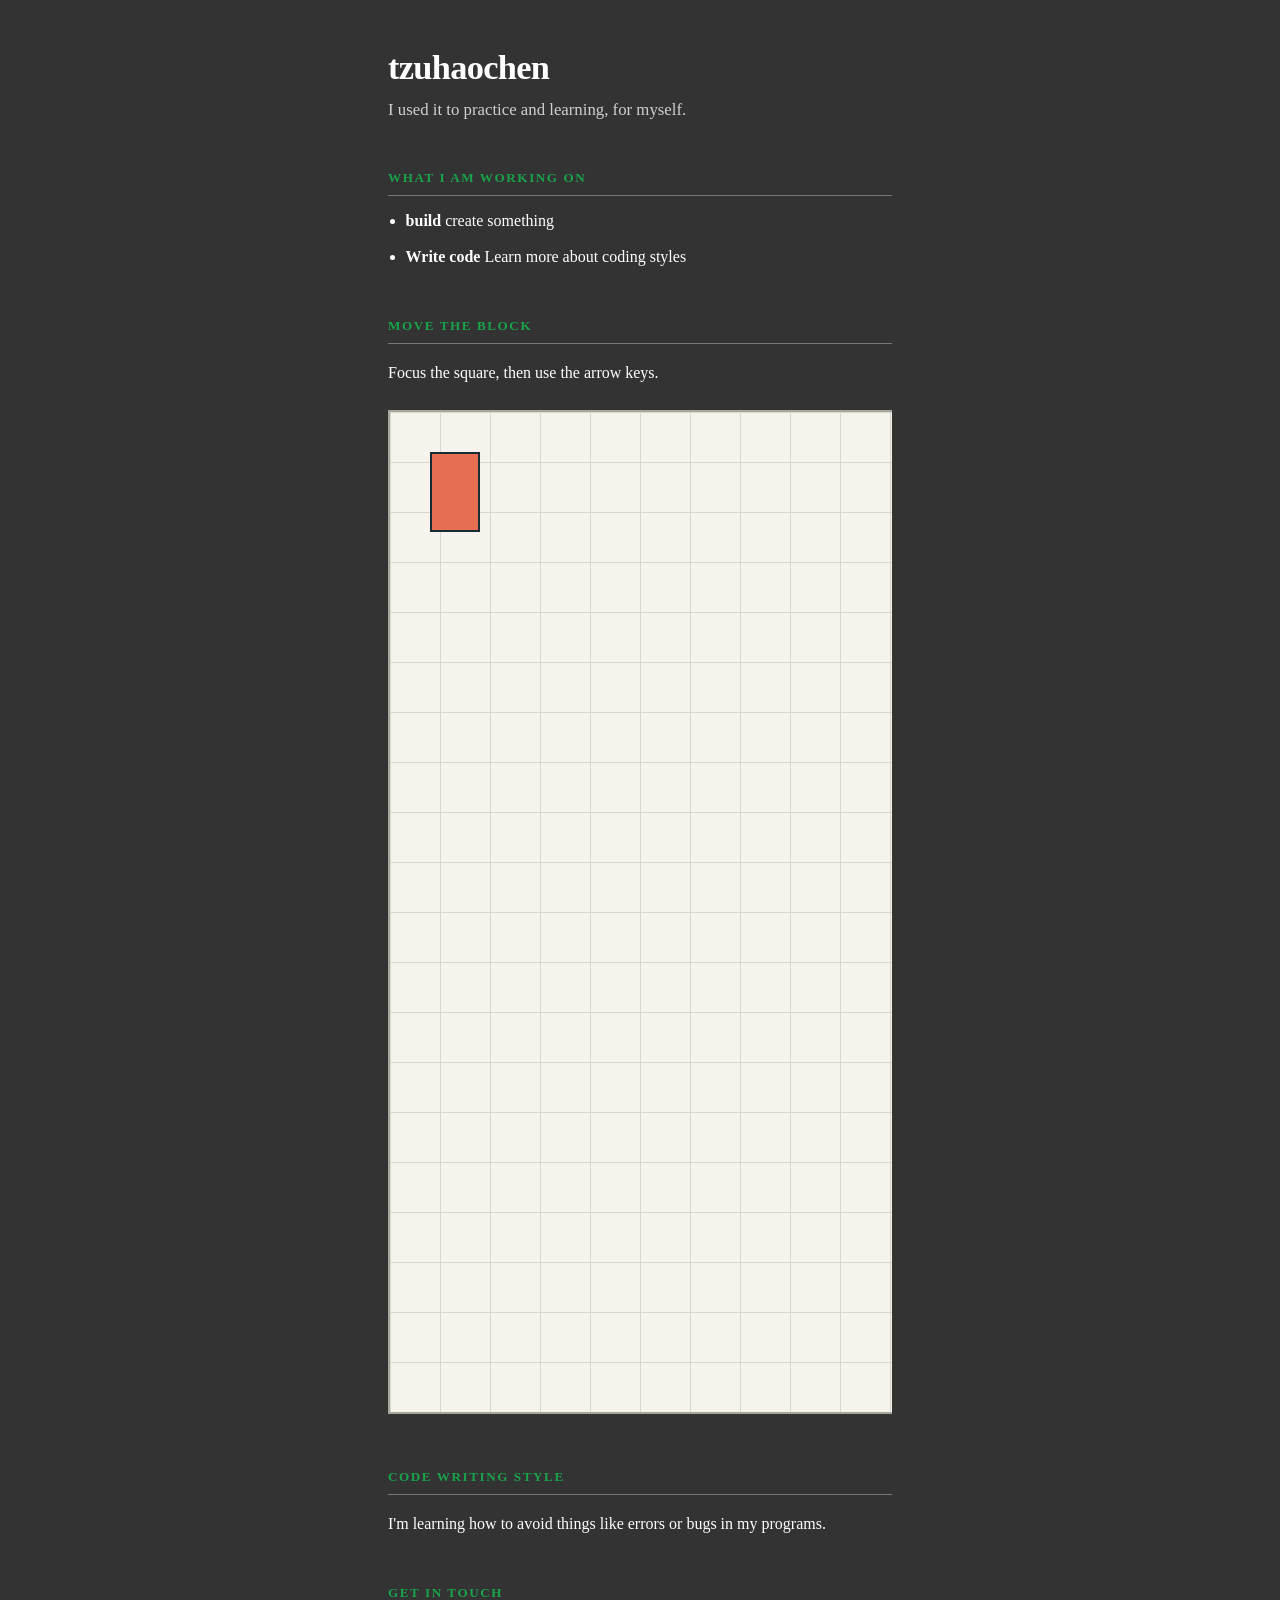
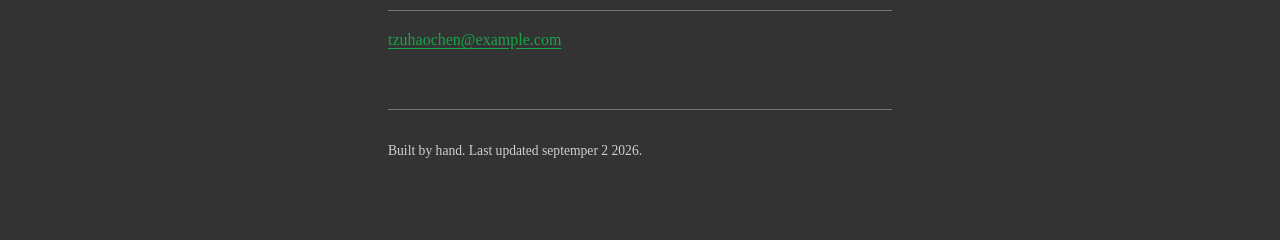
<file: index.html>
<!doctype html>
<html lang="en">

<head>
  <meta charset="utf-8">
  <meta name="viewport" content="width=device-width, initial-scale=1">

  <!-- CHANGE THIS. It is the name on the browser tab, and it is what Google shows. -->
  <title>tzuhaochen</title>

  <!-- CHANGE THIS TOO. One sentence. It is what shows under your link when someone shares it. -->
  <meta name="description" content="One sentence about who you are and what you make.">

  <link rel="stylesheet" href="styles.css">
  <script src="script.js" defer></script>
</head>

<body>

  <header>
    <!-- Exactly ONE h1 on the page. It is your name. -->
    <h1>tzuhaochen</h1>
    <p class="tagline">I used it to practice and learning, for myself.</p>
  </header>

  <main>

    <section>
      <h2>What I am working on</h2>
      <ul>
        <li><strong>build</strong> create something</li>
        <li><strong>Write code</strong> Learn more about coding styles</li>
      </ul>
    </section>

    <section>
      <h2>Move the block</h2>
      <p>Focus the square, then use the arrow keys.</p>
      <div class="game-viewport">
        <div class="game-board" tabindex="0" role="group"
          aria-label="1000 by 1000 game board. Use the arrow keys to move the block.">
          <div class="game-block" aria-hidden="true"></div>
        </div>
      </div>
    </section>

    <section>
      <h2>Code writing style</h2>
      <p>
        I'm learning how to avoid things like errors or bugs in my programs.
      </p>
    </section>
    <section>
      <h2>Get in touch</h2>
      <!--
        Put an email you will still control after graduation. If you only have the school one
        today, that is fine — put it in, and change it later. That is what commits are for.
      -->
      <p><a href="mailto:you@example.com">tzuhaochen@example.com</a></p>
    </section>

  </main>

  <footer>
    <p>Built by hand. Last updated <!-- change this when you change the page --> septemper 2 2026.</p>
  </footer>

</body>

</html>
</file>
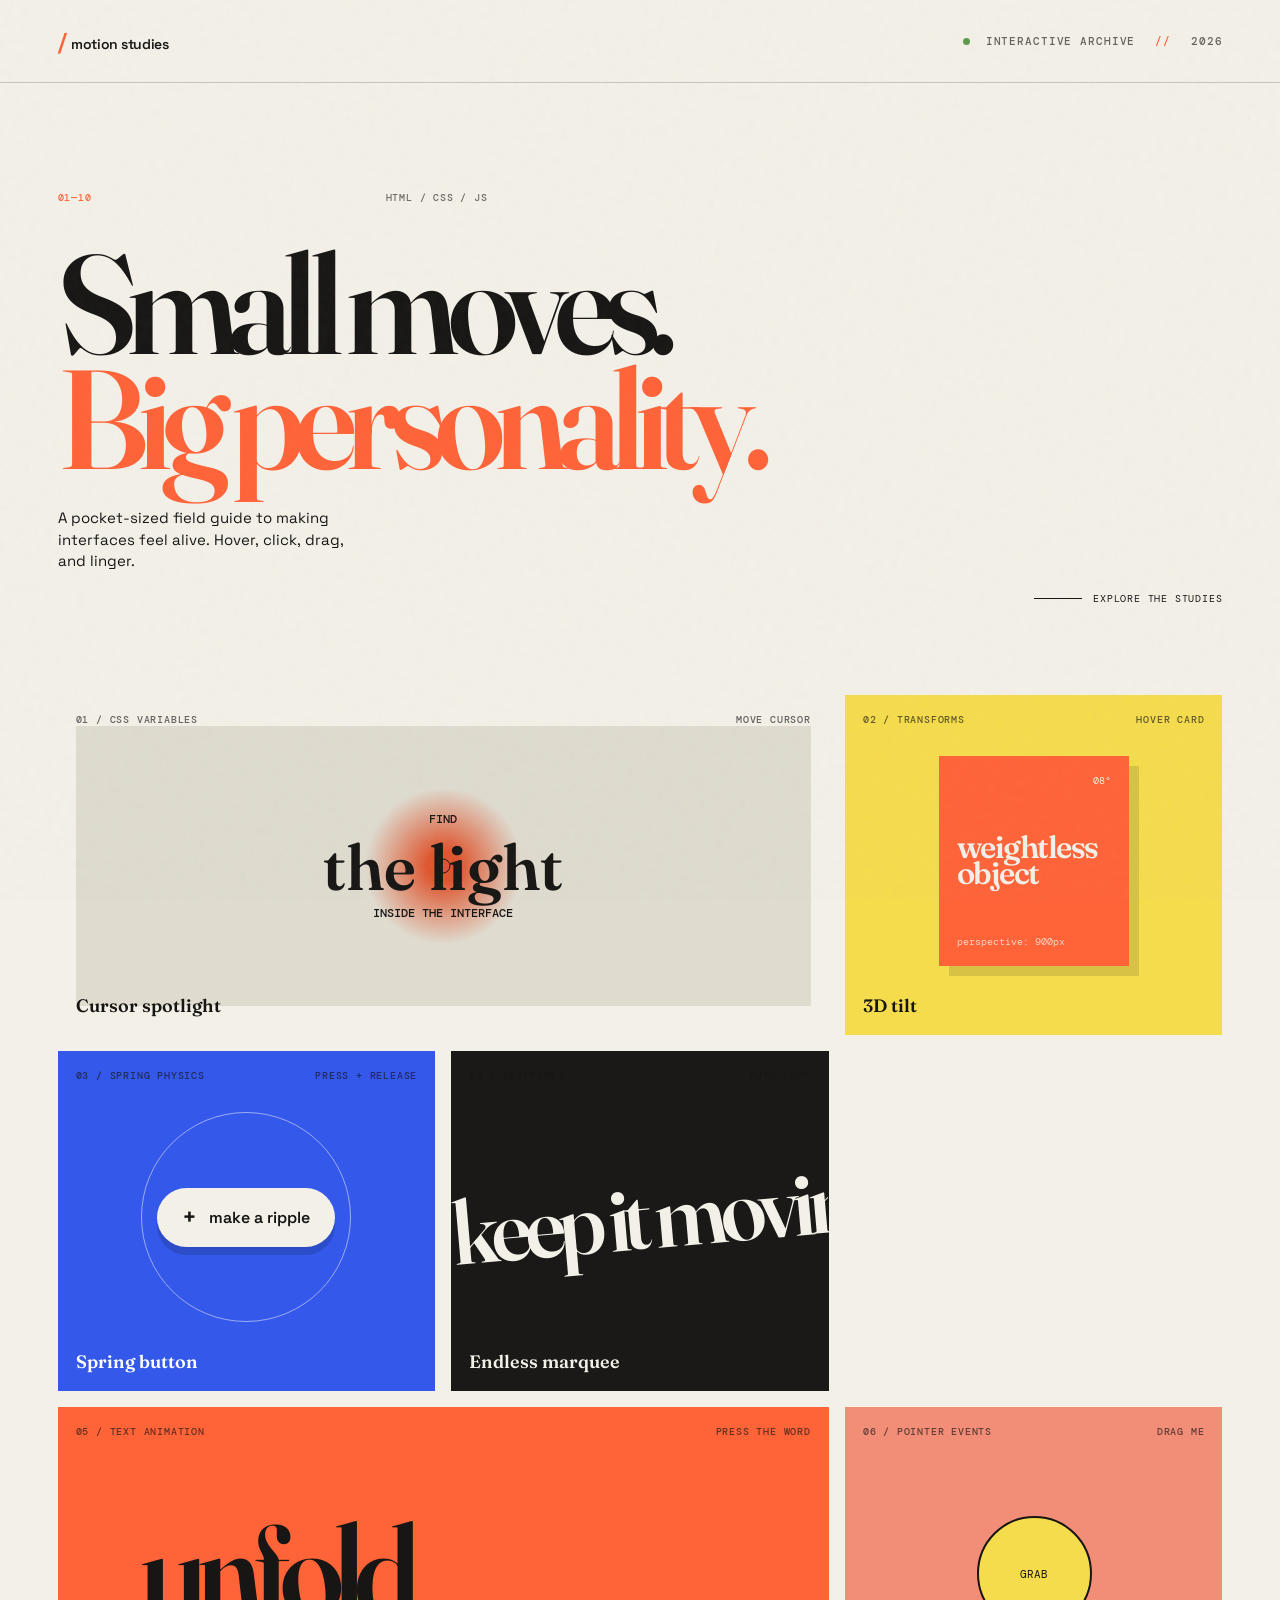
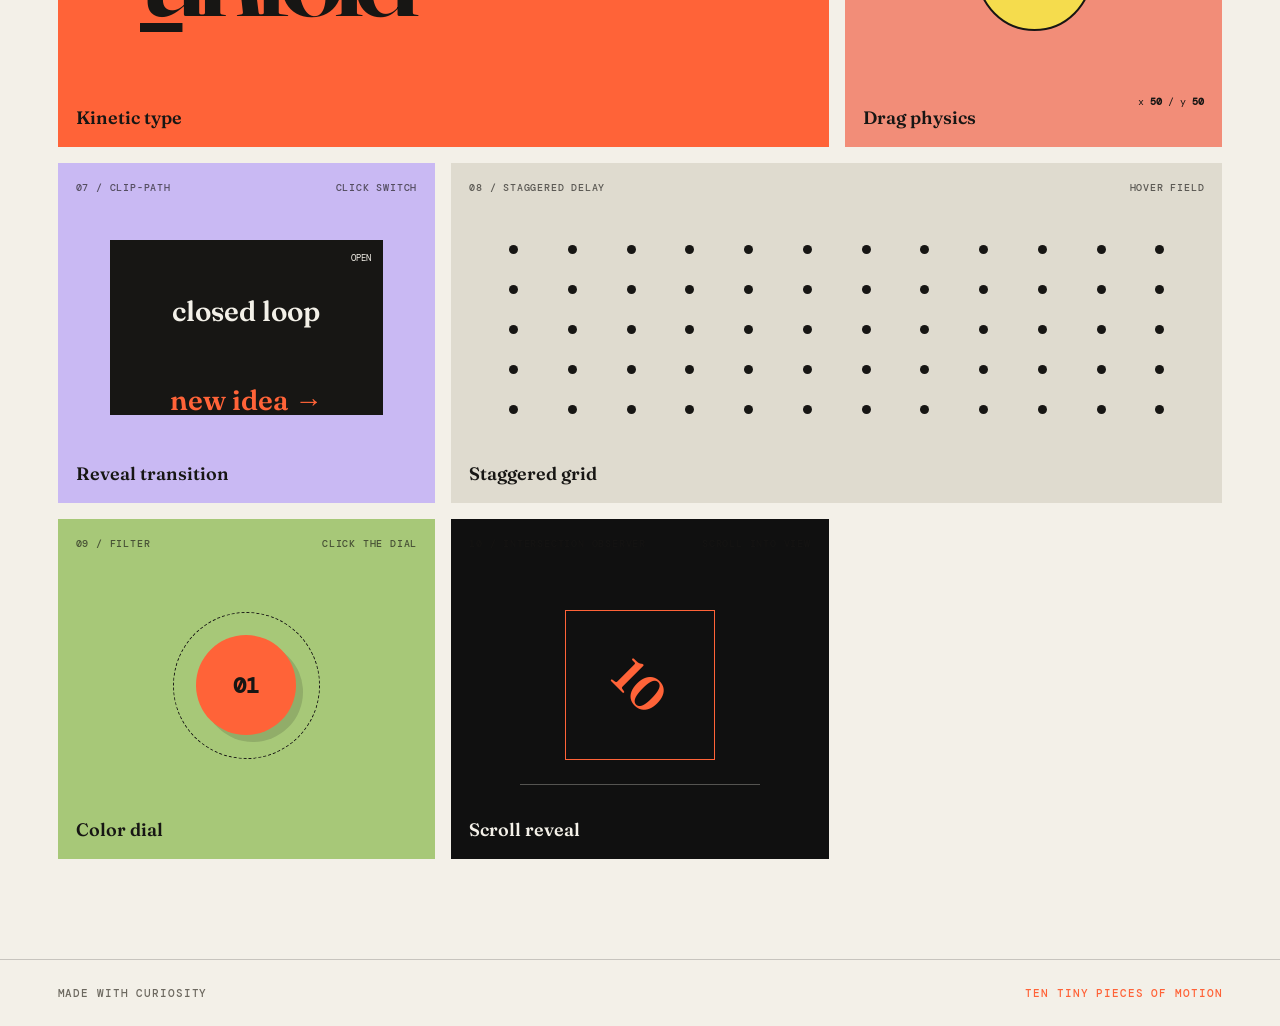
<file: Example-websites/index.html>
<!doctype html>
<html lang="en">

<head>
  <meta charset="utf-8">
  <meta name="viewport" content="width=device-width, initial-scale=1">
  <meta name="description" content="Ten small experiments in expressive HTML, CSS, and JavaScript motion.">
  <title>Motion Studies / 10 small experiments</title>
  <link rel="preconnect" href="https://fonts.googleapis.com">
  <link rel="preconnect" href="https://fonts.gstatic.com" crossorigin>
  <link
    href="https://fonts.googleapis.com/css2?family=DM+Mono:wght@400;500&family=Fraunces:opsz,wght@9..144,600;9..144,700&family=Space+Grotesk:wght@400;500;600;700&display=swap"
    rel="stylesheet">
  <link rel="stylesheet" href="styles.css">
</head>

<body>
  <div class="page-noise" aria-hidden="true"></div>
  <header class="masthead">
    <a class="wordmark" href="#top" aria-label="Motion Studies home"><span class="wordmark-mark">/</span>motion
      studies</a>
    <div class="masthead-meta"><span class="status-dot"></span> interactive archive <span class="meta-slash">//</span>
      2026</div>
  </header>

  <main id="top">
    <section class="intro" aria-labelledby="page-title">
      <div class="intro-kicker"><span>01—10</span><span>HTML / CSS / JS</span></div>
      <h1 id="page-title">Small moves.<br><em>Big personality.</em></h1>
      <p class="intro-copy">A pocket-sized field guide to making interfaces feel alive. Hover, click, drag, and linger.
      </p>
      <a class="scroll-cue" href="#experiments"><span class="scroll-line"></span> explore the studies</a>
    </section>

    <section class="experiment-grid" id="experiments" aria-label="Interactive motion studies">
      <article class="study study-wide study-cursor" data-number="01">
        <div class="study-heading"><span>01 / CSS variables</span><span>move cursor</span></div>
        <div class="cursor-stage" id="cursor-stage">
          <div class="cursor-copy"><span>find</span><strong>the light</strong><span>inside the interface</span></div>
          <div class="cursor-crosshair" aria-hidden="true"></div>
        </div>
        <p class="study-caption">Cursor spotlight</p>
      </article>

      <article class="study study-yellow" data-number="02">
        <div class="study-heading"><span>02 / transforms</span><span>hover card</span></div>
        <div class="tilt-wrap">
          <div class="tilt-card" id="tilt-card"><span
              class="tilt-orbit">08°</span><strong>weightless<br>object</strong><span class="tilt-foot">perspective:
              900px</span></div>
        </div>
        <p class="study-caption">3D tilt</p>
      </article>

      <article class="study study-cobalt" data-number="03">
        <div class="study-heading"><span>03 / spring physics</span><span>press + release</span></div>
        <div class="spring-stage"><button class="spring-button" id="spring-button" type="button"><span
              class="spring-icon">+</span><span>make a ripple</span></button>
          <div class="spring-ring"></div>
        </div>
        <p class="study-caption">Spring button</p>
      </article>

      <article class="study study-dark" data-number="04">
        <div class="study-heading"><span>04 / keyframes</span><span>auto loop</span></div>
        <div class="marquee-stage">
          <div class="marquee-track"><span>keep it moving</span><span aria-hidden="true">✳</span><span>keep it
              moving</span><span aria-hidden="true">✳</span></div>
        </div>
        <p class="study-caption">Endless marquee</p>
      </article>

      <article class="study study-wide study-type" data-number="05">
        <div class="study-heading"><span>05 / text animation</span><span>press the word</span></div>
        <button class="kinetic-word" id="kinetic-word" type="button">unfold<span
            class="kinetic-underline"></span></button>
        <p class="study-caption">Kinetic type</p>
      </article>

      <article class="study study-coral" data-number="06">
        <div class="study-heading"><span>06 / pointer events</span><span>drag me</span></div>
        <div class="drag-stage" id="drag-stage">
          <div class="drag-orb" id="drag-orb"><span>grab</span></div><span class="drag-label">x <b id="drag-x">50</b> /
            y <b id="drag-y">50</b></span>
        </div>
        <p class="study-caption">Drag physics</p>
      </article>

      <article class="study study-lilac" data-number="07">
        <div class="study-heading"><span>07 / clip-path</span><span>click switch</span></div>
        <button class="reveal-door" id="reveal-door" type="button"><span class="door-top">closed loop</span><span
            class="door-bottom">new idea →</span><span class="door-label">open</span></button>
        <p class="study-caption">Reveal transition</p>
      </article>

      <article class="study study-wide study-grid" data-number="08">
        <div class="study-heading"><span>08 / staggered delay</span><span>hover field</span></div>
        <div class="dot-field" id="dot-field" aria-label="Animated dot field"></div>
        <p class="study-caption">Staggered grid</p>
      </article>

      <article class="study study-green" data-number="09">
        <div class="study-heading"><span>09 / filter</span><span>click the dial</span></div>
        <button class="dial" id="dial" type="button" aria-label="Change color filter"><span
            class="dial-knob"></span><span class="dial-number">01</span></button>
        <p class="study-caption">Color dial</p>
      </article>

      <article class="study study-black" data-number="10">
        <div class="study-heading"><span>10 / intersection observer</span><span>scroll into view</span></div>
        <div class="observer-stage">
          <div class="observer-shape"><span>10</span></div><span class="observer-line"></span>
        </div>
        <p class="study-caption">Scroll reveal</p>
      </article>
    </section>
  </main>

  <footer class="footer"><span>made with curiosity</span><span>ten tiny pieces of motion</span></footer>
  <script>
    console.log("Hello from my site");
  </script>
  <script src="app.js"></script>
</body>

</html>
</file>
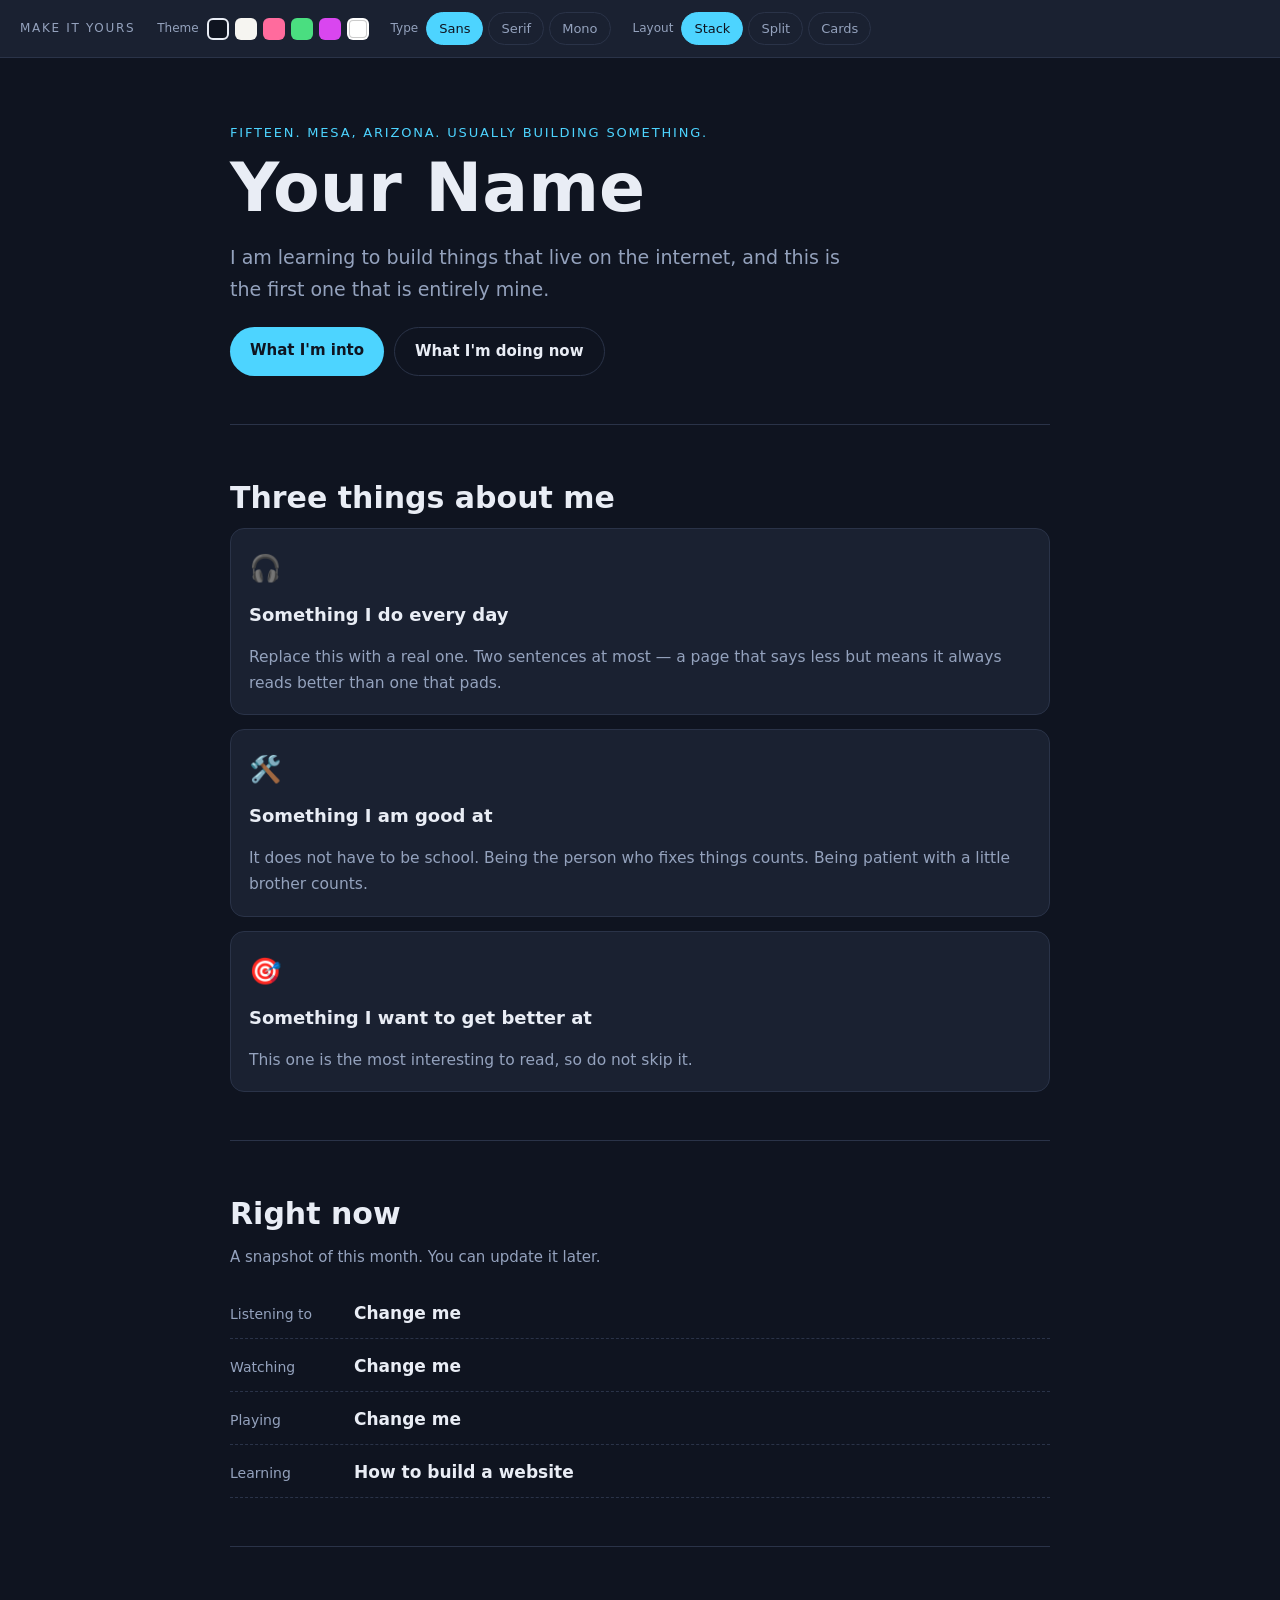
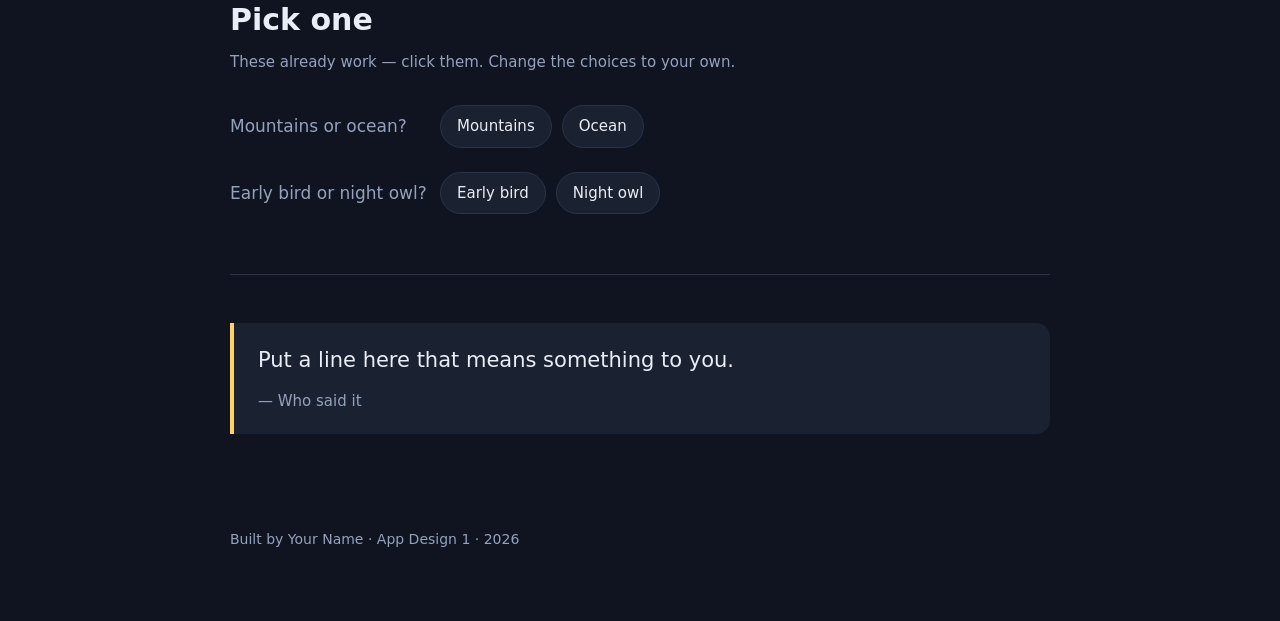
<file: assignments/01-this-is-me/index.html>
<!DOCTYPE html>
<html lang="en" data-theme="midnight" data-font="sans" data-layout="stack">
<head>
  <meta charset="utf-8">
  <meta name="viewport" content="width=device-width, initial-scale=1">

  <!-- TODO 1 — Put your name in the tab.
       This is what shows on the browser tab, not on the page. -->
  <title>This Is Me — Your Name Here</title>

  <link rel="stylesheet" href="styles.css">
</head>
<body>

<!-- ═══════════════════════════════════════════════════════════════════════
     THE CONTROL BAR
     These buttons already work. You do not have to touch them.
     Later in the unit you will learn how they work.
     ═══════════════════════════════════════════════════════════════════ -->
<header class="controls" aria-label="Page controls">
  <span class="controls-label">Make it yours</span>

  <div class="control">
    <span class="control-name">Theme</span>
    <div class="swatches" data-control="theme">
      <button data-value="midnight" class="sw sw-midnight" aria-label="Midnight"></button>
      <button data-value="paper"    class="sw sw-paper"    aria-label="Paper"></button>
      <button data-value="sunset"   class="sw sw-sunset"   aria-label="Sunset"></button>
      <button data-value="forest"   class="sw sw-forest"   aria-label="Forest"></button>
      <button data-value="candy"    class="sw sw-candy"    aria-label="Candy"></button>
      <button data-value="mono"     class="sw sw-mono"     aria-label="Mono"></button>
    </div>
  </div>

  <div class="control">
    <span class="control-name">Type</span>
    <div class="pills" data-control="font">
      <button data-value="sans">Sans</button>
      <button data-value="serif">Serif</button>
      <button data-value="mono">Mono</button>
    </div>
  </div>

  <div class="control">
    <span class="control-name">Layout</span>
    <div class="pills" data-control="layout">
      <button data-value="stack">Stack</button>
      <button data-value="split">Split</button>
      <button data-value="cards">Cards</button>
    </div>
  </div>
</header>

<main>

  <!-- ═════════════════════════════════════════════════════════════════════
       SECTION 1 — THE HERO
       This is the first thing anyone sees. Make it sound like you.
       ═══════════════════════════════════════════════════════════════════ -->
  <section class="hero">
    <!-- TODO 2 — Replace this with something true about you in 3-5 words.
         Not "Welcome to my website". Something only you would write. -->
    <p class="eyebrow">Fifteen. Mesa, Arizona. Usually building something.</p>

    <!-- TODO 3 — Your name. This is the biggest text on the page. -->
    <h1>Your Name</h1>

    <!-- TODO 4 — One sentence. What should someone know about you first? -->
    <p class="lede">
      I am learning to build things that live on the internet, and this is the
      first one that is entirely mine.
    </p>

    <!-- TODO 5 — Change these two buttons to say what YOU want them to say. -->
    <div class="hero-actions">
      <a class="btn btn-solid" href="#things">What I'm into</a>
      <a class="btn btn-ghost" href="#now">What I'm doing now</a>
    </div>
  </section>

  <!-- ═════════════════════════════════════════════════════════════════════
       SECTION 2 — THREE THINGS
       ═══════════════════════════════════════════════════════════════════ -->
  <section id="things">
    <h2>Three things about me</h2>

    <div class="grid">
      <!-- TODO 6 — Replace all three cards. Keep the shape, change the words.
           The emoji is just text — swap it for any character you like. -->
      <article class="card" data-reveal>
        <span class="card-icon">🎧</span>
        <h3>Something I do every day</h3>
        <p>Replace this with a real one. Two sentences at most — a page that
           says less but means it always reads better than one that pads.</p>
      </article>

      <article class="card" data-reveal>
        <span class="card-icon">🛠️</span>
        <h3>Something I am good at</h3>
        <p>It does not have to be school. Being the person who fixes things
           counts. Being patient with a little brother counts.</p>
      </article>

      <article class="card" data-reveal>
        <span class="card-icon">🎯</span>
        <h3>Something I want to get better at</h3>
        <p>This one is the most interesting to read, so do not skip it.</p>
      </article>
    </div>
  </section>

  <!-- ═════════════════════════════════════════════════════════════════════
       SECTION 3 — THE NOW LIST
       ═══════════════════════════════════════════════════════════════════ -->
  <section id="now">
    <h2>Right now</h2>
    <p class="section-note">A snapshot of this month. You can update it later.</p>

    <!-- TODO 7 — Change every line. Add or delete rows: copy a whole
         <li> ... </li> block to add one, delete the block to remove one. -->
    <ul class="nowlist">
      <li><span class="now-k">Listening to</span><span class="now-v">Change me</span></li>
      <li><span class="now-k">Watching</span><span class="now-v">Change me</span></li>
      <li><span class="now-k">Playing</span><span class="now-v">Change me</span></li>
      <li><span class="now-k">Learning</span><span class="now-v">How to build a website</span></li>
    </ul>
  </section>

  <!-- ═════════════════════════════════════════════════════════════════════
       SECTION 4 — THE PICK-ONE
       Click the options. The page remembers your answer.
       ═══════════════════════════════════════════════════════════════════ -->
  <section>
    <h2>Pick one</h2>
    <p class="section-note">These already work — click them. Change the choices to your own.</p>

    <!-- TODO 8 — Write two of your own either/or questions.
         Change the text inside the buttons. -->
    <div class="picker" data-picker="q1">
      <span class="picker-q">Mountains or ocean?</span>
      <button data-pick="Mountains">Mountains</button>
      <button data-pick="Ocean">Ocean</button>
    </div>

    <div class="picker" data-picker="q2">
      <span class="picker-q">Early bird or night owl?</span>
      <button data-pick="Early bird">Early bird</button>
      <button data-pick="Night owl">Night owl</button>
    </div>
  </section>

  <!-- ═════════════════════════════════════════════════════════════════════
       SECTION 5 — THE QUOTE
       ═══════════════════════════════════════════════════════════════════ -->
  <section>
    <!-- TODO 9 — A line you actually like. A lyric, a saying, your own words. -->
    <blockquote>
      <p>Put a line here that means something to you.</p>
      <cite>— Who said it</cite>
    </blockquote>
  </section>

</main>

<footer>
  <!-- TODO 10 — Your name and the year. -->
  <p>Built by Your Name · App Design 1 · 2026</p>
</footer>

<!-- app.js is DONE FOR YOU. Do not edit it yet — we open it in Unit 03. -->
<script src="app.js"></script>
</body>
</html>
</file>
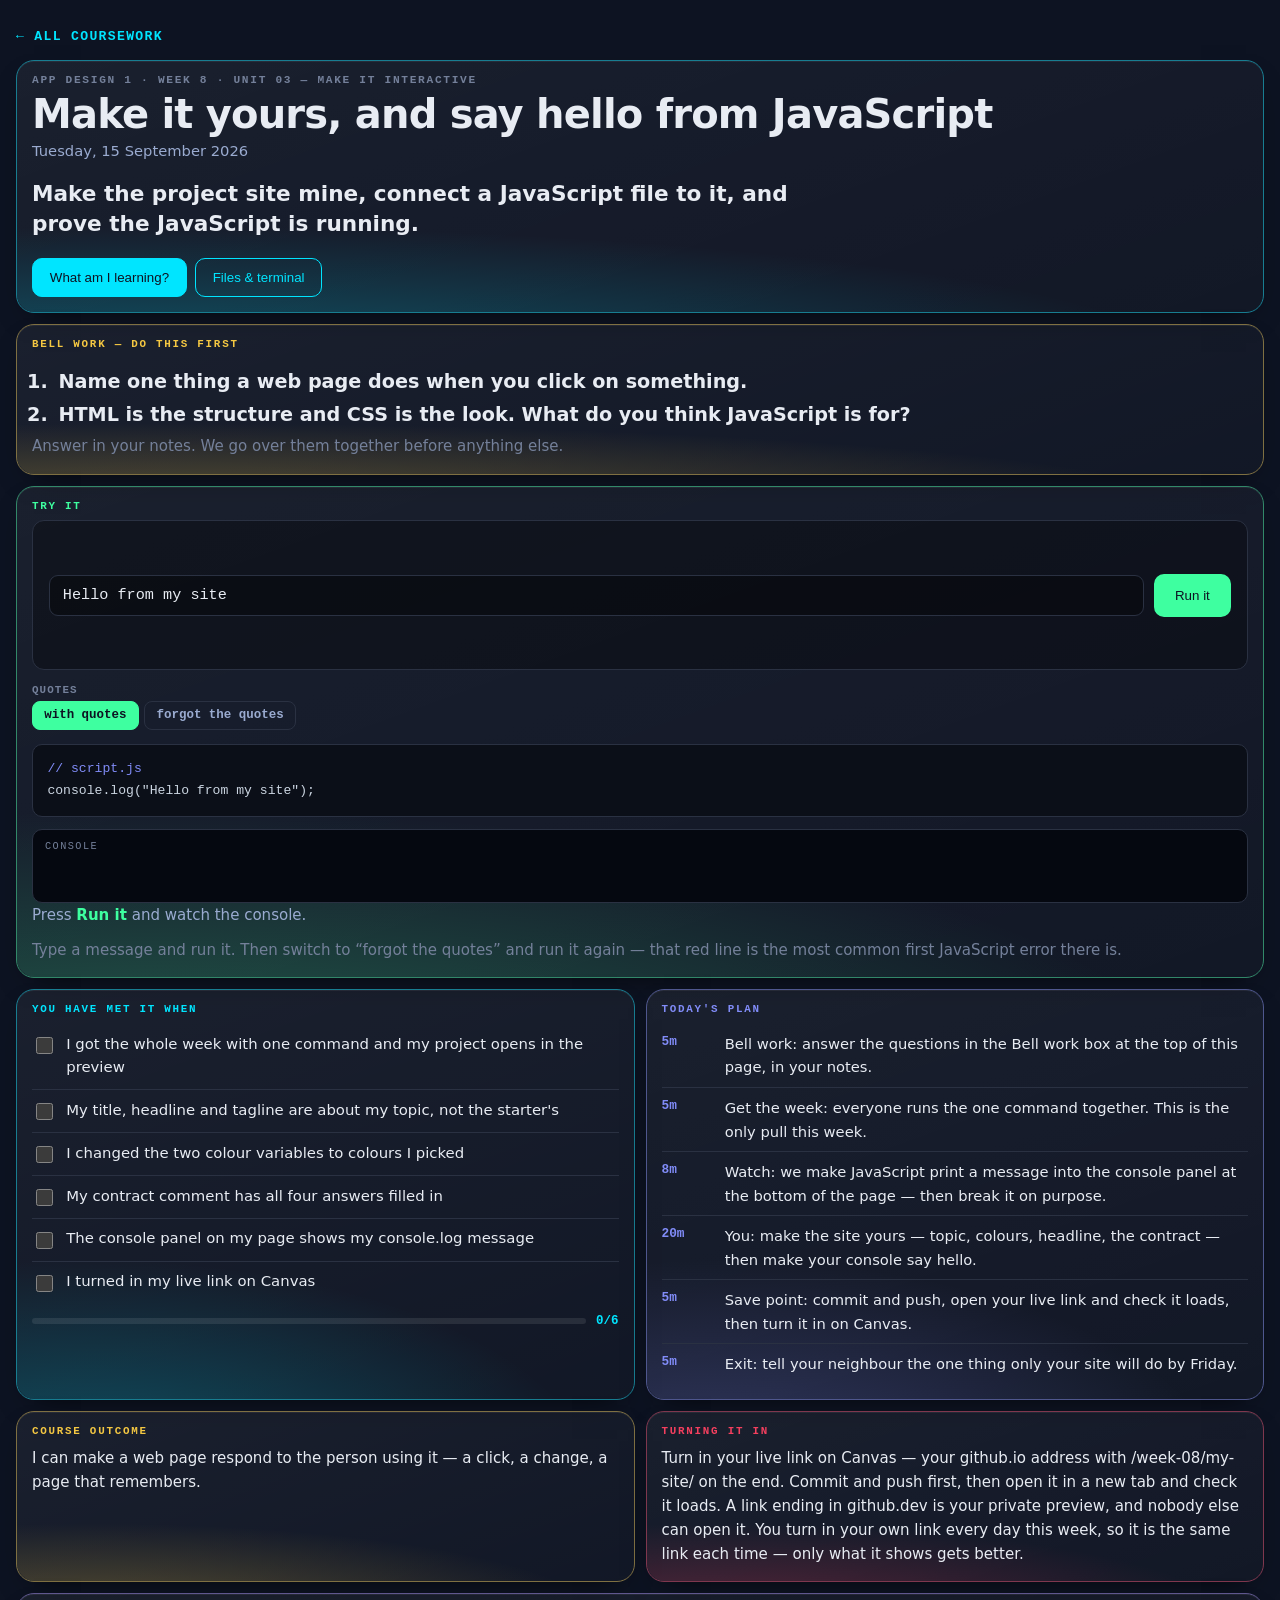
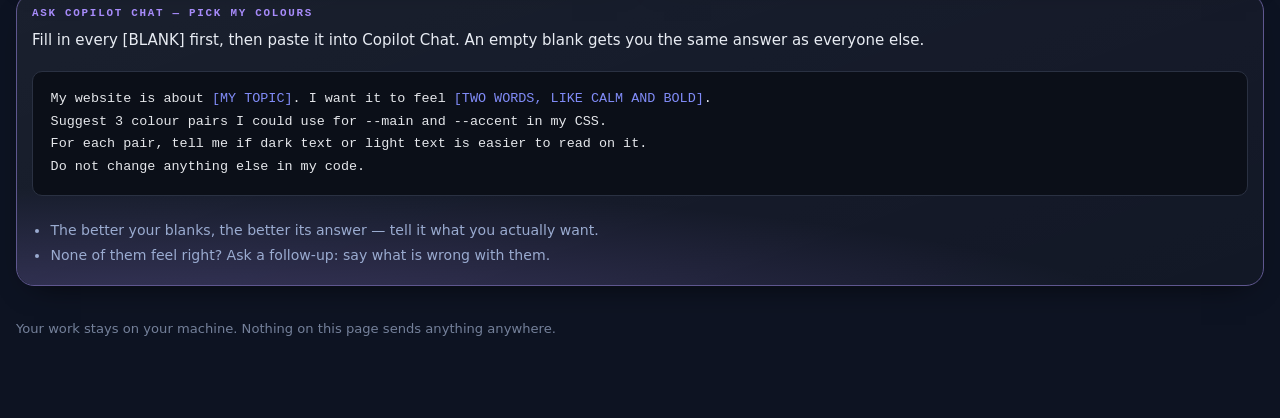
<file: week-08/day-1/index.html>
<!doctype html>
<html lang="en">
<head>
<meta charset="utf-8">
<meta name="viewport" content="width=device-width,initial-scale=1">
<title>Make it yours, and say hello from JavaScript — App Design 1</title>
<meta name="color-scheme" content="dark">
<style>
:root{--acc:var(--ss-cyan,#00e5ff)}
*{box-sizing:border-box}
body{margin:0;background:var(--ss-void,#0d1322);color:var(--ss-bone,#e8ecf3);
  font:16px/1.6 var(--ss-body,"Inter",system-ui,sans-serif);padding:1.4rem 1rem 5rem}
.wrap{max-width:96rem;margin:0 auto}
a.back{display:inline-block;color:var(--acc);text-decoration:none;font:600 .82rem/1 var(--ss-mono,ui-monospace,monospace);
  letter-spacing:.1em;text-transform:uppercase;margin:0 0 1rem}

/* ── the grid: the dashboard's, verbatim in behaviour ───────────────────── */
.bento{display:grid;gap:11px;grid-template-columns:repeat(4,minmax(0,1fr));align-items:stretch}
.bento > *{grid-column:span 2}
.bento > .w1{grid-column:span 1}
.bento > .w4{grid-column:span 4}
/* Height-matching only helps when the tiles in a row are already close. On a phone
   two tiles share a row and one of them is a five-item plan — stretched, its short
   neighbour grew 729px of empty gradient. Ragged is correct at this size. */
@media (max-width:760px){.bento{grid-template-columns:repeat(6,minmax(0,1fr));gap:7px;align-items:start}
  .bento > *{grid-column:span 3} .bento > .w1{grid-column:span 3} .bento > .w4{grid-column:span 6}}
@media (min-width:1500px){.bento{grid-template-columns:repeat(8,minmax(0,1fr))}
  .bento > *{grid-column:span 2} .bento > .w1{grid-column:span 2} .bento > .w4{grid-column:span 8}
  /* the lab keeps six columns and the criteria ride alongside it, so the widest
     screen gains density rather than gaining empty space */
  .bento > .lab{grid-column:span 6} .bento > .lab + *{grid-column:span 2}
  /* The plan is five rows of prose next to two tiles of three lines each. Stretched
     into one row the short pair inflate into dead space, which looks worse than the
     raggedness it was fixing. So the plan takes a narrow column two rows tall and the
     other two stack beside it — the row fills, nothing is padded out to match. */
  .bento > .t-plan{grid-column:span 3;grid-row:span 2}
  .bento > .t-clo, .bento > .t-turn{grid-column:span 5}}

/* ── the tile ───────────────────────────────────────────────────────────── */
.tl{position:relative;overflow:hidden;border-radius:18px;padding:14px 15px 15px;display:flex;flex-direction:column;
  background:linear-gradient(160deg,rgba(255,255,255,.055),rgba(255,255,255,.02));
  border:1px solid color-mix(in srgb, var(--acc) 42%, var(--ss-border,#2a3142));
  box-shadow:0 1px 0 rgba(255,255,255,.06) inset,0 12px 30px -18px rgba(0,0,0,.9);
  transition:transform .16s var(--ss-ease,cubic-bezier(.2,.7,.3,1)),border-color .16s}
.tl::after{content:"";position:absolute;inset:0;pointer-events:none;border-radius:inherit;
  background:radial-gradient(125% 85% at 12% 122%, var(--acc) 0%, transparent 66%);opacity:.30}
.tl > *{position:relative;z-index:1}
.k{display:block;font:600 .68rem/1 var(--ss-mono,ui-monospace,monospace);letter-spacing:.16em;
  text-transform:uppercase;color:var(--acc);margin:0 0 .55rem}

/* hero */
.hero{--acc:var(--ss-cyan,#00e5ff)}
.hero .eyebrow{font:600 .7rem/1 var(--ss-mono,ui-monospace,monospace);letter-spacing:.15em;
  text-transform:uppercase;color:var(--ss-faint,#74809a)}
.hero h1{font-family:var(--ss-display,"Syne",system-ui,sans-serif);font-size:clamp(1.5rem,3.4vw,2.5rem);
  line-height:1.08;letter-spacing:-.02em;margin:.45rem 0 .2rem}
.hero .when{color:var(--ss-mist,#9aabd0);font-size:.92rem;margin:0 0 1rem}
.hero .slo{font-size:clamp(1.05rem,1.7vw,1.35rem);font-weight:600;line-height:1.42;margin:0;max-width:52rem}
.hero .row{display:flex;flex-wrap:wrap;gap:.5rem;margin-top:1.1rem}

button.b{cursor:pointer;font:600 .84rem/1 inherit;padding:.7rem 1.05rem;border-radius:10px;
  border:1px solid var(--acc);background:transparent;color:var(--acc);transition:background .15s,color .15s}
button.b:hover{background:var(--acc);color:var(--ss-void,#0d1322)}
button.b.solid{background:var(--acc);color:var(--ss-void,#0d1322)}
button.b.solid:hover{filter:brightness(1.12)}
a.b{display:inline-block;text-decoration:none}

/* success criteria */
.sc{list-style:none;margin:0;padding:0}
.sc li{border-bottom:1px solid var(--ss-border,#2a3142)}
.sc li:last-child{border-bottom:0}
.sc label{display:flex;gap:.65rem;align-items:flex-start;padding:.55rem 0;cursor:pointer;font-size:.93rem}
.sc input{margin-top:.28rem;width:1.05rem;height:1.05rem;accent-color:var(--acc);flex:none}
.sc input:checked + span{color:var(--ss-faint,#74809a);text-decoration:line-through}
.prog{display:flex;align-items:center;gap:.6rem;margin-top:.7rem}
.prog .bar{flex:1;height:6px;border-radius:99px;background:rgba(255,255,255,.09);overflow:hidden}
.prog .bar i{display:block;height:100%;width:0;background:var(--acc);transition:width .25s}
.prog b{font:700 .78rem/1 var(--ss-mono,ui-monospace,monospace);color:var(--acc)}

/* plan */
.plan{list-style:none;margin:0;padding:0}
.plan li{display:flex;gap:.75rem;padding:.5rem 0;border-bottom:1px solid var(--ss-border,#2a3142);font-size:.92rem}
.plan li:last-child{border-bottom:0}
.plan .m{flex:none;width:3.2rem;font:700 .8rem/1.55 var(--ss-mono,ui-monospace,monospace);color:var(--acc)}

/* generic tile text */
.tl p{margin:0 0 .7rem;font-size:.94rem}.tl p:last-child{margin:0}
.tl .big{font-size:1.02rem;line-height:1.5}

/* ── the lab ────────────────────────────────────────────────────────────── */
.lab{--acc:var(--ss-green,#3effa0)}
.lab .stage{background:rgba(0,0,0,.32);border:1px solid var(--ss-border,#2a3142);border-radius:12px;
  padding:16px;min-height:0;height:clamp(150px,20vh,190px);display:flex}
.lab .stage .fx{flex:1;display:flex;gap:10px;transition:all .28s var(--ss-ease,cubic-bezier(.2,.7,.3,1))}
.lab .box{background:color-mix(in srgb,var(--acc) 30%,transparent);border:1px solid var(--acc);
  border-radius:9px;padding:.7rem .9rem;font:700 .82rem/1.3 var(--ss-mono,ui-monospace,monospace);
  color:var(--ss-bone,#e8ecf3);display:grid;place-items:center;transition:all .28s}
.lab .box.b2{min-height:64px}.lab .box.b3{min-height:88px}
.ctrls{margin-top:.9rem;display:grid;gap:.7rem}
.ctrl .cn{font:600 .68rem/1 var(--ss-mono,ui-monospace,monospace);letter-spacing:.1em;text-transform:uppercase;
  color:var(--ss-faint,#74809a);margin-bottom:.35rem}
.seg{display:flex;flex-wrap:wrap;gap:.35rem}
.seg button{cursor:pointer;font:600 .78rem/1 var(--ss-mono,ui-monospace,monospace);padding:.45rem .7rem;
  border-radius:8px;border:1px solid var(--ss-border,#2a3142);background:transparent;color:var(--ss-mist,#9aabd0)}
.seg button[aria-pressed=true]{background:var(--acc);border-color:var(--acc);color:var(--ss-void,#0d1322)}
.readout{margin-top:.9rem;background:#0b0f18;border:1px solid var(--ss-border,#2a3142);border-radius:10px;
  padding:.8rem .9rem;font:.82rem/1.7 var(--ss-mono,ui-monospace,monospace);color:#cbd5e1;overflow-x:auto}
.readout .p{color:var(--ss-peri,#818cf8)}.readout .v{color:var(--ss-green,#3effa0)}
.axis{margin-top:.75rem;font-size:.87rem;color:var(--ss-mist,#9aabd0)}
.axis b{color:var(--acc)}
.slid{width:100%;accent-color:var(--acc)}

/* ── modal ──────────────────────────────────────────────────────────────── */
dialog{border:none;padding:0;background:transparent;max-width:min(46rem,94vw);width:100%}
dialog::backdrop{background:rgba(6,9,16,.74)}
.sheet{background:var(--ss-ink,#161d31);border:1px solid var(--ss-border,#2a3142);border-radius:18px;
  padding:1.4rem 1.5rem;color:var(--ss-bone,#e8ecf3);max-height:84vh;overflow:auto}
.sheet h3{font-family:var(--ss-display,"Syne",system-ui,sans-serif);font-size:1.25rem;margin:0 0 .8rem}
.sheet p{font-size:.98rem;margin:0 0 .9rem}
.sheet .x{position:sticky;top:0;float:right;cursor:pointer;background:transparent;border:1px solid var(--ss-border,#2a3142);
  color:var(--ss-mist,#9aabd0);border-radius:8px;font:600 .75rem/1 var(--ss-mono,ui-monospace,monospace);padding:.45rem .6rem}
.sheet img{width:100%;height:auto;border-radius:10px;border:1px solid var(--ss-border,#2a3142)}
pre.code{background:#0b0f18;border:1px solid var(--ss-border,#2a3142);border-radius:10px;padding:1rem 1.1rem;
  overflow-x:auto;font:.84rem/1.7 var(--ss-mono,ui-monospace,monospace);color:#e5e7eb;margin:.5rem 0;position:relative}
pre.code b{color:var(--ss-peri,#818cf8);font-weight:400}
.codewrap{position:relative}
.codewrap .cp{position:absolute;top:.55rem;right:.55rem;cursor:pointer;border:1px solid #3b4252;background:#1c2230;
  color:var(--ss-peri,#818cf8);font:600 .72rem/1 var(--ss-mono,ui-monospace,monospace);letter-spacing:.06em;
  text-transform:uppercase;padding:.42rem .65rem;border-radius:6px}
.codewrap .cp.ok{background:#064e3b;border-color:#10b981;color:#6ee7b7}
.files{list-style:none;margin:.5rem 0 0;padding:0}
.files li{padding:.5rem 0;border-top:1px solid var(--ss-border,#2a3142)}
.files a{color:var(--acc);font:600 .9rem/1.5 var(--ss-mono,ui-monospace,monospace);text-decoration:none}
.files span{display:block;color:var(--ss-faint,#74809a);font-size:.85rem;margin-top:.1rem}
.who{display:flex;gap:.7rem;flex-wrap:wrap;margin:0 0 .8rem}
.who label{flex:1 1 9rem;font:600 .7rem/1 var(--ss-mono,ui-monospace,monospace);letter-spacing:.08em;
  text-transform:uppercase;color:var(--ss-faint,#74809a)}
.who input{display:block;width:100%;margin-top:.35rem;padding:.55rem .65rem;font:inherit;color:var(--ss-bone,#e8ecf3);
  background:rgba(0,0,0,.3);border:1px solid var(--ss-border,#2a3142);border-radius:8px}
.who input:focus{outline:none;border-color:var(--acc)}
.hint{color:var(--ss-faint,#74809a);font-size:.85rem;margin:.6rem 0 0}
footer{max-width:96rem;margin:2rem auto 0;color:var(--ss-faint,#74809a);font-size:.82rem}

/* ── JavaScript labs ────────────────────────────────────────────────────────
   A JavaScript day has no box to push around; what it has is a console that talks back.
   So these labs carry a small console, styled like the real one, and every lab's readout
   is the exact code the student would type into script.js. */
.lab .jsrow{display:flex;flex-wrap:wrap;gap:.6rem;align-items:center;width:100%}
.lab .jsin{flex:1;min-width:10rem;padding:.65rem .8rem;border-radius:9px;border:1px solid var(--ss-border,#2a3142);
  background:rgba(0,0,0,.35);color:var(--ss-bone,#e8ecf3);font:.95rem var(--ss-mono,ui-monospace,monospace)}
.lab .jsin:focus{outline:none;border-color:var(--acc)}
.lab .demo{font:700 .95rem/1 inherit;background:var(--acc);color:#0d1322;border:2px solid var(--acc);
  border-radius:10px;padding:.75rem 1.2rem;cursor:pointer;transition:filter .15s,transform .1s}
.lab .demo:hover{filter:brightness(1.12)}.lab .demo:active{transform:translateY(2px)}
.lab .demo:focus-visible{outline:none;box-shadow:0 0 0 4px rgba(255,255,255,.35)}
.lab .val{font:700 clamp(1.3rem,3vw,2.1rem)/1.15 var(--ss-display,system-ui,sans-serif);color:var(--ss-bone,#e8ecf3)}
.lab .stage.col{flex-direction:column;align-items:flex-start;justify-content:center;gap:.8rem;height:auto;min-height:150px}
.devcon{margin-top:.8rem;background:#050810;border:1px solid var(--ss-border,#2a3142);border-radius:10px;
  min-height:4.6rem;max-height:9rem;overflow:auto;padding:.5rem .75rem;font:.8rem/1.6 var(--ss-mono,ui-monospace,monospace)}
.devcon .hd{color:var(--ss-faint,#74809a);font-size:.64rem;letter-spacing:.14em;text-transform:uppercase;margin-bottom:.25rem}
.devcon .ok{color:#e5e7eb}.devcon .ok::before{content:"› ";color:var(--ss-faint,#74809a)}
.devcon .err{color:#fca5a5;background:rgba(244,63,94,.12);border-radius:5px;padding:0 .35rem}

/* ── Bell work ──────────────────────────────────────────────────────────── */
.bellq{margin:.2rem 0 0;padding-left:1.4rem;font-size:clamp(1rem,1.5vw,1.2rem);font-weight:600;line-height:1.45}
.bellq li{margin:.35rem 0;padding-left:.25rem}

/* ── Ask Copilot Chat ───────────────────────────────────────────────────── */
.t-prompt pre.code{white-space:pre-wrap}
.t-prompt .rules{margin:.7rem 0 0;padding-left:1.15rem;font-size:.88rem;color:var(--ss-mist,#9aabd0)}
.t-prompt .rules li{margin:.2rem 0}
</style>
</head>
<body>
<div class="wrap">
  <a class="back" href="../../">&larr; All coursework</a>
  <div class="bento">
    <section class="tl hero w4">
      <div class="eyebrow">App Design 1 &middot; Week 8 &middot; Unit 03 — Make it interactive</div>
      <h1>Make it yours, and say hello from JavaScript</h1>
      <p class="when">Tuesday, 15 September 2026</p>
      <p class="slo">Make the project site mine, connect a JavaScript file to it, and prove the JavaScript is running.</p>
      <div class="row">
        <button class="b solid" data-open="m-read" type="button">What am I learning?</button>
        
        <button class="b" data-open="m-files" type="button">Files &amp; terminal</button>
      </div>
    </section>
    <section class="tl w4 t-bell" style="--acc:var(--ss-gold,#f5c842)">
      <span class="k">Bell work — do this first</span>
      <ol class="bellq"><li>Name one thing a web page does when you click on something.</li><li>HTML is the structure and CSS is the look. What do you think JavaScript is for?</li></ol>
      <p class="hint">Answer in your notes. We go over them together before anything else.</p>
    </section>
    <section class="tl lab w4" id="lab" data-lab="console">
      <span class="k">Try it</span>
      <div class="stage col"><div class="jsrow">
        <input class="jsin" id="cin" type="text" value="Hello from my site" aria-label="Your message">
        <button class="demo" id="crun" type="button">Run it</button>
      </div></div>
      <div class="ctrls"><div class="ctrl"><div class="cn">quotes</div><div class="seg" data-prop="quotes">
      <button type="button" data-v="with" aria-pressed="true">with quotes</button><button type="button" data-v="forgot" aria-pressed="false">forgot the quotes</button>
    </div></div></div>
      <div class="readout" id="ro"></div>
      <div class="devcon" id="cout"><div class="hd">Console</div></div>
      <p class="axis" id="axis">Press <b>Run it</b> and watch the console.</p>
      <p class="hint">Type a message and run it. Then switch to “forgot the quotes” and run it again — that red line is the most common first JavaScript error there is.</p>
    </section>
    <section class="tl">
      <span class="k">You have met it when</span>
      <ul class="sc"><li><label><input type="checkbox" data-sc="0"><span>I got the whole week with one command and my project opens in the preview</span></label></li><li><label><input type="checkbox" data-sc="1"><span>My title, headline and tagline are about my topic, not the starter's</span></label></li><li><label><input type="checkbox" data-sc="2"><span>I changed the two colour variables to colours I picked</span></label></li><li><label><input type="checkbox" data-sc="3"><span>My contract comment has all four answers filled in</span></label></li><li><label><input type="checkbox" data-sc="4"><span>The console panel on my page shows my console.log message</span></label></li><li><label><input type="checkbox" data-sc="5"><span>I turned in my live link on Canvas</span></label></li></ul>
      <div class="prog"><div class="bar"><i id="scbar"></i></div><b id="scnum">0/6</b></div>
    </section>
    <section class="tl t-plan" style="--acc:var(--ss-peri,#818cf8)">
      <span class="k">Today's plan</span>
      <ul class="plan"><li><span class="m">5m</span><span>Bell work: answer the questions in the Bell work box at the top of this page, in your notes.</span></li><li><span class="m">5m</span><span>Get the week: everyone runs the one command together. This is the only pull this week.</span></li><li><span class="m">8m</span><span>Watch: we make JavaScript print a message into the console panel at the bottom of the page — then break it on purpose.</span></li><li><span class="m">20m</span><span>You: make the site yours — topic, colours, headline, the contract — then make your console say hello.</span></li><li><span class="m">5m</span><span>Save point: commit and push, open your live link and check it loads, then turn it in on Canvas.</span></li><li><span class="m">5m</span><span>Exit: tell your neighbour the one thing only your site will do by Friday.</span></li></ul>
    </section>
    <section class="tl t-clo" style="--acc:var(--ss-gold,#f5c842)">
      <span class="k">Course outcome</span><p>I can make a web page respond to the person using it — a click, a change, a page that remembers.</p>
    </section>
    <section class="tl t-turn" style="--acc:var(--ss-rose,#f43f5e)">
      <span class="k">Turning it in</span><p>Turn in your live link on Canvas — your github.io address with /week-08/my-site/ on the end. Commit and push first, then open it in a new tab and check it loads. A link ending in github.dev is your private preview, and nobody else can open it. You turn in your own link every day this week, so it is the same link each time — only what it shows gets better.</p>
    </section>
    <section class="tl w4 t-prompt" style="--acc:var(--ss-violet,#a78bfa)">
      <span class="k">Ask Copilot Chat — pick my colours</span>
      <p>Fill in every [BLANK] first, then paste it into Copilot Chat. An empty blank gets you the same answer as everyone else.</p>
      <div class="codewrap"><button class="cp" type="button">Copy</button><pre class="code">My website is about <b>[MY TOPIC]</b>. I want it to feel <b>[TWO WORDS, LIKE CALM AND BOLD]</b>.
Suggest 3 colour pairs I could use for --main and --accent in my CSS.
For each pair, tell me if dark text or light text is easier to read on it.
Do not change anything else in my code.</pre></div>
      <ul class="rules"><li>The better your blanks, the better its answer — tell it what you actually want.</li><li>None of them feel right? Ask a follow-up: say what is wrong with them.</li></ul>
    </section>
  </div>
  <footer>Your work stays on your machine. Nothing on this page sends anything anywhere.</footer>
</div>

  <dialog id="m-read"><div class="sheet"><button class="x" data-close type="button">Close</button>
    <h3>What am I learning?</h3><p>This week your site stops just sitting there. By Friday, clicking something on it will do a thing only your site does — and you will have built it yourself, in JavaScript.</p><p>Today is the setup, and it matters more than it sounds. First you get the whole week in one go, so there is nothing to pull again until next week. Then you make the project yours — your topic, your colours, your words — because a feature on somebody else's page is not your feature.</p><p>Last, you prove your JavaScript is running with one line: console.log. The console is where JavaScript talks back to you. School Chromebooks block the browser's own console, so your project has one built in — a panel along the bottom of your page. console.log prints there, and so does every error. When something goes wrong this week, that panel is where it tells you what, so you learn to read it on day one.</p></div></dialog>

  

  <dialog id="m-files"><div class="sheet"><button class="x" data-close type="button">Close</button>
    <h3>Files &amp; terminal</h3>
    <p>Everything for this week is already in your week folder.</p>

    <h3 style="margin-top:1.3rem">Get the whole week — once</h3>
    <p>The whole week comes down in one go — all four days and the project you build in. Run this once, on Tuesday, in the terminal at the bottom of your Codespace.</p>
    <div class="codewrap"><button class="cp" type="button">Copy</button><pre class="code"><b># the whole week in one go — do this once</b>
npx degit coltonsharp-dev/ALA2627-ASD-Coursework/week-08 week-08
cd week-08/my-site
python -m http.server 8000</pre></div>
    <p>Wednesday to Friday there is nothing to pull. Your project is already in week-08/my-site — open it, start the preview with the last line, and keep going.</p>
    <p class="hint">Terminal not co-operating? The Week 8 page has a Download button for the same project. Use it and keep going — do not lose a period to a command.</p>
  </div></dialog>
<script>
var NL = String.fromCharCode(10);
var RC = null;

/* modals */
document.querySelectorAll("[data-open]").forEach(function(b){
  b.addEventListener("click", function(){
    var d = document.getElementById(b.getAttribute("data-open"));
    if (d && d.showModal) d.showModal();
  });
});
document.querySelectorAll("[data-close]").forEach(function(b){
  b.addEventListener("click", function(){ b.closest("dialog").close(); });
});
document.querySelectorAll("dialog").forEach(function(d){
  d.addEventListener("click", function(e){ if (e.target === d) d.close(); });
});

/* success criteria progress */
var scBoxes = [].slice.call(document.querySelectorAll("input[data-sc]"));
var scBar = document.getElementById("scbar"), scNum = document.getElementById("scnum");
function scSync(){
  var n = scBoxes.filter(function(b){ return b.checked; }).length;
  if (scBar) scBar.style.width = (scBoxes.length ? (n / scBoxes.length) * 100 : 0) + "%";
  if (scNum) scNum.textContent = n + "/" + scBoxes.length;
}
scBoxes.forEach(function(b){ b.addEventListener("change", scSync); });
scSync();

/* copy buttons */
document.querySelectorAll(".codewrap .cp").forEach(function(b){
  b.addEventListener("click", function(){
    var t = b.parentElement.querySelector("pre").innerText;
    function done(){ b.textContent = "Copied"; b.classList.add("ok");
      setTimeout(function(){ b.textContent = "Copy"; b.classList.remove("ok"); }, 1600); }
    function fb(){ var r = document.createRange(); r.selectNodeContents(b.parentElement.querySelector("pre"));
      var s = getSelection(); s.removeAllRanges(); s.addRange(r); b.textContent = "Press Ctrl+C";
      setTimeout(function(){ b.textContent = "Copy"; }, 2200); }
    if (navigator.clipboard) navigator.clipboard.writeText(t).then(done, fb); else fb();
  });
});

/* ---- labs ---- */
var fx = document.getElementById("fx"), ro = document.getElementById("ro"), axis = document.getElementById("axis");
var state = {};
function segWire(onChange){
  document.querySelectorAll(".seg").forEach(function(seg){
    var prop = seg.getAttribute("data-prop");
    var pressed = seg.querySelector("[aria-pressed=true]");
    state[prop] = pressed ? pressed.getAttribute("data-v") : null;
    seg.querySelectorAll("button").forEach(function(btn){
      btn.addEventListener("click", function(){
        seg.querySelectorAll("button").forEach(function(o){ o.setAttribute("aria-pressed", "false"); });
        btn.setAttribute("aria-pressed", "true");
        state[prop] = btn.getAttribute("data-v");
        onChange();
      });
    });
  });
  onChange();
}
function css(rules){
  return rules.map(function(r){
    return '<span class="p">' + r[0] + '</span>: <span class="v">' + r[1] + '</span>;';
  }).join("<br>");
}

if (fx && document.querySelector('.seg[data-prop="flex-direction"]')) {
  segWire(function(){
    fx.style.flexDirection  = state["flex-direction"];
    fx.style.justifyContent = state["justify-content"];
    fx.style.alignItems     = state["align-items"];
    ro.innerHTML = ".cards {<br>&nbsp;&nbsp;" + css([
      ["display","flex"],["flex-direction",state["flex-direction"]],
      ["justify-content",state["justify-content"]],["align-items",state["align-items"]]
    ]).split("<br>").join("<br>&nbsp;&nbsp;") + "<br>}";
    var col = state["flex-direction"] === "column";
    axis.innerHTML = col
      ? "Direction is <b>column</b>, so the main axis runs <b>down</b>. justify-content is now moving things <b>vertically</b> and align-items is moving them <b>across</b>. They swapped."
      : "Direction is <b>row</b>, so the main axis runs <b>across</b>. justify-content moves things <b>horizontally</b>, align-items moves them <b>vertically</b>.";
  });
}

if (fx && document.querySelector('.seg[data-prop="tool"]')) {
  var b1 = document.getElementById("sb1"), b2 = document.getElementById("sb2"), b3 = document.getElementById("sb3");
  segWire(function(){
    var n = state["size"] + "px", tool = state["tool"];
    fx.style.gap = tool === "gap" ? n : "0px";
    [b1,b2,b3].forEach(function(b){
      b.style.padding = tool === "padding" ? n : "0.7rem 0.9rem";
      b.style.margin  = tool === "margin"  ? n : "0px";
    });
    ro.innerHTML = tool === "gap"
      ? ".cards {<br>&nbsp;&nbsp;" + css([["display","flex"],["gap",n]]).split("<br>").join("<br>&nbsp;&nbsp;") + "<br>}"
      : ".card {<br>&nbsp;&nbsp;" + css([[tool,n]]) + "<br>}";
    axis.innerHTML = tool === "gap"
      ? "<b>gap</b> sits between the boxes and adds nothing to the outside edges. It only works because the parent is a flex container."
      : tool === "padding"
        ? "<b>padding</b> is inside each box, so the boxes grow. The space between them has not changed."
        : "<b>margin</b> is outside each box, so it pushes the neighbours away &mdash; and it also pushes against the container edge, which gap does not.";
  });
}

if (document.getElementById("dbtn")) {
  var ro2 = document.getElementById("ro");
  ro2.innerHTML = ".btn:hover&nbsp;&nbsp;&nbsp;&nbsp;{ " + '<span class="p">filter</span>: <span class="v">brightness(1.15)</span>;' + " }<br>" +
    ".btn:focus-visible { " + '<span class="p">box-shadow</span>: <span class="v">0 0 0 4px</span>;' + " }<br>" +
    ".btn:active&nbsp;&nbsp;&nbsp;{ " + '<span class="p">transform</span>: <span class="v">translateY(2px)</span>;' + " }";
}

/* ---- JavaScript labs ---- */
function escH(t){ return String(t).split("&").join("&amp;").split("<").join("&lt;").split(">").join("&gt;"); }
var cout = document.getElementById("cout");
function logLine(text, bad){
  if (!cout) return;
  var row = document.createElement("div"); row.className = bad ? "err" : "ok"; row.textContent = text;
  cout.appendChild(row); cout.scrollTop = cout.scrollHeight;
}

if (document.querySelector('[data-lab="console"]')) {
  var cin = document.getElementById("cin");
  var cline = function(){
    var msg = cin.value;
    return state["quotes"] === "forgot" ? "console.log(" + msg + ");" : 'console.log("' + msg + '");';
  };
  segWire(function(){ ro.innerHTML = '<span class="p">// script.js</span><br>' + escH(cline()); });
  cin.addEventListener("input", function(){ ro.innerHTML = '<span class="p">// script.js</span><br>' + escH(cline()); });
  document.getElementById("crun").addEventListener("click", function(){
    var msg = cin.value;
    if (state["quotes"] === "forgot") {
      /* the real browser error, not a made-up one: one word is a name nobody defined;
         several words are not even valid code, so the browser stops before running it */
      var parts = msg.trim().split(" ").filter(function(w){ return w.length; });
      if (parts.length > 1) {
        logLine("Uncaught SyntaxError: missing ) after argument list", true);
        axis.innerHTML = "Red. Without quotes, JavaScript reads <b>" + escH(parts[0]) + " " + escH(parts[1]) + "</b> as code, and that is not valid code &mdash; so nothing in the file runs. Quotes mean <b>this is text</b>.";
      } else {
        var word = parts[0] || "message";
        logLine("Uncaught ReferenceError: " + word + " is not defined", true);
        axis.innerHTML = "Red. Without quotes JavaScript thinks <b>" + escH(word) + "</b> is the name of something, and nothing has that name. Quotes mean <b>this is text</b>.";
      }
    } else {
      logLine(msg, false);
      axis.innerHTML = "It printed. That is JavaScript talking back to you &mdash; every day this week starts here.";
    }
  });
}

if (document.querySelector('[data-lab="click"]')) {
  var kb = document.getElementById("cbtn"), kt = document.getElementById("ctext");
  var kcol = ["#3effa0", "#f5c842", "#818cf8", "#f43f5e"], kci = 0, kev = null;
  var kdo = function(){
    var d = state["does"];
    if (d === "log") logLine("The button was used (" + state["event"] + ")", false);
    if (d === "text") kt.textContent = "You did it. The page changed.";
    if (d === "colour") { kci = (kci + 1) % kcol.length; kb.style.background = kcol[kci]; kb.style.borderColor = kcol[kci]; }
  };
  segWire(function(){
    if (kev) kb.removeEventListener(kev, kdo);
    kev = state["event"]; kb.addEventListener(kev, kdo);
    kt.textContent = "Nothing has happened yet."; kb.style.background = ""; kb.style.borderColor = "";
    var inner = state["does"] === "log" ? 'console.log("The button was used");'
      : state["does"] === "text" ? 'output.textContent = "You did it. The page changed.";'
      : 'button.style.background = "gold";';
    var lines = ['const button = document.querySelector("#action");'];
    if (state["does"] === "text") lines.push('const output = document.querySelector("#output");');
    lines.push("");
    lines.push('button.addEventListener("' + kev + '", function () {');
    ro.innerHTML = lines.map(escH).join("<br>") + "<br>&nbsp;&nbsp;" + escH(inner) + "<br>" + escH("});");
    axis.innerHTML = kev === "click" ? "<b>click</b> runs the function once the button is pressed and let go."
      : kev === "dblclick" ? "<b>dblclick</b> needs two quick clicks. Try one click &mdash; nothing happens now."
      : "<b>mouseenter</b> runs the moment the pointer arrives. No click at all.";
  });
}

if (document.querySelector('[data-lab="state"]')) {
  var sb = document.getElementById("sbtn"), sv = document.getElementById("sval");
  var count = 0, isOn = false, spot = 0, msgs = ["Go team!", "Practice starts at 3", "Big game Friday"];
  var sdraw = function(){
    var f = state["feature"], code = [];
    if (f === "counter") { sv.textContent = String(count); sb.textContent = "Add one";
      code = ["let count = " + count + ";", "", "function addOne() {", "  count = count + 1;", "  output.textContent = count;", "}", "", 'button.addEventListener("click", addOne);']; }
    if (f === "toggle") { sv.textContent = isOn ? "ON" : "OFF"; sb.textContent = "Switch";
      code = ["let isOn = " + isOn + ";", "", "function flip() {", "  isOn = !isOn;", '  output.textContent = isOn ? "ON" : "OFF";', "}", "", 'button.addEventListener("click", flip);']; }
    if (f === "messages") { sv.textContent = msgs[spot]; sb.textContent = "Next";
      code = ['let messages = ["Go team!", "Practice starts at 3", "Big game Friday"];', "let spot = " + spot + ";", "", "function next() {", "  spot = (spot + 1) % messages.length;", "  output.textContent = messages[spot];", "}", "", 'button.addEventListener("click", next);']; }
    ro.innerHTML = code.map(function(l){ return escH(l).split("  ").join("&nbsp;&nbsp;"); }).join("<br>");
  };
  sb.addEventListener("click", function(){
    var f = state["feature"];
    if (f === "counter") count = count + 1;
    if (f === "toggle") isOn = !isOn;
    if (f === "messages") spot = (spot + 1) % msgs.length;
    sdraw();
    axis.innerHTML = "Look at the first line: the value changed. <b>That is a variable</b> &mdash; the page remembering something between clicks.";
  });
  segWire(sdraw);
}

/* receipt */
var rcGo = document.getElementById("rc-go");
if (rcGo) rcGo.addEventListener("click", function(){
  var name = (document.getElementById("rc-name").value || "").trim();
  var period = (document.getElementById("rc-period").value || "").trim();
  var msg = document.getElementById("rc-msg");
  if (!name) { msg.textContent = "Put your name in first — the receipt is no use without it."; return; }
  var boxes = [].slice.call(document.querySelectorAll("input[data-rc]"));
  var items = boxes.map(function(b){
    return { done: b.checked, text: b.parentElement.querySelector("span").textContent.trim() };
  });
  var doneN = items.filter(function(i){ return i.done; }).length;
  var L = [];
  L.push("RECEIPT — " + RC.course);
  L.push(RC.title);
  L.push("Week " + RC.week + " · Day " + RC.day + " · " + RC.date);
  L.push("");
  L.push("Name:      " + name);
  L.push("Period:    " + (period || "not given"));
  L.push("Finished:  " + new Date().toLocaleString());
  L.push("Completed: " + doneN + " of " + items.length);
  L.push("");
  L.push("WHAT I DID");
  items.forEach(function(i, n){ L.push("  [" + (i.done ? "x" : " ") + "] " + (n + 1) + ". " + i.text); });
  L.push("");
  var basis = name + "|" + period + "|" + RC.day + "|" + items.map(function(i){ return i.done ? 1 : 0; }).join("");
  var h = 0; for (var k = 0; k < basis.length; k++) { h = ((h << 5) - h + basis.charCodeAt(k)) | 0; }
  L.push("check: " + (h >>> 0).toString(36).toUpperCase());
  L.push("(If this line is edited it will not match the answers above.)");
  var a = document.createElement("a");
  a.href = URL.createObjectURL(new Blob([L.join(NL)], { type: "text/plain" }));
  a.download = RC.file + "-" + name.toLowerCase().replace(/[^a-z0-9]+/g, "-").replace(/^-|-$/g, "") + ".txt";
  document.body.appendChild(a); a.click(); a.remove();
  msg.textContent = "Downloaded. Upload that file to the assignment.";
});
</script>
</body>
</html>
</file>
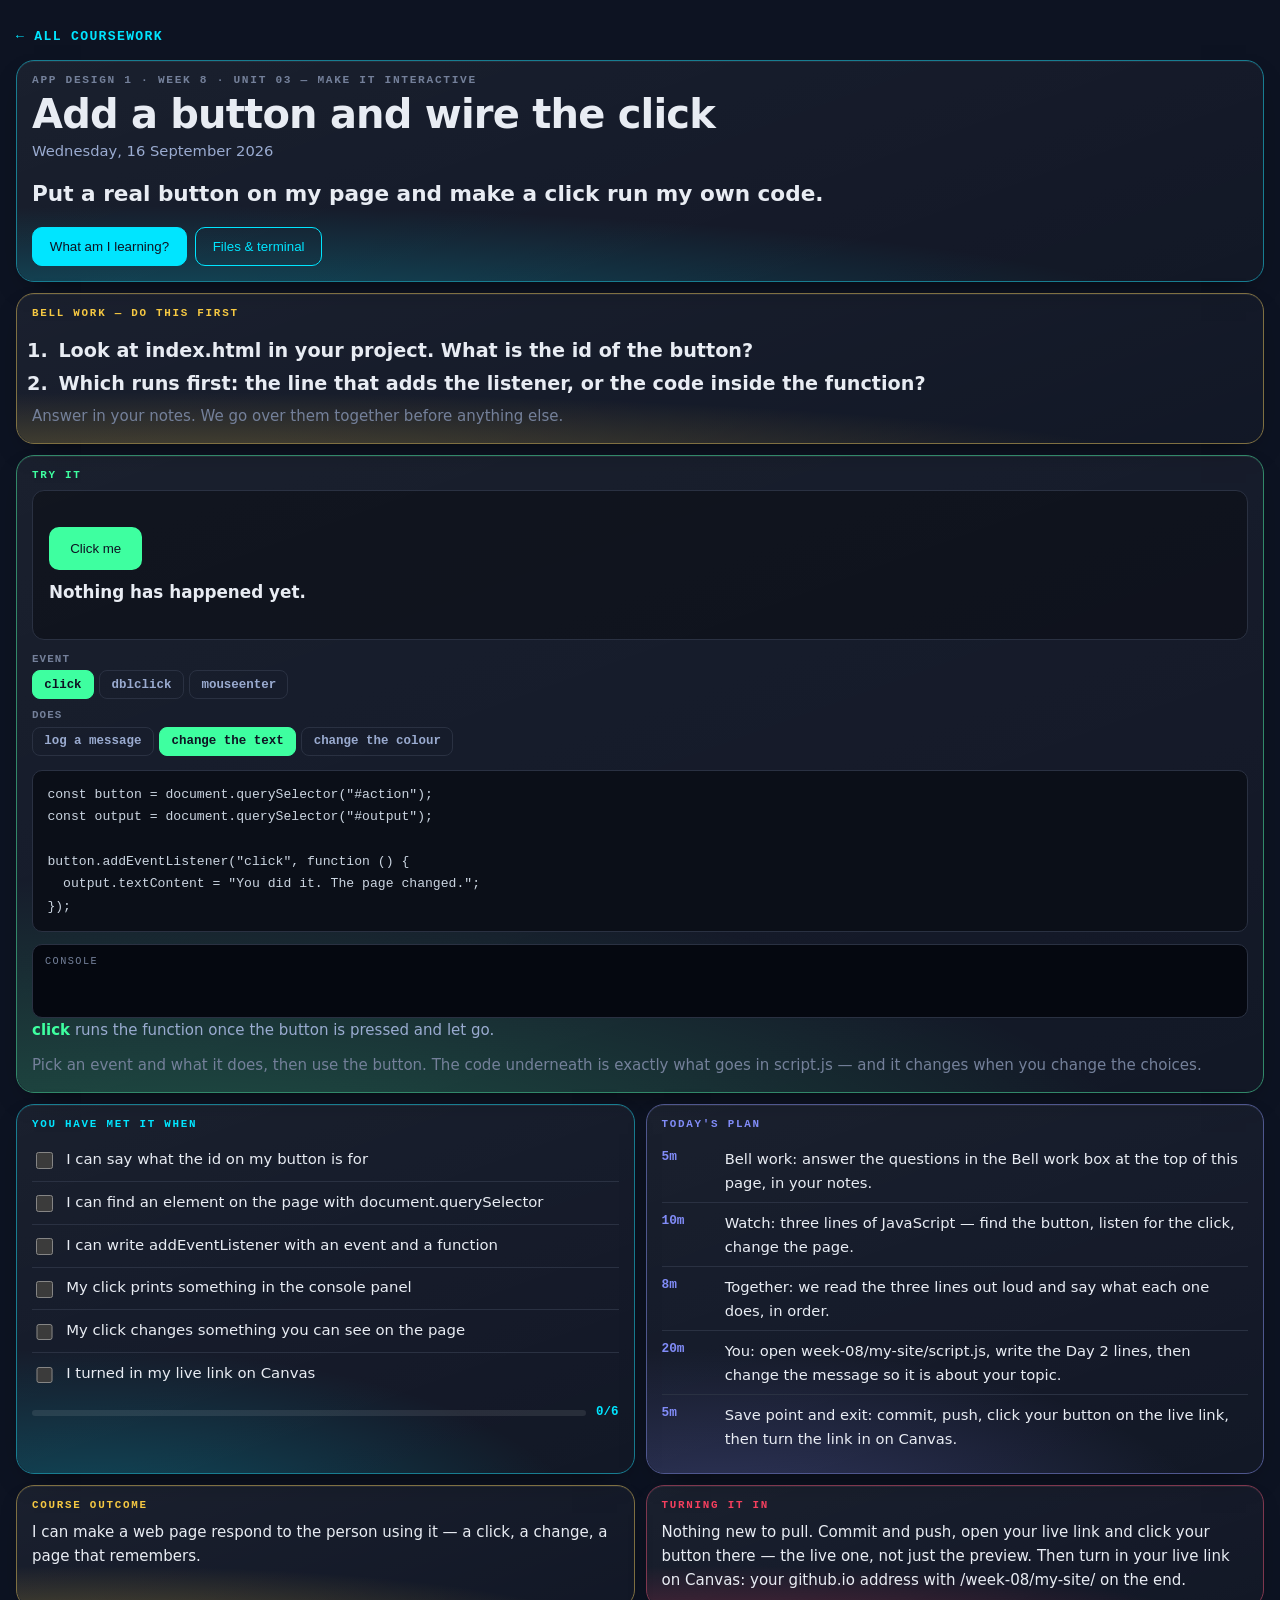
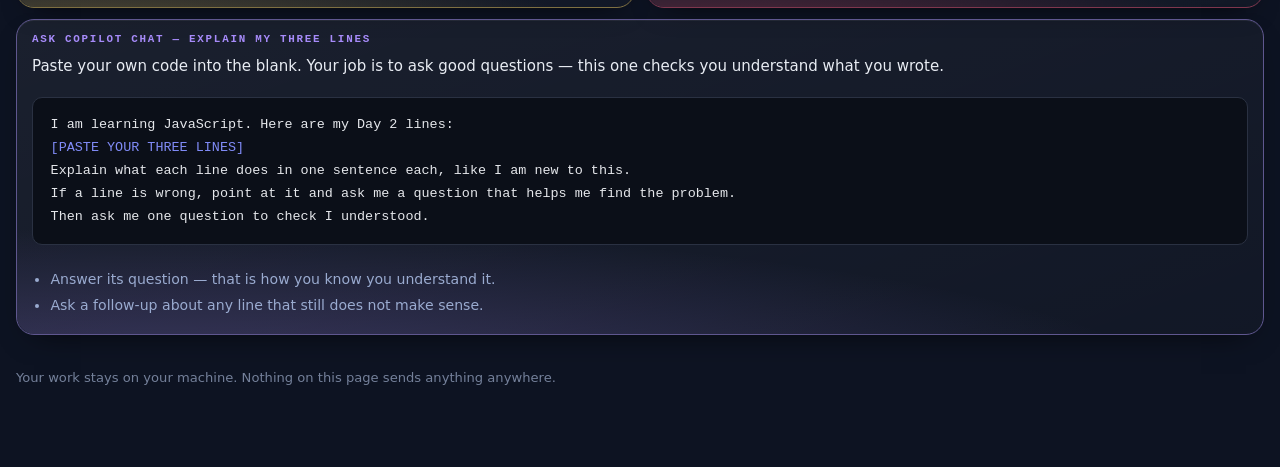
<file: week-08/day-2/index.html>
<!doctype html>
<html lang="en">
<head>
<meta charset="utf-8">
<meta name="viewport" content="width=device-width,initial-scale=1">
<title>Add a button and wire the click — App Design 1</title>
<meta name="color-scheme" content="dark">
<style>
:root{--acc:var(--ss-cyan,#00e5ff)}
*{box-sizing:border-box}
body{margin:0;background:var(--ss-void,#0d1322);color:var(--ss-bone,#e8ecf3);
  font:16px/1.6 var(--ss-body,"Inter",system-ui,sans-serif);padding:1.4rem 1rem 5rem}
.wrap{max-width:96rem;margin:0 auto}
a.back{display:inline-block;color:var(--acc);text-decoration:none;font:600 .82rem/1 var(--ss-mono,ui-monospace,monospace);
  letter-spacing:.1em;text-transform:uppercase;margin:0 0 1rem}

/* ── the grid: the dashboard's, verbatim in behaviour ───────────────────── */
.bento{display:grid;gap:11px;grid-template-columns:repeat(4,minmax(0,1fr));align-items:stretch}
.bento > *{grid-column:span 2}
.bento > .w1{grid-column:span 1}
.bento > .w4{grid-column:span 4}
/* Height-matching only helps when the tiles in a row are already close. On a phone
   two tiles share a row and one of them is a five-item plan — stretched, its short
   neighbour grew 729px of empty gradient. Ragged is correct at this size. */
@media (max-width:760px){.bento{grid-template-columns:repeat(6,minmax(0,1fr));gap:7px;align-items:start}
  .bento > *{grid-column:span 3} .bento > .w1{grid-column:span 3} .bento > .w4{grid-column:span 6}}
@media (min-width:1500px){.bento{grid-template-columns:repeat(8,minmax(0,1fr))}
  .bento > *{grid-column:span 2} .bento > .w1{grid-column:span 2} .bento > .w4{grid-column:span 8}
  /* the lab keeps six columns and the criteria ride alongside it, so the widest
     screen gains density rather than gaining empty space */
  .bento > .lab{grid-column:span 6} .bento > .lab + *{grid-column:span 2}
  /* The plan is five rows of prose next to two tiles of three lines each. Stretched
     into one row the short pair inflate into dead space, which looks worse than the
     raggedness it was fixing. So the plan takes a narrow column two rows tall and the
     other two stack beside it — the row fills, nothing is padded out to match. */
  .bento > .t-plan{grid-column:span 3;grid-row:span 2}
  .bento > .t-clo, .bento > .t-turn{grid-column:span 5}}

/* ── the tile ───────────────────────────────────────────────────────────── */
.tl{position:relative;overflow:hidden;border-radius:18px;padding:14px 15px 15px;display:flex;flex-direction:column;
  background:linear-gradient(160deg,rgba(255,255,255,.055),rgba(255,255,255,.02));
  border:1px solid color-mix(in srgb, var(--acc) 42%, var(--ss-border,#2a3142));
  box-shadow:0 1px 0 rgba(255,255,255,.06) inset,0 12px 30px -18px rgba(0,0,0,.9);
  transition:transform .16s var(--ss-ease,cubic-bezier(.2,.7,.3,1)),border-color .16s}
.tl::after{content:"";position:absolute;inset:0;pointer-events:none;border-radius:inherit;
  background:radial-gradient(125% 85% at 12% 122%, var(--acc) 0%, transparent 66%);opacity:.30}
.tl > *{position:relative;z-index:1}
.k{display:block;font:600 .68rem/1 var(--ss-mono,ui-monospace,monospace);letter-spacing:.16em;
  text-transform:uppercase;color:var(--acc);margin:0 0 .55rem}

/* hero */
.hero{--acc:var(--ss-cyan,#00e5ff)}
.hero .eyebrow{font:600 .7rem/1 var(--ss-mono,ui-monospace,monospace);letter-spacing:.15em;
  text-transform:uppercase;color:var(--ss-faint,#74809a)}
.hero h1{font-family:var(--ss-display,"Syne",system-ui,sans-serif);font-size:clamp(1.5rem,3.4vw,2.5rem);
  line-height:1.08;letter-spacing:-.02em;margin:.45rem 0 .2rem}
.hero .when{color:var(--ss-mist,#9aabd0);font-size:.92rem;margin:0 0 1rem}
.hero .slo{font-size:clamp(1.05rem,1.7vw,1.35rem);font-weight:600;line-height:1.42;margin:0;max-width:52rem}
.hero .row{display:flex;flex-wrap:wrap;gap:.5rem;margin-top:1.1rem}

button.b{cursor:pointer;font:600 .84rem/1 inherit;padding:.7rem 1.05rem;border-radius:10px;
  border:1px solid var(--acc);background:transparent;color:var(--acc);transition:background .15s,color .15s}
button.b:hover{background:var(--acc);color:var(--ss-void,#0d1322)}
button.b.solid{background:var(--acc);color:var(--ss-void,#0d1322)}
button.b.solid:hover{filter:brightness(1.12)}
a.b{display:inline-block;text-decoration:none}

/* success criteria */
.sc{list-style:none;margin:0;padding:0}
.sc li{border-bottom:1px solid var(--ss-border,#2a3142)}
.sc li:last-child{border-bottom:0}
.sc label{display:flex;gap:.65rem;align-items:flex-start;padding:.55rem 0;cursor:pointer;font-size:.93rem}
.sc input{margin-top:.28rem;width:1.05rem;height:1.05rem;accent-color:var(--acc);flex:none}
.sc input:checked + span{color:var(--ss-faint,#74809a);text-decoration:line-through}
.prog{display:flex;align-items:center;gap:.6rem;margin-top:.7rem}
.prog .bar{flex:1;height:6px;border-radius:99px;background:rgba(255,255,255,.09);overflow:hidden}
.prog .bar i{display:block;height:100%;width:0;background:var(--acc);transition:width .25s}
.prog b{font:700 .78rem/1 var(--ss-mono,ui-monospace,monospace);color:var(--acc)}

/* plan */
.plan{list-style:none;margin:0;padding:0}
.plan li{display:flex;gap:.75rem;padding:.5rem 0;border-bottom:1px solid var(--ss-border,#2a3142);font-size:.92rem}
.plan li:last-child{border-bottom:0}
.plan .m{flex:none;width:3.2rem;font:700 .8rem/1.55 var(--ss-mono,ui-monospace,monospace);color:var(--acc)}

/* generic tile text */
.tl p{margin:0 0 .7rem;font-size:.94rem}.tl p:last-child{margin:0}
.tl .big{font-size:1.02rem;line-height:1.5}

/* ── the lab ────────────────────────────────────────────────────────────── */
.lab{--acc:var(--ss-green,#3effa0)}
.lab .stage{background:rgba(0,0,0,.32);border:1px solid var(--ss-border,#2a3142);border-radius:12px;
  padding:16px;min-height:0;height:clamp(150px,20vh,190px);display:flex}
.lab .stage .fx{flex:1;display:flex;gap:10px;transition:all .28s var(--ss-ease,cubic-bezier(.2,.7,.3,1))}
.lab .box{background:color-mix(in srgb,var(--acc) 30%,transparent);border:1px solid var(--acc);
  border-radius:9px;padding:.7rem .9rem;font:700 .82rem/1.3 var(--ss-mono,ui-monospace,monospace);
  color:var(--ss-bone,#e8ecf3);display:grid;place-items:center;transition:all .28s}
.lab .box.b2{min-height:64px}.lab .box.b3{min-height:88px}
.ctrls{margin-top:.9rem;display:grid;gap:.7rem}
.ctrl .cn{font:600 .68rem/1 var(--ss-mono,ui-monospace,monospace);letter-spacing:.1em;text-transform:uppercase;
  color:var(--ss-faint,#74809a);margin-bottom:.35rem}
.seg{display:flex;flex-wrap:wrap;gap:.35rem}
.seg button{cursor:pointer;font:600 .78rem/1 var(--ss-mono,ui-monospace,monospace);padding:.45rem .7rem;
  border-radius:8px;border:1px solid var(--ss-border,#2a3142);background:transparent;color:var(--ss-mist,#9aabd0)}
.seg button[aria-pressed=true]{background:var(--acc);border-color:var(--acc);color:var(--ss-void,#0d1322)}
.readout{margin-top:.9rem;background:#0b0f18;border:1px solid var(--ss-border,#2a3142);border-radius:10px;
  padding:.8rem .9rem;font:.82rem/1.7 var(--ss-mono,ui-monospace,monospace);color:#cbd5e1;overflow-x:auto}
.readout .p{color:var(--ss-peri,#818cf8)}.readout .v{color:var(--ss-green,#3effa0)}
.axis{margin-top:.75rem;font-size:.87rem;color:var(--ss-mist,#9aabd0)}
.axis b{color:var(--acc)}
.slid{width:100%;accent-color:var(--acc)}

/* ── modal ──────────────────────────────────────────────────────────────── */
dialog{border:none;padding:0;background:transparent;max-width:min(46rem,94vw);width:100%}
dialog::backdrop{background:rgba(6,9,16,.74)}
.sheet{background:var(--ss-ink,#161d31);border:1px solid var(--ss-border,#2a3142);border-radius:18px;
  padding:1.4rem 1.5rem;color:var(--ss-bone,#e8ecf3);max-height:84vh;overflow:auto}
.sheet h3{font-family:var(--ss-display,"Syne",system-ui,sans-serif);font-size:1.25rem;margin:0 0 .8rem}
.sheet p{font-size:.98rem;margin:0 0 .9rem}
.sheet .x{position:sticky;top:0;float:right;cursor:pointer;background:transparent;border:1px solid var(--ss-border,#2a3142);
  color:var(--ss-mist,#9aabd0);border-radius:8px;font:600 .75rem/1 var(--ss-mono,ui-monospace,monospace);padding:.45rem .6rem}
.sheet img{width:100%;height:auto;border-radius:10px;border:1px solid var(--ss-border,#2a3142)}
pre.code{background:#0b0f18;border:1px solid var(--ss-border,#2a3142);border-radius:10px;padding:1rem 1.1rem;
  overflow-x:auto;font:.84rem/1.7 var(--ss-mono,ui-monospace,monospace);color:#e5e7eb;margin:.5rem 0;position:relative}
pre.code b{color:var(--ss-peri,#818cf8);font-weight:400}
.codewrap{position:relative}
.codewrap .cp{position:absolute;top:.55rem;right:.55rem;cursor:pointer;border:1px solid #3b4252;background:#1c2230;
  color:var(--ss-peri,#818cf8);font:600 .72rem/1 var(--ss-mono,ui-monospace,monospace);letter-spacing:.06em;
  text-transform:uppercase;padding:.42rem .65rem;border-radius:6px}
.codewrap .cp.ok{background:#064e3b;border-color:#10b981;color:#6ee7b7}
.files{list-style:none;margin:.5rem 0 0;padding:0}
.files li{padding:.5rem 0;border-top:1px solid var(--ss-border,#2a3142)}
.files a{color:var(--acc);font:600 .9rem/1.5 var(--ss-mono,ui-monospace,monospace);text-decoration:none}
.files span{display:block;color:var(--ss-faint,#74809a);font-size:.85rem;margin-top:.1rem}
.who{display:flex;gap:.7rem;flex-wrap:wrap;margin:0 0 .8rem}
.who label{flex:1 1 9rem;font:600 .7rem/1 var(--ss-mono,ui-monospace,monospace);letter-spacing:.08em;
  text-transform:uppercase;color:var(--ss-faint,#74809a)}
.who input{display:block;width:100%;margin-top:.35rem;padding:.55rem .65rem;font:inherit;color:var(--ss-bone,#e8ecf3);
  background:rgba(0,0,0,.3);border:1px solid var(--ss-border,#2a3142);border-radius:8px}
.who input:focus{outline:none;border-color:var(--acc)}
.hint{color:var(--ss-faint,#74809a);font-size:.85rem;margin:.6rem 0 0}
footer{max-width:96rem;margin:2rem auto 0;color:var(--ss-faint,#74809a);font-size:.82rem}

/* ── JavaScript labs ────────────────────────────────────────────────────────
   A JavaScript day has no box to push around; what it has is a console that talks back.
   So these labs carry a small console, styled like the real one, and every lab's readout
   is the exact code the student would type into script.js. */
.lab .jsrow{display:flex;flex-wrap:wrap;gap:.6rem;align-items:center;width:100%}
.lab .jsin{flex:1;min-width:10rem;padding:.65rem .8rem;border-radius:9px;border:1px solid var(--ss-border,#2a3142);
  background:rgba(0,0,0,.35);color:var(--ss-bone,#e8ecf3);font:.95rem var(--ss-mono,ui-monospace,monospace)}
.lab .jsin:focus{outline:none;border-color:var(--acc)}
.lab .demo{font:700 .95rem/1 inherit;background:var(--acc);color:#0d1322;border:2px solid var(--acc);
  border-radius:10px;padding:.75rem 1.2rem;cursor:pointer;transition:filter .15s,transform .1s}
.lab .demo:hover{filter:brightness(1.12)}.lab .demo:active{transform:translateY(2px)}
.lab .demo:focus-visible{outline:none;box-shadow:0 0 0 4px rgba(255,255,255,.35)}
.lab .val{font:700 clamp(1.3rem,3vw,2.1rem)/1.15 var(--ss-display,system-ui,sans-serif);color:var(--ss-bone,#e8ecf3)}
.lab .stage.col{flex-direction:column;align-items:flex-start;justify-content:center;gap:.8rem;height:auto;min-height:150px}
.devcon{margin-top:.8rem;background:#050810;border:1px solid var(--ss-border,#2a3142);border-radius:10px;
  min-height:4.6rem;max-height:9rem;overflow:auto;padding:.5rem .75rem;font:.8rem/1.6 var(--ss-mono,ui-monospace,monospace)}
.devcon .hd{color:var(--ss-faint,#74809a);font-size:.64rem;letter-spacing:.14em;text-transform:uppercase;margin-bottom:.25rem}
.devcon .ok{color:#e5e7eb}.devcon .ok::before{content:"› ";color:var(--ss-faint,#74809a)}
.devcon .err{color:#fca5a5;background:rgba(244,63,94,.12);border-radius:5px;padding:0 .35rem}

/* ── Bell work ──────────────────────────────────────────────────────────── */
.bellq{margin:.2rem 0 0;padding-left:1.4rem;font-size:clamp(1rem,1.5vw,1.2rem);font-weight:600;line-height:1.45}
.bellq li{margin:.35rem 0;padding-left:.25rem}

/* ── Ask Copilot Chat ───────────────────────────────────────────────────── */
.t-prompt pre.code{white-space:pre-wrap}
.t-prompt .rules{margin:.7rem 0 0;padding-left:1.15rem;font-size:.88rem;color:var(--ss-mist,#9aabd0)}
.t-prompt .rules li{margin:.2rem 0}
</style>
</head>
<body>
<div class="wrap">
  <a class="back" href="../../">&larr; All coursework</a>
  <div class="bento">
    <section class="tl hero w4">
      <div class="eyebrow">App Design 1 &middot; Week 8 &middot; Unit 03 — Make it interactive</div>
      <h1>Add a button and wire the click</h1>
      <p class="when">Wednesday, 16 September 2026</p>
      <p class="slo">Put a real button on my page and make a click run my own code.</p>
      <div class="row">
        <button class="b solid" data-open="m-read" type="button">What am I learning?</button>
        
        <button class="b" data-open="m-files" type="button">Files &amp; terminal</button>
      </div>
    </section>
    <section class="tl w4 t-bell" style="--acc:var(--ss-gold,#f5c842)">
      <span class="k">Bell work — do this first</span>
      <ol class="bellq"><li>Look at index.html in your project. What is the id of the button?</li><li>Which runs first: the line that adds the listener, or the code inside the function?</li></ol>
      <p class="hint">Answer in your notes. We go over them together before anything else.</p>
    </section>
    <section class="tl lab w4" id="lab" data-lab="click">
      <span class="k">Try it</span>
      <div class="stage col">
        <button class="demo" id="cbtn" type="button">Click me</button>
        <p class="val" id="ctext" style="font-size:1.05rem;margin:0">Nothing has happened yet.</p>
      </div>
      <div class="ctrls">
        <div class="ctrl"><div class="cn">event</div><div class="seg" data-prop="event">
      <button type="button" data-v="click" aria-pressed="true">click</button><button type="button" data-v="dblclick" aria-pressed="false">dblclick</button><button type="button" data-v="mouseenter" aria-pressed="false">mouseenter</button>
    </div></div>
        <div class="ctrl"><div class="cn">does</div><div class="seg" data-prop="does">
      <button type="button" data-v="log" aria-pressed="false">log a message</button><button type="button" data-v="text" aria-pressed="true">change the text</button><button type="button" data-v="colour" aria-pressed="false">change the colour</button>
    </div></div>
      </div>
      <div class="readout" id="ro"></div>
      <div class="devcon" id="cout"><div class="hd">Console</div></div>
      <p class="axis" id="axis"></p>
      <p class="hint">Pick an event and what it does, then use the button. The code underneath is exactly what goes in script.js — and it changes when you change the choices.</p>
    </section>
    <section class="tl">
      <span class="k">You have met it when</span>
      <ul class="sc"><li><label><input type="checkbox" data-sc="0"><span>I can say what the id on my button is for</span></label></li><li><label><input type="checkbox" data-sc="1"><span>I can find an element on the page with document.querySelector</span></label></li><li><label><input type="checkbox" data-sc="2"><span>I can write addEventListener with an event and a function</span></label></li><li><label><input type="checkbox" data-sc="3"><span>My click prints something in the console panel</span></label></li><li><label><input type="checkbox" data-sc="4"><span>My click changes something you can see on the page</span></label></li><li><label><input type="checkbox" data-sc="5"><span>I turned in my live link on Canvas</span></label></li></ul>
      <div class="prog"><div class="bar"><i id="scbar"></i></div><b id="scnum">0/6</b></div>
    </section>
    <section class="tl t-plan" style="--acc:var(--ss-peri,#818cf8)">
      <span class="k">Today's plan</span>
      <ul class="plan"><li><span class="m">5m</span><span>Bell work: answer the questions in the Bell work box at the top of this page, in your notes.</span></li><li><span class="m">10m</span><span>Watch: three lines of JavaScript — find the button, listen for the click, change the page.</span></li><li><span class="m">8m</span><span>Together: we read the three lines out loud and say what each one does, in order.</span></li><li><span class="m">20m</span><span>You: open week-08/my-site/script.js, write the Day 2 lines, then change the message so it is about your topic.</span></li><li><span class="m">5m</span><span>Save point and exit: commit, push, click your button on the live link, then turn the link in on Canvas.</span></li></ul>
    </section>
    <section class="tl t-clo" style="--acc:var(--ss-gold,#f5c842)">
      <span class="k">Course outcome</span><p>I can make a web page respond to the person using it — a click, a change, a page that remembers.</p>
    </section>
    <section class="tl t-turn" style="--acc:var(--ss-rose,#f43f5e)">
      <span class="k">Turning it in</span><p>Nothing new to pull. Commit and push, open your live link and click your button there — the live one, not just the preview. Then turn in your live link on Canvas: your github.io address with /week-08/my-site/ on the end.</p>
    </section>
    <section class="tl w4 t-prompt" style="--acc:var(--ss-violet,#a78bfa)">
      <span class="k">Ask Copilot Chat — explain my three lines</span>
      <p>Paste your own code into the blank. Your job is to ask good questions — this one checks you understand what you wrote.</p>
      <div class="codewrap"><button class="cp" type="button">Copy</button><pre class="code">I am learning JavaScript. Here are my Day 2 lines:
<b>[PASTE YOUR THREE LINES]</b>
Explain what each line does in one sentence each, like I am new to this.
If a line is wrong, point at it and ask me a question that helps me find the problem.
Then ask me one question to check I understood.</pre></div>
      <ul class="rules"><li>Answer its question — that is how you know you understand it.</li><li>Ask a follow-up about any line that still does not make sense.</li></ul>
    </section>
  </div>
  <footer>Your work stays on your machine. Nothing on this page sends anything anywhere.</footer>
</div>

  <dialog id="m-read"><div class="sheet"><button class="x" data-close type="button">Close</button>
    <h3>What am I learning?</h3><p>Three lines today, and they are the three lines behind nearly every button on the internet.</p><p>The first finds the button. Every element can have an id, and document.querySelector(&quot;#action&quot;) means “find the thing whose id is action.” The # is what says id — leave it off and JavaScript finds nothing.</p><p>The second listens. addEventListener(&quot;click&quot;, function () { … }) means “when this is clicked, run the code inside the curly brackets.” Here is the part that surprises people: that code does not run when the page loads. It sits there waiting. It only runs when the click actually happens.</p><p>The third changes what you see. textContent is the words inside an element, and setting it swaps them for new ones. That is the moment your page responds to a person.</p></div></dialog>

  

  <dialog id="m-files"><div class="sheet"><button class="x" data-close type="button">Close</button>
    <h3>Files &amp; terminal</h3>
    <p>Everything for this week is already in your week folder.</p>

    <h3 style="margin-top:1.3rem">Get the whole week — once</h3>
    <p>The whole week comes down in one go — all four days and the project you build in. Run this once, on Tuesday, in the terminal at the bottom of your Codespace.</p>
    <div class="codewrap"><button class="cp" type="button">Copy</button><pre class="code"><b># the whole week in one go — do this once</b>
npx degit coltonsharp-dev/ALA2627-ASD-Coursework/week-08 week-08
cd week-08/my-site
python -m http.server 8000</pre></div>
    <p>Wednesday to Friday there is nothing to pull. Your project is already in week-08/my-site — open it, start the preview with the last line, and keep going.</p>
    <p class="hint">Terminal not co-operating? The Week 8 page has a Download button for the same project. Use it and keep going — do not lose a period to a command.</p>
  </div></dialog>
<script>
var NL = String.fromCharCode(10);
var RC = null;

/* modals */
document.querySelectorAll("[data-open]").forEach(function(b){
  b.addEventListener("click", function(){
    var d = document.getElementById(b.getAttribute("data-open"));
    if (d && d.showModal) d.showModal();
  });
});
document.querySelectorAll("[data-close]").forEach(function(b){
  b.addEventListener("click", function(){ b.closest("dialog").close(); });
});
document.querySelectorAll("dialog").forEach(function(d){
  d.addEventListener("click", function(e){ if (e.target === d) d.close(); });
});

/* success criteria progress */
var scBoxes = [].slice.call(document.querySelectorAll("input[data-sc]"));
var scBar = document.getElementById("scbar"), scNum = document.getElementById("scnum");
function scSync(){
  var n = scBoxes.filter(function(b){ return b.checked; }).length;
  if (scBar) scBar.style.width = (scBoxes.length ? (n / scBoxes.length) * 100 : 0) + "%";
  if (scNum) scNum.textContent = n + "/" + scBoxes.length;
}
scBoxes.forEach(function(b){ b.addEventListener("change", scSync); });
scSync();

/* copy buttons */
document.querySelectorAll(".codewrap .cp").forEach(function(b){
  b.addEventListener("click", function(){
    var t = b.parentElement.querySelector("pre").innerText;
    function done(){ b.textContent = "Copied"; b.classList.add("ok");
      setTimeout(function(){ b.textContent = "Copy"; b.classList.remove("ok"); }, 1600); }
    function fb(){ var r = document.createRange(); r.selectNodeContents(b.parentElement.querySelector("pre"));
      var s = getSelection(); s.removeAllRanges(); s.addRange(r); b.textContent = "Press Ctrl+C";
      setTimeout(function(){ b.textContent = "Copy"; }, 2200); }
    if (navigator.clipboard) navigator.clipboard.writeText(t).then(done, fb); else fb();
  });
});

/* ---- labs ---- */
var fx = document.getElementById("fx"), ro = document.getElementById("ro"), axis = document.getElementById("axis");
var state = {};
function segWire(onChange){
  document.querySelectorAll(".seg").forEach(function(seg){
    var prop = seg.getAttribute("data-prop");
    var pressed = seg.querySelector("[aria-pressed=true]");
    state[prop] = pressed ? pressed.getAttribute("data-v") : null;
    seg.querySelectorAll("button").forEach(function(btn){
      btn.addEventListener("click", function(){
        seg.querySelectorAll("button").forEach(function(o){ o.setAttribute("aria-pressed", "false"); });
        btn.setAttribute("aria-pressed", "true");
        state[prop] = btn.getAttribute("data-v");
        onChange();
      });
    });
  });
  onChange();
}
function css(rules){
  return rules.map(function(r){
    return '<span class="p">' + r[0] + '</span>: <span class="v">' + r[1] + '</span>;';
  }).join("<br>");
}

if (fx && document.querySelector('.seg[data-prop="flex-direction"]')) {
  segWire(function(){
    fx.style.flexDirection  = state["flex-direction"];
    fx.style.justifyContent = state["justify-content"];
    fx.style.alignItems     = state["align-items"];
    ro.innerHTML = ".cards {<br>&nbsp;&nbsp;" + css([
      ["display","flex"],["flex-direction",state["flex-direction"]],
      ["justify-content",state["justify-content"]],["align-items",state["align-items"]]
    ]).split("<br>").join("<br>&nbsp;&nbsp;") + "<br>}";
    var col = state["flex-direction"] === "column";
    axis.innerHTML = col
      ? "Direction is <b>column</b>, so the main axis runs <b>down</b>. justify-content is now moving things <b>vertically</b> and align-items is moving them <b>across</b>. They swapped."
      : "Direction is <b>row</b>, so the main axis runs <b>across</b>. justify-content moves things <b>horizontally</b>, align-items moves them <b>vertically</b>.";
  });
}

if (fx && document.querySelector('.seg[data-prop="tool"]')) {
  var b1 = document.getElementById("sb1"), b2 = document.getElementById("sb2"), b3 = document.getElementById("sb3");
  segWire(function(){
    var n = state["size"] + "px", tool = state["tool"];
    fx.style.gap = tool === "gap" ? n : "0px";
    [b1,b2,b3].forEach(function(b){
      b.style.padding = tool === "padding" ? n : "0.7rem 0.9rem";
      b.style.margin  = tool === "margin"  ? n : "0px";
    });
    ro.innerHTML = tool === "gap"
      ? ".cards {<br>&nbsp;&nbsp;" + css([["display","flex"],["gap",n]]).split("<br>").join("<br>&nbsp;&nbsp;") + "<br>}"
      : ".card {<br>&nbsp;&nbsp;" + css([[tool,n]]) + "<br>}";
    axis.innerHTML = tool === "gap"
      ? "<b>gap</b> sits between the boxes and adds nothing to the outside edges. It only works because the parent is a flex container."
      : tool === "padding"
        ? "<b>padding</b> is inside each box, so the boxes grow. The space between them has not changed."
        : "<b>margin</b> is outside each box, so it pushes the neighbours away &mdash; and it also pushes against the container edge, which gap does not.";
  });
}

if (document.getElementById("dbtn")) {
  var ro2 = document.getElementById("ro");
  ro2.innerHTML = ".btn:hover&nbsp;&nbsp;&nbsp;&nbsp;{ " + '<span class="p">filter</span>: <span class="v">brightness(1.15)</span>;' + " }<br>" +
    ".btn:focus-visible { " + '<span class="p">box-shadow</span>: <span class="v">0 0 0 4px</span>;' + " }<br>" +
    ".btn:active&nbsp;&nbsp;&nbsp;{ " + '<span class="p">transform</span>: <span class="v">translateY(2px)</span>;' + " }";
}

/* ---- JavaScript labs ---- */
function escH(t){ return String(t).split("&").join("&amp;").split("<").join("&lt;").split(">").join("&gt;"); }
var cout = document.getElementById("cout");
function logLine(text, bad){
  if (!cout) return;
  var row = document.createElement("div"); row.className = bad ? "err" : "ok"; row.textContent = text;
  cout.appendChild(row); cout.scrollTop = cout.scrollHeight;
}

if (document.querySelector('[data-lab="console"]')) {
  var cin = document.getElementById("cin");
  var cline = function(){
    var msg = cin.value;
    return state["quotes"] === "forgot" ? "console.log(" + msg + ");" : 'console.log("' + msg + '");';
  };
  segWire(function(){ ro.innerHTML = '<span class="p">// script.js</span><br>' + escH(cline()); });
  cin.addEventListener("input", function(){ ro.innerHTML = '<span class="p">// script.js</span><br>' + escH(cline()); });
  document.getElementById("crun").addEventListener("click", function(){
    var msg = cin.value;
    if (state["quotes"] === "forgot") {
      /* the real browser error, not a made-up one: one word is a name nobody defined;
         several words are not even valid code, so the browser stops before running it */
      var parts = msg.trim().split(" ").filter(function(w){ return w.length; });
      if (parts.length > 1) {
        logLine("Uncaught SyntaxError: missing ) after argument list", true);
        axis.innerHTML = "Red. Without quotes, JavaScript reads <b>" + escH(parts[0]) + " " + escH(parts[1]) + "</b> as code, and that is not valid code &mdash; so nothing in the file runs. Quotes mean <b>this is text</b>.";
      } else {
        var word = parts[0] || "message";
        logLine("Uncaught ReferenceError: " + word + " is not defined", true);
        axis.innerHTML = "Red. Without quotes JavaScript thinks <b>" + escH(word) + "</b> is the name of something, and nothing has that name. Quotes mean <b>this is text</b>.";
      }
    } else {
      logLine(msg, false);
      axis.innerHTML = "It printed. That is JavaScript talking back to you &mdash; every day this week starts here.";
    }
  });
}

if (document.querySelector('[data-lab="click"]')) {
  var kb = document.getElementById("cbtn"), kt = document.getElementById("ctext");
  var kcol = ["#3effa0", "#f5c842", "#818cf8", "#f43f5e"], kci = 0, kev = null;
  var kdo = function(){
    var d = state["does"];
    if (d === "log") logLine("The button was used (" + state["event"] + ")", false);
    if (d === "text") kt.textContent = "You did it. The page changed.";
    if (d === "colour") { kci = (kci + 1) % kcol.length; kb.style.background = kcol[kci]; kb.style.borderColor = kcol[kci]; }
  };
  segWire(function(){
    if (kev) kb.removeEventListener(kev, kdo);
    kev = state["event"]; kb.addEventListener(kev, kdo);
    kt.textContent = "Nothing has happened yet."; kb.style.background = ""; kb.style.borderColor = "";
    var inner = state["does"] === "log" ? 'console.log("The button was used");'
      : state["does"] === "text" ? 'output.textContent = "You did it. The page changed.";'
      : 'button.style.background = "gold";';
    var lines = ['const button = document.querySelector("#action");'];
    if (state["does"] === "text") lines.push('const output = document.querySelector("#output");');
    lines.push("");
    lines.push('button.addEventListener("' + kev + '", function () {');
    ro.innerHTML = lines.map(escH).join("<br>") + "<br>&nbsp;&nbsp;" + escH(inner) + "<br>" + escH("});");
    axis.innerHTML = kev === "click" ? "<b>click</b> runs the function once the button is pressed and let go."
      : kev === "dblclick" ? "<b>dblclick</b> needs two quick clicks. Try one click &mdash; nothing happens now."
      : "<b>mouseenter</b> runs the moment the pointer arrives. No click at all.";
  });
}

if (document.querySelector('[data-lab="state"]')) {
  var sb = document.getElementById("sbtn"), sv = document.getElementById("sval");
  var count = 0, isOn = false, spot = 0, msgs = ["Go team!", "Practice starts at 3", "Big game Friday"];
  var sdraw = function(){
    var f = state["feature"], code = [];
    if (f === "counter") { sv.textContent = String(count); sb.textContent = "Add one";
      code = ["let count = " + count + ";", "", "function addOne() {", "  count = count + 1;", "  output.textContent = count;", "}", "", 'button.addEventListener("click", addOne);']; }
    if (f === "toggle") { sv.textContent = isOn ? "ON" : "OFF"; sb.textContent = "Switch";
      code = ["let isOn = " + isOn + ";", "", "function flip() {", "  isOn = !isOn;", '  output.textContent = isOn ? "ON" : "OFF";', "}", "", 'button.addEventListener("click", flip);']; }
    if (f === "messages") { sv.textContent = msgs[spot]; sb.textContent = "Next";
      code = ['let messages = ["Go team!", "Practice starts at 3", "Big game Friday"];', "let spot = " + spot + ";", "", "function next() {", "  spot = (spot + 1) % messages.length;", "  output.textContent = messages[spot];", "}", "", 'button.addEventListener("click", next);']; }
    ro.innerHTML = code.map(function(l){ return escH(l).split("  ").join("&nbsp;&nbsp;"); }).join("<br>");
  };
  sb.addEventListener("click", function(){
    var f = state["feature"];
    if (f === "counter") count = count + 1;
    if (f === "toggle") isOn = !isOn;
    if (f === "messages") spot = (spot + 1) % msgs.length;
    sdraw();
    axis.innerHTML = "Look at the first line: the value changed. <b>That is a variable</b> &mdash; the page remembering something between clicks.";
  });
  segWire(sdraw);
}

/* receipt */
var rcGo = document.getElementById("rc-go");
if (rcGo) rcGo.addEventListener("click", function(){
  var name = (document.getElementById("rc-name").value || "").trim();
  var period = (document.getElementById("rc-period").value || "").trim();
  var msg = document.getElementById("rc-msg");
  if (!name) { msg.textContent = "Put your name in first — the receipt is no use without it."; return; }
  var boxes = [].slice.call(document.querySelectorAll("input[data-rc]"));
  var items = boxes.map(function(b){
    return { done: b.checked, text: b.parentElement.querySelector("span").textContent.trim() };
  });
  var doneN = items.filter(function(i){ return i.done; }).length;
  var L = [];
  L.push("RECEIPT — " + RC.course);
  L.push(RC.title);
  L.push("Week " + RC.week + " · Day " + RC.day + " · " + RC.date);
  L.push("");
  L.push("Name:      " + name);
  L.push("Period:    " + (period || "not given"));
  L.push("Finished:  " + new Date().toLocaleString());
  L.push("Completed: " + doneN + " of " + items.length);
  L.push("");
  L.push("WHAT I DID");
  items.forEach(function(i, n){ L.push("  [" + (i.done ? "x" : " ") + "] " + (n + 1) + ". " + i.text); });
  L.push("");
  var basis = name + "|" + period + "|" + RC.day + "|" + items.map(function(i){ return i.done ? 1 : 0; }).join("");
  var h = 0; for (var k = 0; k < basis.length; k++) { h = ((h << 5) - h + basis.charCodeAt(k)) | 0; }
  L.push("check: " + (h >>> 0).toString(36).toUpperCase());
  L.push("(If this line is edited it will not match the answers above.)");
  var a = document.createElement("a");
  a.href = URL.createObjectURL(new Blob([L.join(NL)], { type: "text/plain" }));
  a.download = RC.file + "-" + name.toLowerCase().replace(/[^a-z0-9]+/g, "-").replace(/^-|-$/g, "") + ".txt";
  document.body.appendChild(a); a.click(); a.remove();
  msg.textContent = "Downloaded. Upload that file to the assignment.";
});
</script>
</body>
</html>
</file>
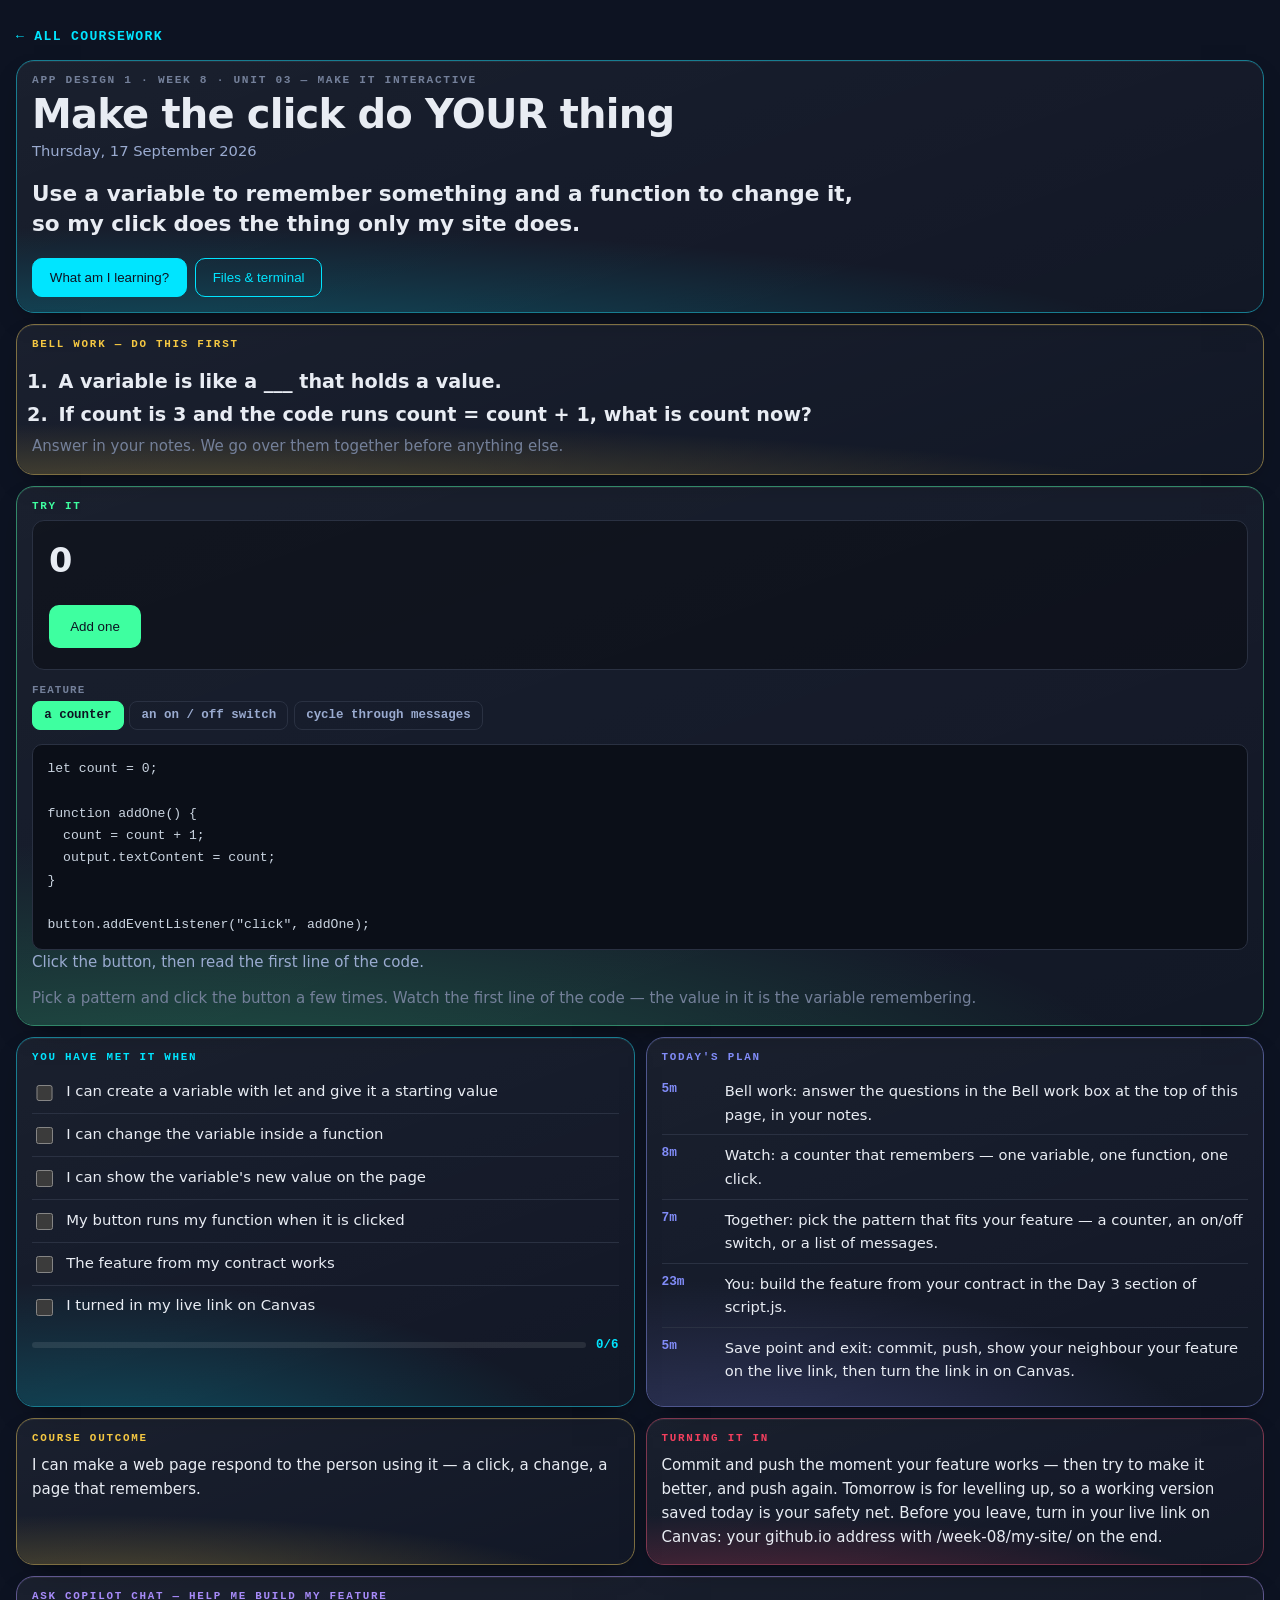
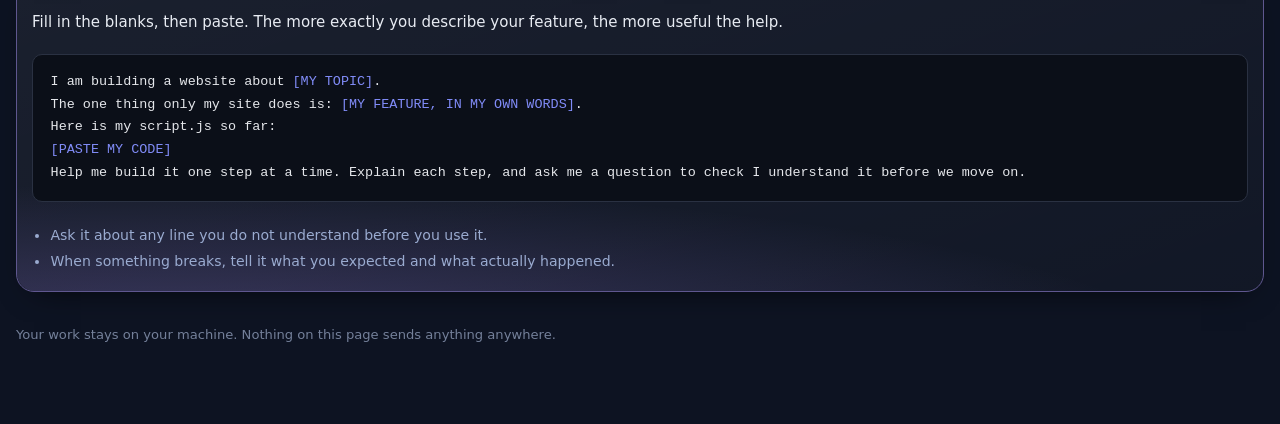
<file: week-08/day-3/index.html>
<!doctype html>
<html lang="en">
<head>
<meta charset="utf-8">
<meta name="viewport" content="width=device-width,initial-scale=1">
<title>Make the click do YOUR thing — App Design 1</title>
<meta name="color-scheme" content="dark">
<style>
:root{--acc:var(--ss-cyan,#00e5ff)}
*{box-sizing:border-box}
body{margin:0;background:var(--ss-void,#0d1322);color:var(--ss-bone,#e8ecf3);
  font:16px/1.6 var(--ss-body,"Inter",system-ui,sans-serif);padding:1.4rem 1rem 5rem}
.wrap{max-width:96rem;margin:0 auto}
a.back{display:inline-block;color:var(--acc);text-decoration:none;font:600 .82rem/1 var(--ss-mono,ui-monospace,monospace);
  letter-spacing:.1em;text-transform:uppercase;margin:0 0 1rem}

/* ── the grid: the dashboard's, verbatim in behaviour ───────────────────── */
.bento{display:grid;gap:11px;grid-template-columns:repeat(4,minmax(0,1fr));align-items:stretch}
.bento > *{grid-column:span 2}
.bento > .w1{grid-column:span 1}
.bento > .w4{grid-column:span 4}
/* Height-matching only helps when the tiles in a row are already close. On a phone
   two tiles share a row and one of them is a five-item plan — stretched, its short
   neighbour grew 729px of empty gradient. Ragged is correct at this size. */
@media (max-width:760px){.bento{grid-template-columns:repeat(6,minmax(0,1fr));gap:7px;align-items:start}
  .bento > *{grid-column:span 3} .bento > .w1{grid-column:span 3} .bento > .w4{grid-column:span 6}}
@media (min-width:1500px){.bento{grid-template-columns:repeat(8,minmax(0,1fr))}
  .bento > *{grid-column:span 2} .bento > .w1{grid-column:span 2} .bento > .w4{grid-column:span 8}
  /* the lab keeps six columns and the criteria ride alongside it, so the widest
     screen gains density rather than gaining empty space */
  .bento > .lab{grid-column:span 6} .bento > .lab + *{grid-column:span 2}
  /* The plan is five rows of prose next to two tiles of three lines each. Stretched
     into one row the short pair inflate into dead space, which looks worse than the
     raggedness it was fixing. So the plan takes a narrow column two rows tall and the
     other two stack beside it — the row fills, nothing is padded out to match. */
  .bento > .t-plan{grid-column:span 3;grid-row:span 2}
  .bento > .t-clo, .bento > .t-turn{grid-column:span 5}}

/* ── the tile ───────────────────────────────────────────────────────────── */
.tl{position:relative;overflow:hidden;border-radius:18px;padding:14px 15px 15px;display:flex;flex-direction:column;
  background:linear-gradient(160deg,rgba(255,255,255,.055),rgba(255,255,255,.02));
  border:1px solid color-mix(in srgb, var(--acc) 42%, var(--ss-border,#2a3142));
  box-shadow:0 1px 0 rgba(255,255,255,.06) inset,0 12px 30px -18px rgba(0,0,0,.9);
  transition:transform .16s var(--ss-ease,cubic-bezier(.2,.7,.3,1)),border-color .16s}
.tl::after{content:"";position:absolute;inset:0;pointer-events:none;border-radius:inherit;
  background:radial-gradient(125% 85% at 12% 122%, var(--acc) 0%, transparent 66%);opacity:.30}
.tl > *{position:relative;z-index:1}
.k{display:block;font:600 .68rem/1 var(--ss-mono,ui-monospace,monospace);letter-spacing:.16em;
  text-transform:uppercase;color:var(--acc);margin:0 0 .55rem}

/* hero */
.hero{--acc:var(--ss-cyan,#00e5ff)}
.hero .eyebrow{font:600 .7rem/1 var(--ss-mono,ui-monospace,monospace);letter-spacing:.15em;
  text-transform:uppercase;color:var(--ss-faint,#74809a)}
.hero h1{font-family:var(--ss-display,"Syne",system-ui,sans-serif);font-size:clamp(1.5rem,3.4vw,2.5rem);
  line-height:1.08;letter-spacing:-.02em;margin:.45rem 0 .2rem}
.hero .when{color:var(--ss-mist,#9aabd0);font-size:.92rem;margin:0 0 1rem}
.hero .slo{font-size:clamp(1.05rem,1.7vw,1.35rem);font-weight:600;line-height:1.42;margin:0;max-width:52rem}
.hero .row{display:flex;flex-wrap:wrap;gap:.5rem;margin-top:1.1rem}

button.b{cursor:pointer;font:600 .84rem/1 inherit;padding:.7rem 1.05rem;border-radius:10px;
  border:1px solid var(--acc);background:transparent;color:var(--acc);transition:background .15s,color .15s}
button.b:hover{background:var(--acc);color:var(--ss-void,#0d1322)}
button.b.solid{background:var(--acc);color:var(--ss-void,#0d1322)}
button.b.solid:hover{filter:brightness(1.12)}
a.b{display:inline-block;text-decoration:none}

/* success criteria */
.sc{list-style:none;margin:0;padding:0}
.sc li{border-bottom:1px solid var(--ss-border,#2a3142)}
.sc li:last-child{border-bottom:0}
.sc label{display:flex;gap:.65rem;align-items:flex-start;padding:.55rem 0;cursor:pointer;font-size:.93rem}
.sc input{margin-top:.28rem;width:1.05rem;height:1.05rem;accent-color:var(--acc);flex:none}
.sc input:checked + span{color:var(--ss-faint,#74809a);text-decoration:line-through}
.prog{display:flex;align-items:center;gap:.6rem;margin-top:.7rem}
.prog .bar{flex:1;height:6px;border-radius:99px;background:rgba(255,255,255,.09);overflow:hidden}
.prog .bar i{display:block;height:100%;width:0;background:var(--acc);transition:width .25s}
.prog b{font:700 .78rem/1 var(--ss-mono,ui-monospace,monospace);color:var(--acc)}

/* plan */
.plan{list-style:none;margin:0;padding:0}
.plan li{display:flex;gap:.75rem;padding:.5rem 0;border-bottom:1px solid var(--ss-border,#2a3142);font-size:.92rem}
.plan li:last-child{border-bottom:0}
.plan .m{flex:none;width:3.2rem;font:700 .8rem/1.55 var(--ss-mono,ui-monospace,monospace);color:var(--acc)}

/* generic tile text */
.tl p{margin:0 0 .7rem;font-size:.94rem}.tl p:last-child{margin:0}
.tl .big{font-size:1.02rem;line-height:1.5}

/* ── the lab ────────────────────────────────────────────────────────────── */
.lab{--acc:var(--ss-green,#3effa0)}
.lab .stage{background:rgba(0,0,0,.32);border:1px solid var(--ss-border,#2a3142);border-radius:12px;
  padding:16px;min-height:0;height:clamp(150px,20vh,190px);display:flex}
.lab .stage .fx{flex:1;display:flex;gap:10px;transition:all .28s var(--ss-ease,cubic-bezier(.2,.7,.3,1))}
.lab .box{background:color-mix(in srgb,var(--acc) 30%,transparent);border:1px solid var(--acc);
  border-radius:9px;padding:.7rem .9rem;font:700 .82rem/1.3 var(--ss-mono,ui-monospace,monospace);
  color:var(--ss-bone,#e8ecf3);display:grid;place-items:center;transition:all .28s}
.lab .box.b2{min-height:64px}.lab .box.b3{min-height:88px}
.ctrls{margin-top:.9rem;display:grid;gap:.7rem}
.ctrl .cn{font:600 .68rem/1 var(--ss-mono,ui-monospace,monospace);letter-spacing:.1em;text-transform:uppercase;
  color:var(--ss-faint,#74809a);margin-bottom:.35rem}
.seg{display:flex;flex-wrap:wrap;gap:.35rem}
.seg button{cursor:pointer;font:600 .78rem/1 var(--ss-mono,ui-monospace,monospace);padding:.45rem .7rem;
  border-radius:8px;border:1px solid var(--ss-border,#2a3142);background:transparent;color:var(--ss-mist,#9aabd0)}
.seg button[aria-pressed=true]{background:var(--acc);border-color:var(--acc);color:var(--ss-void,#0d1322)}
.readout{margin-top:.9rem;background:#0b0f18;border:1px solid var(--ss-border,#2a3142);border-radius:10px;
  padding:.8rem .9rem;font:.82rem/1.7 var(--ss-mono,ui-monospace,monospace);color:#cbd5e1;overflow-x:auto}
.readout .p{color:var(--ss-peri,#818cf8)}.readout .v{color:var(--ss-green,#3effa0)}
.axis{margin-top:.75rem;font-size:.87rem;color:var(--ss-mist,#9aabd0)}
.axis b{color:var(--acc)}
.slid{width:100%;accent-color:var(--acc)}

/* ── modal ──────────────────────────────────────────────────────────────── */
dialog{border:none;padding:0;background:transparent;max-width:min(46rem,94vw);width:100%}
dialog::backdrop{background:rgba(6,9,16,.74)}
.sheet{background:var(--ss-ink,#161d31);border:1px solid var(--ss-border,#2a3142);border-radius:18px;
  padding:1.4rem 1.5rem;color:var(--ss-bone,#e8ecf3);max-height:84vh;overflow:auto}
.sheet h3{font-family:var(--ss-display,"Syne",system-ui,sans-serif);font-size:1.25rem;margin:0 0 .8rem}
.sheet p{font-size:.98rem;margin:0 0 .9rem}
.sheet .x{position:sticky;top:0;float:right;cursor:pointer;background:transparent;border:1px solid var(--ss-border,#2a3142);
  color:var(--ss-mist,#9aabd0);border-radius:8px;font:600 .75rem/1 var(--ss-mono,ui-monospace,monospace);padding:.45rem .6rem}
.sheet img{width:100%;height:auto;border-radius:10px;border:1px solid var(--ss-border,#2a3142)}
pre.code{background:#0b0f18;border:1px solid var(--ss-border,#2a3142);border-radius:10px;padding:1rem 1.1rem;
  overflow-x:auto;font:.84rem/1.7 var(--ss-mono,ui-monospace,monospace);color:#e5e7eb;margin:.5rem 0;position:relative}
pre.code b{color:var(--ss-peri,#818cf8);font-weight:400}
.codewrap{position:relative}
.codewrap .cp{position:absolute;top:.55rem;right:.55rem;cursor:pointer;border:1px solid #3b4252;background:#1c2230;
  color:var(--ss-peri,#818cf8);font:600 .72rem/1 var(--ss-mono,ui-monospace,monospace);letter-spacing:.06em;
  text-transform:uppercase;padding:.42rem .65rem;border-radius:6px}
.codewrap .cp.ok{background:#064e3b;border-color:#10b981;color:#6ee7b7}
.files{list-style:none;margin:.5rem 0 0;padding:0}
.files li{padding:.5rem 0;border-top:1px solid var(--ss-border,#2a3142)}
.files a{color:var(--acc);font:600 .9rem/1.5 var(--ss-mono,ui-monospace,monospace);text-decoration:none}
.files span{display:block;color:var(--ss-faint,#74809a);font-size:.85rem;margin-top:.1rem}
.who{display:flex;gap:.7rem;flex-wrap:wrap;margin:0 0 .8rem}
.who label{flex:1 1 9rem;font:600 .7rem/1 var(--ss-mono,ui-monospace,monospace);letter-spacing:.08em;
  text-transform:uppercase;color:var(--ss-faint,#74809a)}
.who input{display:block;width:100%;margin-top:.35rem;padding:.55rem .65rem;font:inherit;color:var(--ss-bone,#e8ecf3);
  background:rgba(0,0,0,.3);border:1px solid var(--ss-border,#2a3142);border-radius:8px}
.who input:focus{outline:none;border-color:var(--acc)}
.hint{color:var(--ss-faint,#74809a);font-size:.85rem;margin:.6rem 0 0}
footer{max-width:96rem;margin:2rem auto 0;color:var(--ss-faint,#74809a);font-size:.82rem}

/* ── JavaScript labs ────────────────────────────────────────────────────────
   A JavaScript day has no box to push around; what it has is a console that talks back.
   So these labs carry a small console, styled like the real one, and every lab's readout
   is the exact code the student would type into script.js. */
.lab .jsrow{display:flex;flex-wrap:wrap;gap:.6rem;align-items:center;width:100%}
.lab .jsin{flex:1;min-width:10rem;padding:.65rem .8rem;border-radius:9px;border:1px solid var(--ss-border,#2a3142);
  background:rgba(0,0,0,.35);color:var(--ss-bone,#e8ecf3);font:.95rem var(--ss-mono,ui-monospace,monospace)}
.lab .jsin:focus{outline:none;border-color:var(--acc)}
.lab .demo{font:700 .95rem/1 inherit;background:var(--acc);color:#0d1322;border:2px solid var(--acc);
  border-radius:10px;padding:.75rem 1.2rem;cursor:pointer;transition:filter .15s,transform .1s}
.lab .demo:hover{filter:brightness(1.12)}.lab .demo:active{transform:translateY(2px)}
.lab .demo:focus-visible{outline:none;box-shadow:0 0 0 4px rgba(255,255,255,.35)}
.lab .val{font:700 clamp(1.3rem,3vw,2.1rem)/1.15 var(--ss-display,system-ui,sans-serif);color:var(--ss-bone,#e8ecf3)}
.lab .stage.col{flex-direction:column;align-items:flex-start;justify-content:center;gap:.8rem;height:auto;min-height:150px}
.devcon{margin-top:.8rem;background:#050810;border:1px solid var(--ss-border,#2a3142);border-radius:10px;
  min-height:4.6rem;max-height:9rem;overflow:auto;padding:.5rem .75rem;font:.8rem/1.6 var(--ss-mono,ui-monospace,monospace)}
.devcon .hd{color:var(--ss-faint,#74809a);font-size:.64rem;letter-spacing:.14em;text-transform:uppercase;margin-bottom:.25rem}
.devcon .ok{color:#e5e7eb}.devcon .ok::before{content:"› ";color:var(--ss-faint,#74809a)}
.devcon .err{color:#fca5a5;background:rgba(244,63,94,.12);border-radius:5px;padding:0 .35rem}

/* ── Bell work ──────────────────────────────────────────────────────────── */
.bellq{margin:.2rem 0 0;padding-left:1.4rem;font-size:clamp(1rem,1.5vw,1.2rem);font-weight:600;line-height:1.45}
.bellq li{margin:.35rem 0;padding-left:.25rem}

/* ── Ask Copilot Chat ───────────────────────────────────────────────────── */
.t-prompt pre.code{white-space:pre-wrap}
.t-prompt .rules{margin:.7rem 0 0;padding-left:1.15rem;font-size:.88rem;color:var(--ss-mist,#9aabd0)}
.t-prompt .rules li{margin:.2rem 0}
</style>
</head>
<body>
<div class="wrap">
  <a class="back" href="../../">&larr; All coursework</a>
  <div class="bento">
    <section class="tl hero w4">
      <div class="eyebrow">App Design 1 &middot; Week 8 &middot; Unit 03 — Make it interactive</div>
      <h1>Make the click do YOUR thing</h1>
      <p class="when">Thursday, 17 September 2026</p>
      <p class="slo">Use a variable to remember something and a function to change it, so my click does the thing only my site does.</p>
      <div class="row">
        <button class="b solid" data-open="m-read" type="button">What am I learning?</button>
        
        <button class="b" data-open="m-files" type="button">Files &amp; terminal</button>
      </div>
    </section>
    <section class="tl w4 t-bell" style="--acc:var(--ss-gold,#f5c842)">
      <span class="k">Bell work — do this first</span>
      <ol class="bellq"><li>A variable is like a ___ that holds a value.</li><li>If count is 3 and the code runs count = count + 1, what is count now?</li></ol>
      <p class="hint">Answer in your notes. We go over them together before anything else.</p>
    </section>
    <section class="tl lab w4" id="lab" data-lab="state">
      <span class="k">Try it</span>
      <div class="stage col">
        <p class="val" id="sval">0</p>
        <button class="demo" id="sbtn" type="button">Add one</button>
      </div>
      <div class="ctrls"><div class="ctrl"><div class="cn">feature</div><div class="seg" data-prop="feature">
      <button type="button" data-v="counter" aria-pressed="true">a counter</button><button type="button" data-v="toggle" aria-pressed="false">an on / off switch</button><button type="button" data-v="messages" aria-pressed="false">cycle through messages</button>
    </div></div></div>
      <div class="readout" id="ro"></div>
      <p class="axis" id="axis">Click the button, then read the first line of the code.</p>
      <p class="hint">Pick a pattern and click the button a few times. Watch the first line of the code — the value in it is the variable remembering.</p>
    </section>
    <section class="tl">
      <span class="k">You have met it when</span>
      <ul class="sc"><li><label><input type="checkbox" data-sc="0"><span>I can create a variable with let and give it a starting value</span></label></li><li><label><input type="checkbox" data-sc="1"><span>I can change the variable inside a function</span></label></li><li><label><input type="checkbox" data-sc="2"><span>I can show the variable's new value on the page</span></label></li><li><label><input type="checkbox" data-sc="3"><span>My button runs my function when it is clicked</span></label></li><li><label><input type="checkbox" data-sc="4"><span>The feature from my contract works</span></label></li><li><label><input type="checkbox" data-sc="5"><span>I turned in my live link on Canvas</span></label></li></ul>
      <div class="prog"><div class="bar"><i id="scbar"></i></div><b id="scnum">0/6</b></div>
    </section>
    <section class="tl t-plan" style="--acc:var(--ss-peri,#818cf8)">
      <span class="k">Today's plan</span>
      <ul class="plan"><li><span class="m">5m</span><span>Bell work: answer the questions in the Bell work box at the top of this page, in your notes.</span></li><li><span class="m">8m</span><span>Watch: a counter that remembers — one variable, one function, one click.</span></li><li><span class="m">7m</span><span>Together: pick the pattern that fits your feature — a counter, an on/off switch, or a list of messages.</span></li><li><span class="m">23m</span><span>You: build the feature from your contract in the Day 3 section of script.js.</span></li><li><span class="m">5m</span><span>Save point and exit: commit, push, show your neighbour your feature on the live link, then turn the link in on Canvas.</span></li></ul>
    </section>
    <section class="tl t-clo" style="--acc:var(--ss-gold,#f5c842)">
      <span class="k">Course outcome</span><p>I can make a web page respond to the person using it — a click, a change, a page that remembers.</p>
    </section>
    <section class="tl t-turn" style="--acc:var(--ss-rose,#f43f5e)">
      <span class="k">Turning it in</span><p>Commit and push the moment your feature works — then try to make it better, and push again. Tomorrow is for levelling up, so a working version saved today is your safety net. Before you leave, turn in your live link on Canvas: your github.io address with /week-08/my-site/ on the end.</p>
    </section>
    <section class="tl w4 t-prompt" style="--acc:var(--ss-violet,#a78bfa)">
      <span class="k">Ask Copilot Chat — help me build my feature</span>
      <p>Fill in the blanks, then paste. The more exactly you describe your feature, the more useful the help.</p>
      <div class="codewrap"><button class="cp" type="button">Copy</button><pre class="code">I am building a website about <b>[MY TOPIC]</b>.
The one thing only my site does is: <b>[MY FEATURE, IN MY OWN WORDS]</b>.
Here is my script.js so far:
<b>[PASTE MY CODE]</b>
Help me build it one step at a time. Explain each step, and ask me a question to check I understand it before we move on.</pre></div>
      <ul class="rules"><li>Ask it about any line you do not understand before you use it.</li><li>When something breaks, tell it what you expected and what actually happened.</li></ul>
    </section>
  </div>
  <footer>Your work stays on your machine. Nothing on this page sends anything anywhere.</footer>
</div>

  <dialog id="m-read"><div class="sheet"><button class="x" data-close type="button">Close</button>
    <h3>What am I learning?</h3><p>Yesterday your click changed the page, but it changed it the same way every time. Today the page remembers.</p><p>A variable is a named box that holds a value. let count = 0; makes a box called count with 0 in it. A function is a named set of instructions that runs when you call it. Put them together — a click runs a function, the function changes the variable, then shows the new value — and the page is keeping track of something between clicks. That is how a like button knows it is on 12.</p><p>One rule saves most of today's problems: create the variable at the top of script.js, not inside the function. Inside the function it gets rebuilt from scratch on every click, so a counter shows 1 forever.</p><p>Your contract from Tuesday says what your one thing is. Pick the pattern below that fits it, then make it yours.</p></div></dialog>

  

  <dialog id="m-files"><div class="sheet"><button class="x" data-close type="button">Close</button>
    <h3>Files &amp; terminal</h3>
    <p>Everything for this week is already in your week folder.</p>

    <h3 style="margin-top:1.3rem">Get the whole week — once</h3>
    <p>The whole week comes down in one go — all four days and the project you build in. Run this once, on Tuesday, in the terminal at the bottom of your Codespace.</p>
    <div class="codewrap"><button class="cp" type="button">Copy</button><pre class="code"><b># the whole week in one go — do this once</b>
npx degit coltonsharp-dev/ALA2627-ASD-Coursework/week-08 week-08
cd week-08/my-site
python -m http.server 8000</pre></div>
    <p>Wednesday to Friday there is nothing to pull. Your project is already in week-08/my-site — open it, start the preview with the last line, and keep going.</p>
    <p class="hint">Terminal not co-operating? The Week 8 page has a Download button for the same project. Use it and keep going — do not lose a period to a command.</p>
  </div></dialog>
<script>
var NL = String.fromCharCode(10);
var RC = null;

/* modals */
document.querySelectorAll("[data-open]").forEach(function(b){
  b.addEventListener("click", function(){
    var d = document.getElementById(b.getAttribute("data-open"));
    if (d && d.showModal) d.showModal();
  });
});
document.querySelectorAll("[data-close]").forEach(function(b){
  b.addEventListener("click", function(){ b.closest("dialog").close(); });
});
document.querySelectorAll("dialog").forEach(function(d){
  d.addEventListener("click", function(e){ if (e.target === d) d.close(); });
});

/* success criteria progress */
var scBoxes = [].slice.call(document.querySelectorAll("input[data-sc]"));
var scBar = document.getElementById("scbar"), scNum = document.getElementById("scnum");
function scSync(){
  var n = scBoxes.filter(function(b){ return b.checked; }).length;
  if (scBar) scBar.style.width = (scBoxes.length ? (n / scBoxes.length) * 100 : 0) + "%";
  if (scNum) scNum.textContent = n + "/" + scBoxes.length;
}
scBoxes.forEach(function(b){ b.addEventListener("change", scSync); });
scSync();

/* copy buttons */
document.querySelectorAll(".codewrap .cp").forEach(function(b){
  b.addEventListener("click", function(){
    var t = b.parentElement.querySelector("pre").innerText;
    function done(){ b.textContent = "Copied"; b.classList.add("ok");
      setTimeout(function(){ b.textContent = "Copy"; b.classList.remove("ok"); }, 1600); }
    function fb(){ var r = document.createRange(); r.selectNodeContents(b.parentElement.querySelector("pre"));
      var s = getSelection(); s.removeAllRanges(); s.addRange(r); b.textContent = "Press Ctrl+C";
      setTimeout(function(){ b.textContent = "Copy"; }, 2200); }
    if (navigator.clipboard) navigator.clipboard.writeText(t).then(done, fb); else fb();
  });
});

/* ---- labs ---- */
var fx = document.getElementById("fx"), ro = document.getElementById("ro"), axis = document.getElementById("axis");
var state = {};
function segWire(onChange){
  document.querySelectorAll(".seg").forEach(function(seg){
    var prop = seg.getAttribute("data-prop");
    var pressed = seg.querySelector("[aria-pressed=true]");
    state[prop] = pressed ? pressed.getAttribute("data-v") : null;
    seg.querySelectorAll("button").forEach(function(btn){
      btn.addEventListener("click", function(){
        seg.querySelectorAll("button").forEach(function(o){ o.setAttribute("aria-pressed", "false"); });
        btn.setAttribute("aria-pressed", "true");
        state[prop] = btn.getAttribute("data-v");
        onChange();
      });
    });
  });
  onChange();
}
function css(rules){
  return rules.map(function(r){
    return '<span class="p">' + r[0] + '</span>: <span class="v">' + r[1] + '</span>;';
  }).join("<br>");
}

if (fx && document.querySelector('.seg[data-prop="flex-direction"]')) {
  segWire(function(){
    fx.style.flexDirection  = state["flex-direction"];
    fx.style.justifyContent = state["justify-content"];
    fx.style.alignItems     = state["align-items"];
    ro.innerHTML = ".cards {<br>&nbsp;&nbsp;" + css([
      ["display","flex"],["flex-direction",state["flex-direction"]],
      ["justify-content",state["justify-content"]],["align-items",state["align-items"]]
    ]).split("<br>").join("<br>&nbsp;&nbsp;") + "<br>}";
    var col = state["flex-direction"] === "column";
    axis.innerHTML = col
      ? "Direction is <b>column</b>, so the main axis runs <b>down</b>. justify-content is now moving things <b>vertically</b> and align-items is moving them <b>across</b>. They swapped."
      : "Direction is <b>row</b>, so the main axis runs <b>across</b>. justify-content moves things <b>horizontally</b>, align-items moves them <b>vertically</b>.";
  });
}

if (fx && document.querySelector('.seg[data-prop="tool"]')) {
  var b1 = document.getElementById("sb1"), b2 = document.getElementById("sb2"), b3 = document.getElementById("sb3");
  segWire(function(){
    var n = state["size"] + "px", tool = state["tool"];
    fx.style.gap = tool === "gap" ? n : "0px";
    [b1,b2,b3].forEach(function(b){
      b.style.padding = tool === "padding" ? n : "0.7rem 0.9rem";
      b.style.margin  = tool === "margin"  ? n : "0px";
    });
    ro.innerHTML = tool === "gap"
      ? ".cards {<br>&nbsp;&nbsp;" + css([["display","flex"],["gap",n]]).split("<br>").join("<br>&nbsp;&nbsp;") + "<br>}"
      : ".card {<br>&nbsp;&nbsp;" + css([[tool,n]]) + "<br>}";
    axis.innerHTML = tool === "gap"
      ? "<b>gap</b> sits between the boxes and adds nothing to the outside edges. It only works because the parent is a flex container."
      : tool === "padding"
        ? "<b>padding</b> is inside each box, so the boxes grow. The space between them has not changed."
        : "<b>margin</b> is outside each box, so it pushes the neighbours away &mdash; and it also pushes against the container edge, which gap does not.";
  });
}

if (document.getElementById("dbtn")) {
  var ro2 = document.getElementById("ro");
  ro2.innerHTML = ".btn:hover&nbsp;&nbsp;&nbsp;&nbsp;{ " + '<span class="p">filter</span>: <span class="v">brightness(1.15)</span>;' + " }<br>" +
    ".btn:focus-visible { " + '<span class="p">box-shadow</span>: <span class="v">0 0 0 4px</span>;' + " }<br>" +
    ".btn:active&nbsp;&nbsp;&nbsp;{ " + '<span class="p">transform</span>: <span class="v">translateY(2px)</span>;' + " }";
}

/* ---- JavaScript labs ---- */
function escH(t){ return String(t).split("&").join("&amp;").split("<").join("&lt;").split(">").join("&gt;"); }
var cout = document.getElementById("cout");
function logLine(text, bad){
  if (!cout) return;
  var row = document.createElement("div"); row.className = bad ? "err" : "ok"; row.textContent = text;
  cout.appendChild(row); cout.scrollTop = cout.scrollHeight;
}

if (document.querySelector('[data-lab="console"]')) {
  var cin = document.getElementById("cin");
  var cline = function(){
    var msg = cin.value;
    return state["quotes"] === "forgot" ? "console.log(" + msg + ");" : 'console.log("' + msg + '");';
  };
  segWire(function(){ ro.innerHTML = '<span class="p">// script.js</span><br>' + escH(cline()); });
  cin.addEventListener("input", function(){ ro.innerHTML = '<span class="p">// script.js</span><br>' + escH(cline()); });
  document.getElementById("crun").addEventListener("click", function(){
    var msg = cin.value;
    if (state["quotes"] === "forgot") {
      /* the real browser error, not a made-up one: one word is a name nobody defined;
         several words are not even valid code, so the browser stops before running it */
      var parts = msg.trim().split(" ").filter(function(w){ return w.length; });
      if (parts.length > 1) {
        logLine("Uncaught SyntaxError: missing ) after argument list", true);
        axis.innerHTML = "Red. Without quotes, JavaScript reads <b>" + escH(parts[0]) + " " + escH(parts[1]) + "</b> as code, and that is not valid code &mdash; so nothing in the file runs. Quotes mean <b>this is text</b>.";
      } else {
        var word = parts[0] || "message";
        logLine("Uncaught ReferenceError: " + word + " is not defined", true);
        axis.innerHTML = "Red. Without quotes JavaScript thinks <b>" + escH(word) + "</b> is the name of something, and nothing has that name. Quotes mean <b>this is text</b>.";
      }
    } else {
      logLine(msg, false);
      axis.innerHTML = "It printed. That is JavaScript talking back to you &mdash; every day this week starts here.";
    }
  });
}

if (document.querySelector('[data-lab="click"]')) {
  var kb = document.getElementById("cbtn"), kt = document.getElementById("ctext");
  var kcol = ["#3effa0", "#f5c842", "#818cf8", "#f43f5e"], kci = 0, kev = null;
  var kdo = function(){
    var d = state["does"];
    if (d === "log") logLine("The button was used (" + state["event"] + ")", false);
    if (d === "text") kt.textContent = "You did it. The page changed.";
    if (d === "colour") { kci = (kci + 1) % kcol.length; kb.style.background = kcol[kci]; kb.style.borderColor = kcol[kci]; }
  };
  segWire(function(){
    if (kev) kb.removeEventListener(kev, kdo);
    kev = state["event"]; kb.addEventListener(kev, kdo);
    kt.textContent = "Nothing has happened yet."; kb.style.background = ""; kb.style.borderColor = "";
    var inner = state["does"] === "log" ? 'console.log("The button was used");'
      : state["does"] === "text" ? 'output.textContent = "You did it. The page changed.";'
      : 'button.style.background = "gold";';
    var lines = ['const button = document.querySelector("#action");'];
    if (state["does"] === "text") lines.push('const output = document.querySelector("#output");');
    lines.push("");
    lines.push('button.addEventListener("' + kev + '", function () {');
    ro.innerHTML = lines.map(escH).join("<br>") + "<br>&nbsp;&nbsp;" + escH(inner) + "<br>" + escH("});");
    axis.innerHTML = kev === "click" ? "<b>click</b> runs the function once the button is pressed and let go."
      : kev === "dblclick" ? "<b>dblclick</b> needs two quick clicks. Try one click &mdash; nothing happens now."
      : "<b>mouseenter</b> runs the moment the pointer arrives. No click at all.";
  });
}

if (document.querySelector('[data-lab="state"]')) {
  var sb = document.getElementById("sbtn"), sv = document.getElementById("sval");
  var count = 0, isOn = false, spot = 0, msgs = ["Go team!", "Practice starts at 3", "Big game Friday"];
  var sdraw = function(){
    var f = state["feature"], code = [];
    if (f === "counter") { sv.textContent = String(count); sb.textContent = "Add one";
      code = ["let count = " + count + ";", "", "function addOne() {", "  count = count + 1;", "  output.textContent = count;", "}", "", 'button.addEventListener("click", addOne);']; }
    if (f === "toggle") { sv.textContent = isOn ? "ON" : "OFF"; sb.textContent = "Switch";
      code = ["let isOn = " + isOn + ";", "", "function flip() {", "  isOn = !isOn;", '  output.textContent = isOn ? "ON" : "OFF";', "}", "", 'button.addEventListener("click", flip);']; }
    if (f === "messages") { sv.textContent = msgs[spot]; sb.textContent = "Next";
      code = ['let messages = ["Go team!", "Practice starts at 3", "Big game Friday"];', "let spot = " + spot + ";", "", "function next() {", "  spot = (spot + 1) % messages.length;", "  output.textContent = messages[spot];", "}", "", 'button.addEventListener("click", next);']; }
    ro.innerHTML = code.map(function(l){ return escH(l).split("  ").join("&nbsp;&nbsp;"); }).join("<br>");
  };
  sb.addEventListener("click", function(){
    var f = state["feature"];
    if (f === "counter") count = count + 1;
    if (f === "toggle") isOn = !isOn;
    if (f === "messages") spot = (spot + 1) % msgs.length;
    sdraw();
    axis.innerHTML = "Look at the first line: the value changed. <b>That is a variable</b> &mdash; the page remembering something between clicks.";
  });
  segWire(sdraw);
}

/* receipt */
var rcGo = document.getElementById("rc-go");
if (rcGo) rcGo.addEventListener("click", function(){
  var name = (document.getElementById("rc-name").value || "").trim();
  var period = (document.getElementById("rc-period").value || "").trim();
  var msg = document.getElementById("rc-msg");
  if (!name) { msg.textContent = "Put your name in first — the receipt is no use without it."; return; }
  var boxes = [].slice.call(document.querySelectorAll("input[data-rc]"));
  var items = boxes.map(function(b){
    return { done: b.checked, text: b.parentElement.querySelector("span").textContent.trim() };
  });
  var doneN = items.filter(function(i){ return i.done; }).length;
  var L = [];
  L.push("RECEIPT — " + RC.course);
  L.push(RC.title);
  L.push("Week " + RC.week + " · Day " + RC.day + " · " + RC.date);
  L.push("");
  L.push("Name:      " + name);
  L.push("Period:    " + (period || "not given"));
  L.push("Finished:  " + new Date().toLocaleString());
  L.push("Completed: " + doneN + " of " + items.length);
  L.push("");
  L.push("WHAT I DID");
  items.forEach(function(i, n){ L.push("  [" + (i.done ? "x" : " ") + "] " + (n + 1) + ". " + i.text); });
  L.push("");
  var basis = name + "|" + period + "|" + RC.day + "|" + items.map(function(i){ return i.done ? 1 : 0; }).join("");
  var h = 0; for (var k = 0; k < basis.length; k++) { h = ((h << 5) - h + basis.charCodeAt(k)) | 0; }
  L.push("check: " + (h >>> 0).toString(36).toUpperCase());
  L.push("(If this line is edited it will not match the answers above.)");
  var a = document.createElement("a");
  a.href = URL.createObjectURL(new Blob([L.join(NL)], { type: "text/plain" }));
  a.download = RC.file + "-" + name.toLowerCase().replace(/[^a-z0-9]+/g, "-").replace(/^-|-$/g, "") + ".txt";
  document.body.appendChild(a); a.click(); a.remove();
  msg.textContent = "Downloaded. Upload that file to the assignment.";
});
</script>
</body>
</html>
</file>
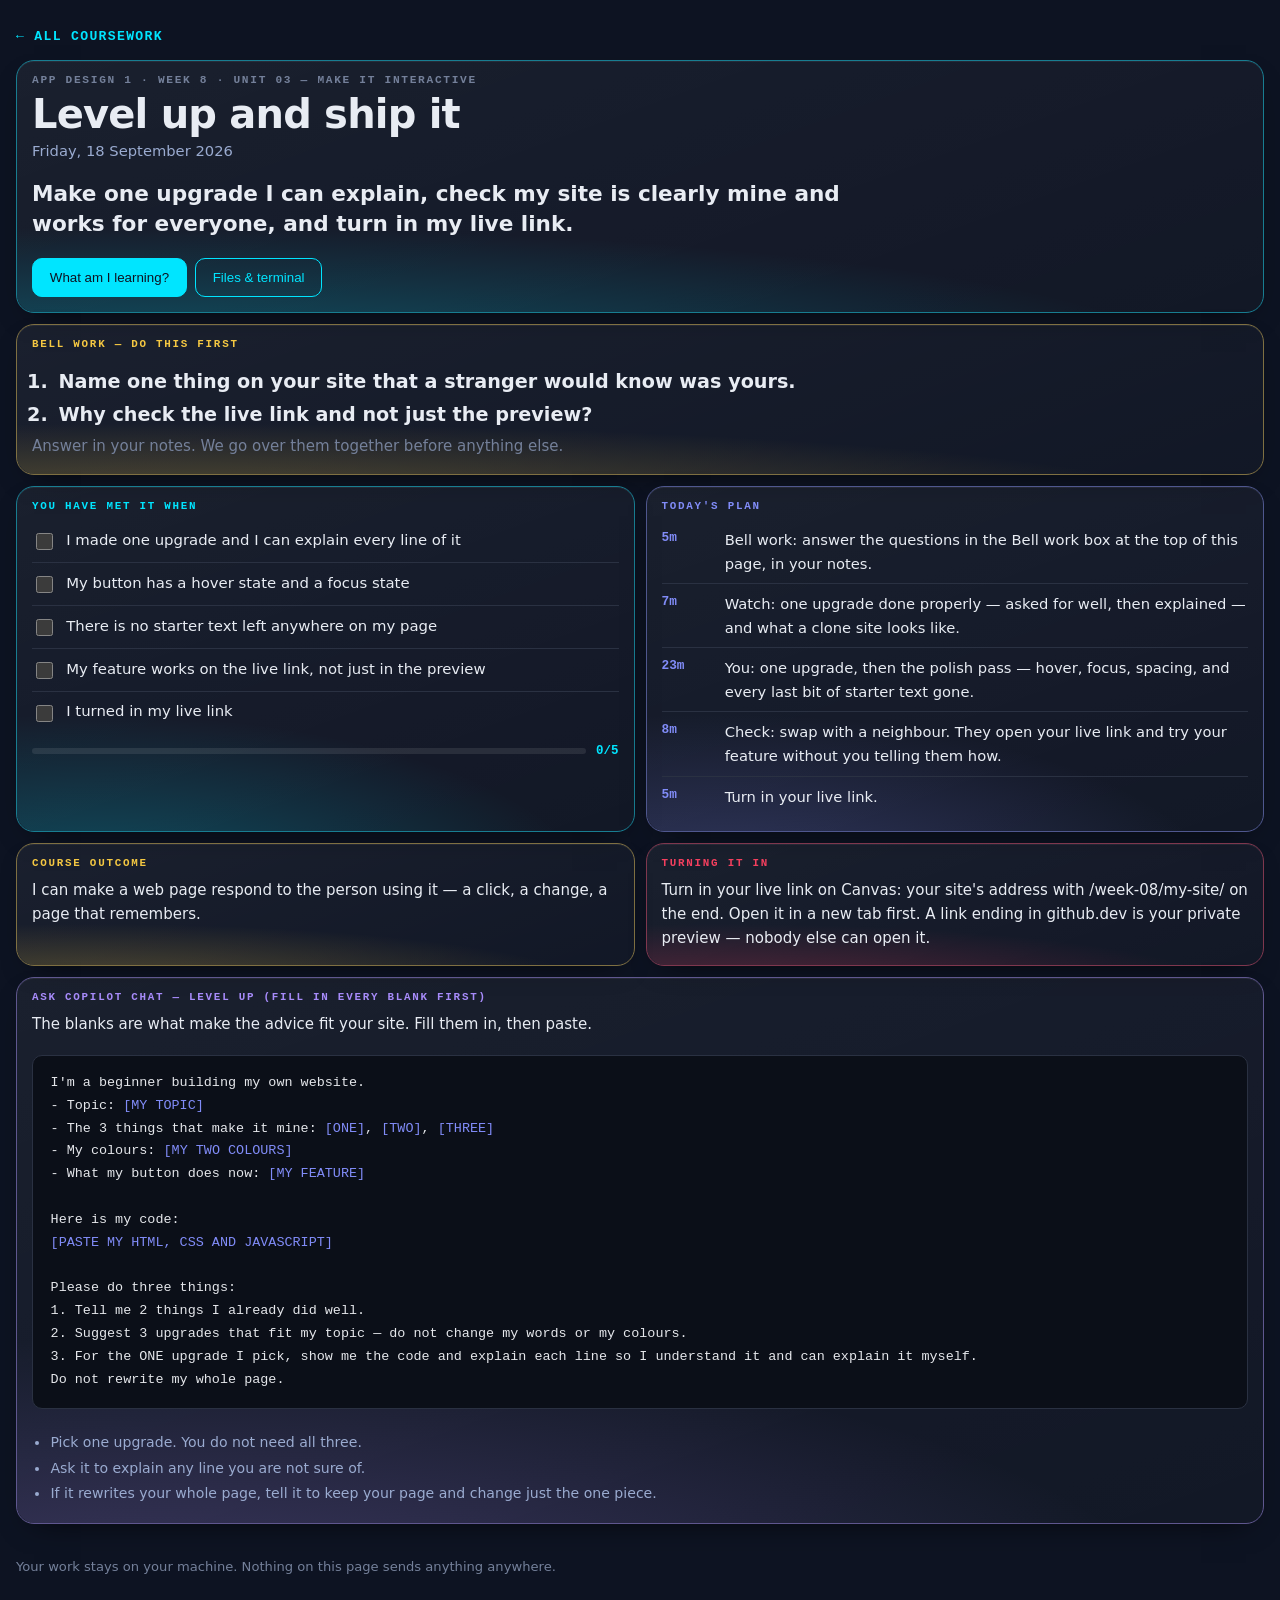
<file: week-08/day-4/index.html>
<!doctype html>
<html lang="en">
<head>
<meta charset="utf-8">
<meta name="viewport" content="width=device-width,initial-scale=1">
<title>Level up and ship it — App Design 1</title>
<meta name="color-scheme" content="dark">
<style>
:root{--acc:var(--ss-cyan,#00e5ff)}
*{box-sizing:border-box}
body{margin:0;background:var(--ss-void,#0d1322);color:var(--ss-bone,#e8ecf3);
  font:16px/1.6 var(--ss-body,"Inter",system-ui,sans-serif);padding:1.4rem 1rem 5rem}
.wrap{max-width:96rem;margin:0 auto}
a.back{display:inline-block;color:var(--acc);text-decoration:none;font:600 .82rem/1 var(--ss-mono,ui-monospace,monospace);
  letter-spacing:.1em;text-transform:uppercase;margin:0 0 1rem}

/* ── the grid: the dashboard's, verbatim in behaviour ───────────────────── */
.bento{display:grid;gap:11px;grid-template-columns:repeat(4,minmax(0,1fr));align-items:stretch}
.bento > *{grid-column:span 2}
.bento > .w1{grid-column:span 1}
.bento > .w4{grid-column:span 4}
/* Height-matching only helps when the tiles in a row are already close. On a phone
   two tiles share a row and one of them is a five-item plan — stretched, its short
   neighbour grew 729px of empty gradient. Ragged is correct at this size. */
@media (max-width:760px){.bento{grid-template-columns:repeat(6,minmax(0,1fr));gap:7px;align-items:start}
  .bento > *{grid-column:span 3} .bento > .w1{grid-column:span 3} .bento > .w4{grid-column:span 6}}
@media (min-width:1500px){.bento{grid-template-columns:repeat(8,minmax(0,1fr))}
  .bento > *{grid-column:span 2} .bento > .w1{grid-column:span 2} .bento > .w4{grid-column:span 8}
  /* the lab keeps six columns and the criteria ride alongside it, so the widest
     screen gains density rather than gaining empty space */
  .bento > .lab{grid-column:span 6} .bento > .lab + *{grid-column:span 2}
  /* The plan is five rows of prose next to two tiles of three lines each. Stretched
     into one row the short pair inflate into dead space, which looks worse than the
     raggedness it was fixing. So the plan takes a narrow column two rows tall and the
     other two stack beside it — the row fills, nothing is padded out to match. */
  .bento > .t-plan{grid-column:span 3;grid-row:span 2}
  .bento > .t-clo, .bento > .t-turn{grid-column:span 5}}

/* ── the tile ───────────────────────────────────────────────────────────── */
.tl{position:relative;overflow:hidden;border-radius:18px;padding:14px 15px 15px;display:flex;flex-direction:column;
  background:linear-gradient(160deg,rgba(255,255,255,.055),rgba(255,255,255,.02));
  border:1px solid color-mix(in srgb, var(--acc) 42%, var(--ss-border,#2a3142));
  box-shadow:0 1px 0 rgba(255,255,255,.06) inset,0 12px 30px -18px rgba(0,0,0,.9);
  transition:transform .16s var(--ss-ease,cubic-bezier(.2,.7,.3,1)),border-color .16s}
.tl::after{content:"";position:absolute;inset:0;pointer-events:none;border-radius:inherit;
  background:radial-gradient(125% 85% at 12% 122%, var(--acc) 0%, transparent 66%);opacity:.30}
.tl > *{position:relative;z-index:1}
.k{display:block;font:600 .68rem/1 var(--ss-mono,ui-monospace,monospace);letter-spacing:.16em;
  text-transform:uppercase;color:var(--acc);margin:0 0 .55rem}

/* hero */
.hero{--acc:var(--ss-cyan,#00e5ff)}
.hero .eyebrow{font:600 .7rem/1 var(--ss-mono,ui-monospace,monospace);letter-spacing:.15em;
  text-transform:uppercase;color:var(--ss-faint,#74809a)}
.hero h1{font-family:var(--ss-display,"Syne",system-ui,sans-serif);font-size:clamp(1.5rem,3.4vw,2.5rem);
  line-height:1.08;letter-spacing:-.02em;margin:.45rem 0 .2rem}
.hero .when{color:var(--ss-mist,#9aabd0);font-size:.92rem;margin:0 0 1rem}
.hero .slo{font-size:clamp(1.05rem,1.7vw,1.35rem);font-weight:600;line-height:1.42;margin:0;max-width:52rem}
.hero .row{display:flex;flex-wrap:wrap;gap:.5rem;margin-top:1.1rem}

button.b{cursor:pointer;font:600 .84rem/1 inherit;padding:.7rem 1.05rem;border-radius:10px;
  border:1px solid var(--acc);background:transparent;color:var(--acc);transition:background .15s,color .15s}
button.b:hover{background:var(--acc);color:var(--ss-void,#0d1322)}
button.b.solid{background:var(--acc);color:var(--ss-void,#0d1322)}
button.b.solid:hover{filter:brightness(1.12)}
a.b{display:inline-block;text-decoration:none}

/* success criteria */
.sc{list-style:none;margin:0;padding:0}
.sc li{border-bottom:1px solid var(--ss-border,#2a3142)}
.sc li:last-child{border-bottom:0}
.sc label{display:flex;gap:.65rem;align-items:flex-start;padding:.55rem 0;cursor:pointer;font-size:.93rem}
.sc input{margin-top:.28rem;width:1.05rem;height:1.05rem;accent-color:var(--acc);flex:none}
.sc input:checked + span{color:var(--ss-faint,#74809a);text-decoration:line-through}
.prog{display:flex;align-items:center;gap:.6rem;margin-top:.7rem}
.prog .bar{flex:1;height:6px;border-radius:99px;background:rgba(255,255,255,.09);overflow:hidden}
.prog .bar i{display:block;height:100%;width:0;background:var(--acc);transition:width .25s}
.prog b{font:700 .78rem/1 var(--ss-mono,ui-monospace,monospace);color:var(--acc)}

/* plan */
.plan{list-style:none;margin:0;padding:0}
.plan li{display:flex;gap:.75rem;padding:.5rem 0;border-bottom:1px solid var(--ss-border,#2a3142);font-size:.92rem}
.plan li:last-child{border-bottom:0}
.plan .m{flex:none;width:3.2rem;font:700 .8rem/1.55 var(--ss-mono,ui-monospace,monospace);color:var(--acc)}

/* generic tile text */
.tl p{margin:0 0 .7rem;font-size:.94rem}.tl p:last-child{margin:0}
.tl .big{font-size:1.02rem;line-height:1.5}

/* ── the lab ────────────────────────────────────────────────────────────── */
.lab{--acc:var(--ss-green,#3effa0)}
.lab .stage{background:rgba(0,0,0,.32);border:1px solid var(--ss-border,#2a3142);border-radius:12px;
  padding:16px;min-height:0;height:clamp(150px,20vh,190px);display:flex}
.lab .stage .fx{flex:1;display:flex;gap:10px;transition:all .28s var(--ss-ease,cubic-bezier(.2,.7,.3,1))}
.lab .box{background:color-mix(in srgb,var(--acc) 30%,transparent);border:1px solid var(--acc);
  border-radius:9px;padding:.7rem .9rem;font:700 .82rem/1.3 var(--ss-mono,ui-monospace,monospace);
  color:var(--ss-bone,#e8ecf3);display:grid;place-items:center;transition:all .28s}
.lab .box.b2{min-height:64px}.lab .box.b3{min-height:88px}
.ctrls{margin-top:.9rem;display:grid;gap:.7rem}
.ctrl .cn{font:600 .68rem/1 var(--ss-mono,ui-monospace,monospace);letter-spacing:.1em;text-transform:uppercase;
  color:var(--ss-faint,#74809a);margin-bottom:.35rem}
.seg{display:flex;flex-wrap:wrap;gap:.35rem}
.seg button{cursor:pointer;font:600 .78rem/1 var(--ss-mono,ui-monospace,monospace);padding:.45rem .7rem;
  border-radius:8px;border:1px solid var(--ss-border,#2a3142);background:transparent;color:var(--ss-mist,#9aabd0)}
.seg button[aria-pressed=true]{background:var(--acc);border-color:var(--acc);color:var(--ss-void,#0d1322)}
.readout{margin-top:.9rem;background:#0b0f18;border:1px solid var(--ss-border,#2a3142);border-radius:10px;
  padding:.8rem .9rem;font:.82rem/1.7 var(--ss-mono,ui-monospace,monospace);color:#cbd5e1;overflow-x:auto}
.readout .p{color:var(--ss-peri,#818cf8)}.readout .v{color:var(--ss-green,#3effa0)}
.axis{margin-top:.75rem;font-size:.87rem;color:var(--ss-mist,#9aabd0)}
.axis b{color:var(--acc)}
.slid{width:100%;accent-color:var(--acc)}

/* ── modal ──────────────────────────────────────────────────────────────── */
dialog{border:none;padding:0;background:transparent;max-width:min(46rem,94vw);width:100%}
dialog::backdrop{background:rgba(6,9,16,.74)}
.sheet{background:var(--ss-ink,#161d31);border:1px solid var(--ss-border,#2a3142);border-radius:18px;
  padding:1.4rem 1.5rem;color:var(--ss-bone,#e8ecf3);max-height:84vh;overflow:auto}
.sheet h3{font-family:var(--ss-display,"Syne",system-ui,sans-serif);font-size:1.25rem;margin:0 0 .8rem}
.sheet p{font-size:.98rem;margin:0 0 .9rem}
.sheet .x{position:sticky;top:0;float:right;cursor:pointer;background:transparent;border:1px solid var(--ss-border,#2a3142);
  color:var(--ss-mist,#9aabd0);border-radius:8px;font:600 .75rem/1 var(--ss-mono,ui-monospace,monospace);padding:.45rem .6rem}
.sheet img{width:100%;height:auto;border-radius:10px;border:1px solid var(--ss-border,#2a3142)}
pre.code{background:#0b0f18;border:1px solid var(--ss-border,#2a3142);border-radius:10px;padding:1rem 1.1rem;
  overflow-x:auto;font:.84rem/1.7 var(--ss-mono,ui-monospace,monospace);color:#e5e7eb;margin:.5rem 0;position:relative}
pre.code b{color:var(--ss-peri,#818cf8);font-weight:400}
.codewrap{position:relative}
.codewrap .cp{position:absolute;top:.55rem;right:.55rem;cursor:pointer;border:1px solid #3b4252;background:#1c2230;
  color:var(--ss-peri,#818cf8);font:600 .72rem/1 var(--ss-mono,ui-monospace,monospace);letter-spacing:.06em;
  text-transform:uppercase;padding:.42rem .65rem;border-radius:6px}
.codewrap .cp.ok{background:#064e3b;border-color:#10b981;color:#6ee7b7}
.files{list-style:none;margin:.5rem 0 0;padding:0}
.files li{padding:.5rem 0;border-top:1px solid var(--ss-border,#2a3142)}
.files a{color:var(--acc);font:600 .9rem/1.5 var(--ss-mono,ui-monospace,monospace);text-decoration:none}
.files span{display:block;color:var(--ss-faint,#74809a);font-size:.85rem;margin-top:.1rem}
.who{display:flex;gap:.7rem;flex-wrap:wrap;margin:0 0 .8rem}
.who label{flex:1 1 9rem;font:600 .7rem/1 var(--ss-mono,ui-monospace,monospace);letter-spacing:.08em;
  text-transform:uppercase;color:var(--ss-faint,#74809a)}
.who input{display:block;width:100%;margin-top:.35rem;padding:.55rem .65rem;font:inherit;color:var(--ss-bone,#e8ecf3);
  background:rgba(0,0,0,.3);border:1px solid var(--ss-border,#2a3142);border-radius:8px}
.who input:focus{outline:none;border-color:var(--acc)}
.hint{color:var(--ss-faint,#74809a);font-size:.85rem;margin:.6rem 0 0}
footer{max-width:96rem;margin:2rem auto 0;color:var(--ss-faint,#74809a);font-size:.82rem}

/* ── JavaScript labs ────────────────────────────────────────────────────────
   A JavaScript day has no box to push around; what it has is a console that talks back.
   So these labs carry a small console, styled like the real one, and every lab's readout
   is the exact code the student would type into script.js. */
.lab .jsrow{display:flex;flex-wrap:wrap;gap:.6rem;align-items:center;width:100%}
.lab .jsin{flex:1;min-width:10rem;padding:.65rem .8rem;border-radius:9px;border:1px solid var(--ss-border,#2a3142);
  background:rgba(0,0,0,.35);color:var(--ss-bone,#e8ecf3);font:.95rem var(--ss-mono,ui-monospace,monospace)}
.lab .jsin:focus{outline:none;border-color:var(--acc)}
.lab .demo{font:700 .95rem/1 inherit;background:var(--acc);color:#0d1322;border:2px solid var(--acc);
  border-radius:10px;padding:.75rem 1.2rem;cursor:pointer;transition:filter .15s,transform .1s}
.lab .demo:hover{filter:brightness(1.12)}.lab .demo:active{transform:translateY(2px)}
.lab .demo:focus-visible{outline:none;box-shadow:0 0 0 4px rgba(255,255,255,.35)}
.lab .val{font:700 clamp(1.3rem,3vw,2.1rem)/1.15 var(--ss-display,system-ui,sans-serif);color:var(--ss-bone,#e8ecf3)}
.lab .stage.col{flex-direction:column;align-items:flex-start;justify-content:center;gap:.8rem;height:auto;min-height:150px}
.devcon{margin-top:.8rem;background:#050810;border:1px solid var(--ss-border,#2a3142);border-radius:10px;
  min-height:4.6rem;max-height:9rem;overflow:auto;padding:.5rem .75rem;font:.8rem/1.6 var(--ss-mono,ui-monospace,monospace)}
.devcon .hd{color:var(--ss-faint,#74809a);font-size:.64rem;letter-spacing:.14em;text-transform:uppercase;margin-bottom:.25rem}
.devcon .ok{color:#e5e7eb}.devcon .ok::before{content:"› ";color:var(--ss-faint,#74809a)}
.devcon .err{color:#fca5a5;background:rgba(244,63,94,.12);border-radius:5px;padding:0 .35rem}

/* ── Bell work ──────────────────────────────────────────────────────────── */
.bellq{margin:.2rem 0 0;padding-left:1.4rem;font-size:clamp(1rem,1.5vw,1.2rem);font-weight:600;line-height:1.45}
.bellq li{margin:.35rem 0;padding-left:.25rem}

/* ── Ask Copilot Chat ───────────────────────────────────────────────────── */
.t-prompt pre.code{white-space:pre-wrap}
.t-prompt .rules{margin:.7rem 0 0;padding-left:1.15rem;font-size:.88rem;color:var(--ss-mist,#9aabd0)}
.t-prompt .rules li{margin:.2rem 0}
</style>
</head>
<body>
<div class="wrap">
  <a class="back" href="../../">&larr; All coursework</a>
  <div class="bento">
    <section class="tl hero w4">
      <div class="eyebrow">App Design 1 &middot; Week 8 &middot; Unit 03 — Make it interactive</div>
      <h1>Level up and ship it</h1>
      <p class="when">Friday, 18 September 2026</p>
      <p class="slo">Make one upgrade I can explain, check my site is clearly mine and works for everyone, and turn in my live link.</p>
      <div class="row">
        <button class="b solid" data-open="m-read" type="button">What am I learning?</button>
        
        <button class="b" data-open="m-files" type="button">Files &amp; terminal</button>
      </div>
    </section>
    <section class="tl w4 t-bell" style="--acc:var(--ss-gold,#f5c842)">
      <span class="k">Bell work — do this first</span>
      <ol class="bellq"><li>Name one thing on your site that a stranger would know was yours.</li><li>Why check the live link and not just the preview?</li></ol>
      <p class="hint">Answer in your notes. We go over them together before anything else.</p>
    </section>
    <section class="tl">
      <span class="k">You have met it when</span>
      <ul class="sc"><li><label><input type="checkbox" data-sc="0"><span>I made one upgrade and I can explain every line of it</span></label></li><li><label><input type="checkbox" data-sc="1"><span>My button has a hover state and a focus state</span></label></li><li><label><input type="checkbox" data-sc="2"><span>There is no starter text left anywhere on my page</span></label></li><li><label><input type="checkbox" data-sc="3"><span>My feature works on the live link, not just in the preview</span></label></li><li><label><input type="checkbox" data-sc="4"><span>I turned in my live link</span></label></li></ul>
      <div class="prog"><div class="bar"><i id="scbar"></i></div><b id="scnum">0/5</b></div>
    </section>
    <section class="tl t-plan" style="--acc:var(--ss-peri,#818cf8)">
      <span class="k">Today's plan</span>
      <ul class="plan"><li><span class="m">5m</span><span>Bell work: answer the questions in the Bell work box at the top of this page, in your notes.</span></li><li><span class="m">7m</span><span>Watch: one upgrade done properly — asked for well, then explained — and what a clone site looks like.</span></li><li><span class="m">23m</span><span>You: one upgrade, then the polish pass — hover, focus, spacing, and every last bit of starter text gone.</span></li><li><span class="m">8m</span><span>Check: swap with a neighbour. They open your live link and try your feature without you telling them how.</span></li><li><span class="m">5m</span><span>Turn in your live link.</span></li></ul>
    </section>
    <section class="tl t-clo" style="--acc:var(--ss-gold,#f5c842)">
      <span class="k">Course outcome</span><p>I can make a web page respond to the person using it — a click, a change, a page that remembers.</p>
    </section>
    <section class="tl t-turn" style="--acc:var(--ss-rose,#f43f5e)">
      <span class="k">Turning it in</span><p>Turn in your live link on Canvas: your site's address with /week-08/my-site/ on the end. Open it in a new tab first. A link ending in github.dev is your private preview — nobody else can open it.</p>
    </section>
    <section class="tl w4 t-prompt" style="--acc:var(--ss-violet,#a78bfa)">
      <span class="k">Ask Copilot Chat — level up (fill in every blank first)</span>
      <p>The blanks are what make the advice fit your site. Fill them in, then paste.</p>
      <div class="codewrap"><button class="cp" type="button">Copy</button><pre class="code">I'm a beginner building my own website.
- Topic: <b>[MY TOPIC]</b>
- The 3 things that make it mine: <b>[ONE]</b>, <b>[TWO]</b>, <b>[THREE]</b>
- My colours: <b>[MY TWO COLOURS]</b>
- What my button does now: <b>[MY FEATURE]</b>

Here is my code:
<b>[PASTE MY HTML, CSS AND JAVASCRIPT]</b>

Please do three things:
1. Tell me 2 things I already did well.
2. Suggest 3 upgrades that fit my topic — do not change my words or my colours.
3. For the ONE upgrade I pick, show me the code and explain each line so I understand it and can explain it myself.
Do not rewrite my whole page.</pre></div>
      <ul class="rules"><li>Pick one upgrade. You do not need all three.</li><li>Ask it to explain any line you are not sure of.</li><li>If it rewrites your whole page, tell it to keep your page and change just the one piece.</li></ul>
    </section>
  </div>
  <footer>Your work stays on your machine. Nothing on this page sends anything anywhere.</footer>
</div>

  <dialog id="m-read"><div class="sheet"><button class="x" data-close type="button">Close</button>
    <h3>What am I learning?</h3><p>Your site does something now. Today it gets better, and then it ships.</p><p>One upgrade, not five. A smarter message, an animation, a second button, a reset — pick the one that fits your topic best. Copilot Chat is there to help, and your job is to ask it the right questions: tell it exactly what you want, and ask it to explain anything you use so you can explain it too.</p><p>Then the polish pass, which is last week's CSS earning its place. Your button gets a hover and a focus state, so it looks clickable and keyboard users can see where they are. Your spacing sticks to three values. And every scrap of starter text goes — “Welcome to my site” on a live page means it is still the template.</p><p>Last, two things before you ship. Delete the console-panel line from index.html, so your live site shows only your page. Then the check that matters most: open your live link in a new tab. If it does not work for you there, it will not work for anyone.</p></div></dialog>

  

  <dialog id="m-files"><div class="sheet"><button class="x" data-close type="button">Close</button>
    <h3>Files &amp; terminal</h3>
    <p>Everything for this week is already in your week folder.</p>

    <h3 style="margin-top:1.3rem">Get the whole week — once</h3>
    <p>The whole week comes down in one go — all four days and the project you build in. Run this once, on Tuesday, in the terminal at the bottom of your Codespace.</p>
    <div class="codewrap"><button class="cp" type="button">Copy</button><pre class="code"><b># the whole week in one go — do this once</b>
npx degit coltonsharp-dev/ALA2627-ASD-Coursework/week-08 week-08
cd week-08/my-site
python -m http.server 8000</pre></div>
    <p>Wednesday to Friday there is nothing to pull. Your project is already in week-08/my-site — open it, start the preview with the last line, and keep going.</p>
    <p class="hint">Terminal not co-operating? The Week 8 page has a Download button for the same project. Use it and keep going — do not lose a period to a command.</p>
  </div></dialog>
<script>
var NL = String.fromCharCode(10);
var RC = null;

/* modals */
document.querySelectorAll("[data-open]").forEach(function(b){
  b.addEventListener("click", function(){
    var d = document.getElementById(b.getAttribute("data-open"));
    if (d && d.showModal) d.showModal();
  });
});
document.querySelectorAll("[data-close]").forEach(function(b){
  b.addEventListener("click", function(){ b.closest("dialog").close(); });
});
document.querySelectorAll("dialog").forEach(function(d){
  d.addEventListener("click", function(e){ if (e.target === d) d.close(); });
});

/* success criteria progress */
var scBoxes = [].slice.call(document.querySelectorAll("input[data-sc]"));
var scBar = document.getElementById("scbar"), scNum = document.getElementById("scnum");
function scSync(){
  var n = scBoxes.filter(function(b){ return b.checked; }).length;
  if (scBar) scBar.style.width = (scBoxes.length ? (n / scBoxes.length) * 100 : 0) + "%";
  if (scNum) scNum.textContent = n + "/" + scBoxes.length;
}
scBoxes.forEach(function(b){ b.addEventListener("change", scSync); });
scSync();

/* copy buttons */
document.querySelectorAll(".codewrap .cp").forEach(function(b){
  b.addEventListener("click", function(){
    var t = b.parentElement.querySelector("pre").innerText;
    function done(){ b.textContent = "Copied"; b.classList.add("ok");
      setTimeout(function(){ b.textContent = "Copy"; b.classList.remove("ok"); }, 1600); }
    function fb(){ var r = document.createRange(); r.selectNodeContents(b.parentElement.querySelector("pre"));
      var s = getSelection(); s.removeAllRanges(); s.addRange(r); b.textContent = "Press Ctrl+C";
      setTimeout(function(){ b.textContent = "Copy"; }, 2200); }
    if (navigator.clipboard) navigator.clipboard.writeText(t).then(done, fb); else fb();
  });
});

/* ---- labs ---- */
var fx = document.getElementById("fx"), ro = document.getElementById("ro"), axis = document.getElementById("axis");
var state = {};
function segWire(onChange){
  document.querySelectorAll(".seg").forEach(function(seg){
    var prop = seg.getAttribute("data-prop");
    var pressed = seg.querySelector("[aria-pressed=true]");
    state[prop] = pressed ? pressed.getAttribute("data-v") : null;
    seg.querySelectorAll("button").forEach(function(btn){
      btn.addEventListener("click", function(){
        seg.querySelectorAll("button").forEach(function(o){ o.setAttribute("aria-pressed", "false"); });
        btn.setAttribute("aria-pressed", "true");
        state[prop] = btn.getAttribute("data-v");
        onChange();
      });
    });
  });
  onChange();
}
function css(rules){
  return rules.map(function(r){
    return '<span class="p">' + r[0] + '</span>: <span class="v">' + r[1] + '</span>;';
  }).join("<br>");
}

if (fx && document.querySelector('.seg[data-prop="flex-direction"]')) {
  segWire(function(){
    fx.style.flexDirection  = state["flex-direction"];
    fx.style.justifyContent = state["justify-content"];
    fx.style.alignItems     = state["align-items"];
    ro.innerHTML = ".cards {<br>&nbsp;&nbsp;" + css([
      ["display","flex"],["flex-direction",state["flex-direction"]],
      ["justify-content",state["justify-content"]],["align-items",state["align-items"]]
    ]).split("<br>").join("<br>&nbsp;&nbsp;") + "<br>}";
    var col = state["flex-direction"] === "column";
    axis.innerHTML = col
      ? "Direction is <b>column</b>, so the main axis runs <b>down</b>. justify-content is now moving things <b>vertically</b> and align-items is moving them <b>across</b>. They swapped."
      : "Direction is <b>row</b>, so the main axis runs <b>across</b>. justify-content moves things <b>horizontally</b>, align-items moves them <b>vertically</b>.";
  });
}

if (fx && document.querySelector('.seg[data-prop="tool"]')) {
  var b1 = document.getElementById("sb1"), b2 = document.getElementById("sb2"), b3 = document.getElementById("sb3");
  segWire(function(){
    var n = state["size"] + "px", tool = state["tool"];
    fx.style.gap = tool === "gap" ? n : "0px";
    [b1,b2,b3].forEach(function(b){
      b.style.padding = tool === "padding" ? n : "0.7rem 0.9rem";
      b.style.margin  = tool === "margin"  ? n : "0px";
    });
    ro.innerHTML = tool === "gap"
      ? ".cards {<br>&nbsp;&nbsp;" + css([["display","flex"],["gap",n]]).split("<br>").join("<br>&nbsp;&nbsp;") + "<br>}"
      : ".card {<br>&nbsp;&nbsp;" + css([[tool,n]]) + "<br>}";
    axis.innerHTML = tool === "gap"
      ? "<b>gap</b> sits between the boxes and adds nothing to the outside edges. It only works because the parent is a flex container."
      : tool === "padding"
        ? "<b>padding</b> is inside each box, so the boxes grow. The space between them has not changed."
        : "<b>margin</b> is outside each box, so it pushes the neighbours away &mdash; and it also pushes against the container edge, which gap does not.";
  });
}

if (document.getElementById("dbtn")) {
  var ro2 = document.getElementById("ro");
  ro2.innerHTML = ".btn:hover&nbsp;&nbsp;&nbsp;&nbsp;{ " + '<span class="p">filter</span>: <span class="v">brightness(1.15)</span>;' + " }<br>" +
    ".btn:focus-visible { " + '<span class="p">box-shadow</span>: <span class="v">0 0 0 4px</span>;' + " }<br>" +
    ".btn:active&nbsp;&nbsp;&nbsp;{ " + '<span class="p">transform</span>: <span class="v">translateY(2px)</span>;' + " }";
}

/* ---- JavaScript labs ---- */
function escH(t){ return String(t).split("&").join("&amp;").split("<").join("&lt;").split(">").join("&gt;"); }
var cout = document.getElementById("cout");
function logLine(text, bad){
  if (!cout) return;
  var row = document.createElement("div"); row.className = bad ? "err" : "ok"; row.textContent = text;
  cout.appendChild(row); cout.scrollTop = cout.scrollHeight;
}

if (document.querySelector('[data-lab="console"]')) {
  var cin = document.getElementById("cin");
  var cline = function(){
    var msg = cin.value;
    return state["quotes"] === "forgot" ? "console.log(" + msg + ");" : 'console.log("' + msg + '");';
  };
  segWire(function(){ ro.innerHTML = '<span class="p">// script.js</span><br>' + escH(cline()); });
  cin.addEventListener("input", function(){ ro.innerHTML = '<span class="p">// script.js</span><br>' + escH(cline()); });
  document.getElementById("crun").addEventListener("click", function(){
    var msg = cin.value;
    if (state["quotes"] === "forgot") {
      /* the real browser error, not a made-up one: one word is a name nobody defined;
         several words are not even valid code, so the browser stops before running it */
      var parts = msg.trim().split(" ").filter(function(w){ return w.length; });
      if (parts.length > 1) {
        logLine("Uncaught SyntaxError: missing ) after argument list", true);
        axis.innerHTML = "Red. Without quotes, JavaScript reads <b>" + escH(parts[0]) + " " + escH(parts[1]) + "</b> as code, and that is not valid code &mdash; so nothing in the file runs. Quotes mean <b>this is text</b>.";
      } else {
        var word = parts[0] || "message";
        logLine("Uncaught ReferenceError: " + word + " is not defined", true);
        axis.innerHTML = "Red. Without quotes JavaScript thinks <b>" + escH(word) + "</b> is the name of something, and nothing has that name. Quotes mean <b>this is text</b>.";
      }
    } else {
      logLine(msg, false);
      axis.innerHTML = "It printed. That is JavaScript talking back to you &mdash; every day this week starts here.";
    }
  });
}

if (document.querySelector('[data-lab="click"]')) {
  var kb = document.getElementById("cbtn"), kt = document.getElementById("ctext");
  var kcol = ["#3effa0", "#f5c842", "#818cf8", "#f43f5e"], kci = 0, kev = null;
  var kdo = function(){
    var d = state["does"];
    if (d === "log") logLine("The button was used (" + state["event"] + ")", false);
    if (d === "text") kt.textContent = "You did it. The page changed.";
    if (d === "colour") { kci = (kci + 1) % kcol.length; kb.style.background = kcol[kci]; kb.style.borderColor = kcol[kci]; }
  };
  segWire(function(){
    if (kev) kb.removeEventListener(kev, kdo);
    kev = state["event"]; kb.addEventListener(kev, kdo);
    kt.textContent = "Nothing has happened yet."; kb.style.background = ""; kb.style.borderColor = "";
    var inner = state["does"] === "log" ? 'console.log("The button was used");'
      : state["does"] === "text" ? 'output.textContent = "You did it. The page changed.";'
      : 'button.style.background = "gold";';
    var lines = ['const button = document.querySelector("#action");'];
    if (state["does"] === "text") lines.push('const output = document.querySelector("#output");');
    lines.push("");
    lines.push('button.addEventListener("' + kev + '", function () {');
    ro.innerHTML = lines.map(escH).join("<br>") + "<br>&nbsp;&nbsp;" + escH(inner) + "<br>" + escH("});");
    axis.innerHTML = kev === "click" ? "<b>click</b> runs the function once the button is pressed and let go."
      : kev === "dblclick" ? "<b>dblclick</b> needs two quick clicks. Try one click &mdash; nothing happens now."
      : "<b>mouseenter</b> runs the moment the pointer arrives. No click at all.";
  });
}

if (document.querySelector('[data-lab="state"]')) {
  var sb = document.getElementById("sbtn"), sv = document.getElementById("sval");
  var count = 0, isOn = false, spot = 0, msgs = ["Go team!", "Practice starts at 3", "Big game Friday"];
  var sdraw = function(){
    var f = state["feature"], code = [];
    if (f === "counter") { sv.textContent = String(count); sb.textContent = "Add one";
      code = ["let count = " + count + ";", "", "function addOne() {", "  count = count + 1;", "  output.textContent = count;", "}", "", 'button.addEventListener("click", addOne);']; }
    if (f === "toggle") { sv.textContent = isOn ? "ON" : "OFF"; sb.textContent = "Switch";
      code = ["let isOn = " + isOn + ";", "", "function flip() {", "  isOn = !isOn;", '  output.textContent = isOn ? "ON" : "OFF";', "}", "", 'button.addEventListener("click", flip);']; }
    if (f === "messages") { sv.textContent = msgs[spot]; sb.textContent = "Next";
      code = ['let messages = ["Go team!", "Practice starts at 3", "Big game Friday"];', "let spot = " + spot + ";", "", "function next() {", "  spot = (spot + 1) % messages.length;", "  output.textContent = messages[spot];", "}", "", 'button.addEventListener("click", next);']; }
    ro.innerHTML = code.map(function(l){ return escH(l).split("  ").join("&nbsp;&nbsp;"); }).join("<br>");
  };
  sb.addEventListener("click", function(){
    var f = state["feature"];
    if (f === "counter") count = count + 1;
    if (f === "toggle") isOn = !isOn;
    if (f === "messages") spot = (spot + 1) % msgs.length;
    sdraw();
    axis.innerHTML = "Look at the first line: the value changed. <b>That is a variable</b> &mdash; the page remembering something between clicks.";
  });
  segWire(sdraw);
}

/* receipt */
var rcGo = document.getElementById("rc-go");
if (rcGo) rcGo.addEventListener("click", function(){
  var name = (document.getElementById("rc-name").value || "").trim();
  var period = (document.getElementById("rc-period").value || "").trim();
  var msg = document.getElementById("rc-msg");
  if (!name) { msg.textContent = "Put your name in first — the receipt is no use without it."; return; }
  var boxes = [].slice.call(document.querySelectorAll("input[data-rc]"));
  var items = boxes.map(function(b){
    return { done: b.checked, text: b.parentElement.querySelector("span").textContent.trim() };
  });
  var doneN = items.filter(function(i){ return i.done; }).length;
  var L = [];
  L.push("RECEIPT — " + RC.course);
  L.push(RC.title);
  L.push("Week " + RC.week + " · Day " + RC.day + " · " + RC.date);
  L.push("");
  L.push("Name:      " + name);
  L.push("Period:    " + (period || "not given"));
  L.push("Finished:  " + new Date().toLocaleString());
  L.push("Completed: " + doneN + " of " + items.length);
  L.push("");
  L.push("WHAT I DID");
  items.forEach(function(i, n){ L.push("  [" + (i.done ? "x" : " ") + "] " + (n + 1) + ". " + i.text); });
  L.push("");
  var basis = name + "|" + period + "|" + RC.day + "|" + items.map(function(i){ return i.done ? 1 : 0; }).join("");
  var h = 0; for (var k = 0; k < basis.length; k++) { h = ((h << 5) - h + basis.charCodeAt(k)) | 0; }
  L.push("check: " + (h >>> 0).toString(36).toUpperCase());
  L.push("(If this line is edited it will not match the answers above.)");
  var a = document.createElement("a");
  a.href = URL.createObjectURL(new Blob([L.join(NL)], { type: "text/plain" }));
  a.download = RC.file + "-" + name.toLowerCase().replace(/[^a-z0-9]+/g, "-").replace(/^-|-$/g, "") + ".txt";
  document.body.appendChild(a); a.click(); a.remove();
  msg.textContent = "Downloaded. Upload that file to the assignment.";
});
</script>
</body>
</html>
</file>
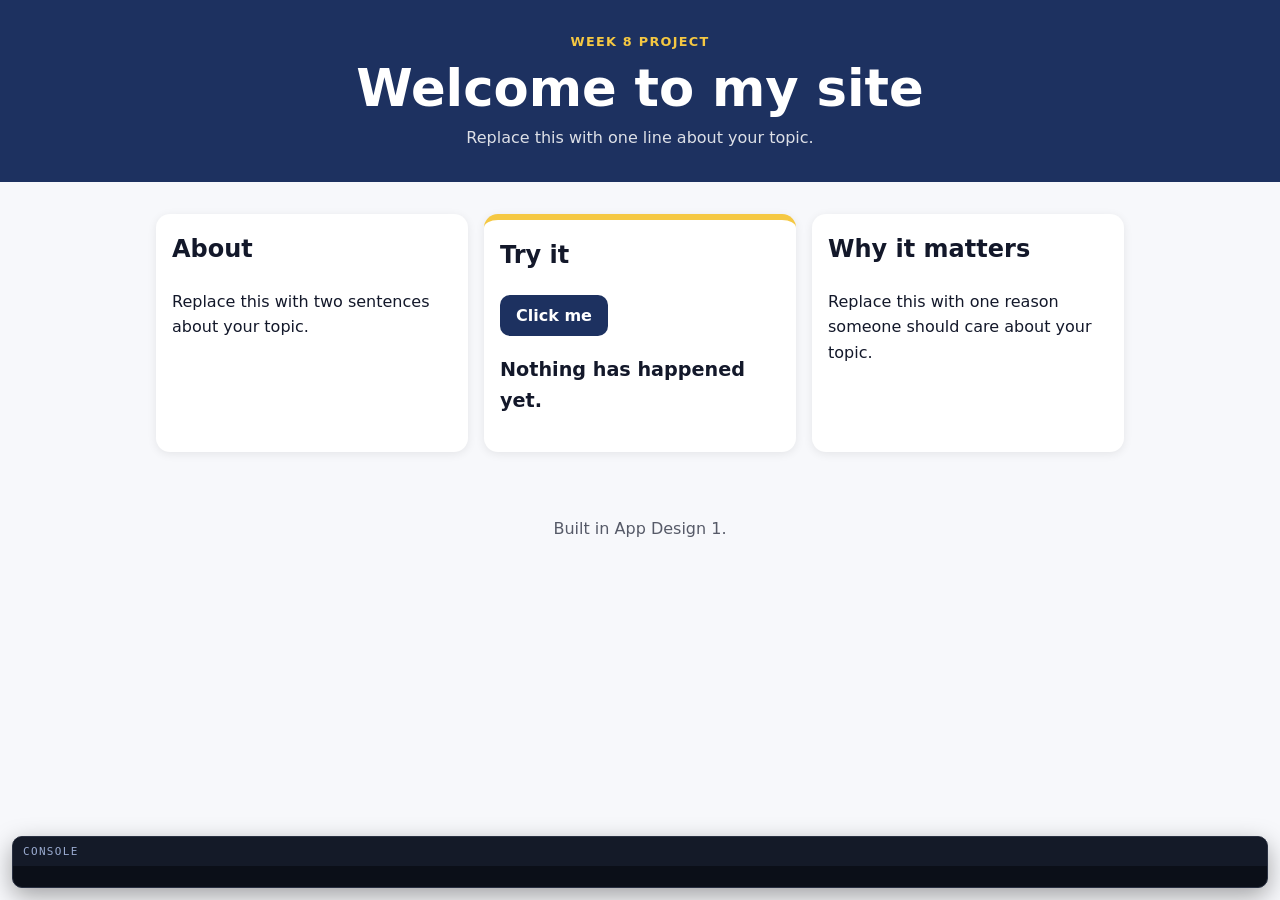
<file: week-08/my-site/index.html>
<!doctype html>
<html lang="en">
<head>
  <meta charset="utf-8">
  <meta name="viewport" content="width=device-width, initial-scale=1">
  <!-- DAY 1 · TODO 1: change the title to your topic -->
  <title>My Site</title>
  <link rel="stylesheet" href="styles.css">
  <!-- The console panel: shows console.log messages and errors at the bottom of the page,
       because school Chromebooks block the browser's own console.
       DAY 4: delete this one line before you ship, so your live site shows only your page. -->
  <script src="console-panel.js" defer></script>
  <!-- This line connects your JavaScript. "defer" means: wait until the page has loaded, then run it. Do not delete it. -->
  <script src="script.js" defer></script>
</head>
<body>
  <!--
    MY CONTRACT FOR THE WEEK  (DAY 1 · TODO 2 — fill in all four, then save)
    My topic:
    My colours:
    My headline:
    The one thing only my site does:
  -->

  <header class="top">
    <p class="kicker">Week 8 project</p>
    <!-- DAY 1 · TODO 3: your headline, in your own words -->
    <h1>Welcome to my site</h1>
    <!-- DAY 1 · TODO 4: one line that tells a stranger what this page is about -->
    <p class="tagline">Replace this with one line about your topic.</p>
  </header>

  <main class="cards">
    <section class="card">
      <h2>About</h2>
      <p>Replace this with two sentences about your topic.</p>
    </section>

    <section class="card feature">
      <h2>Try it</h2>
      <!-- DAY 2: this is your button. Its id, "action", is how JavaScript finds it. -->
      <button id="action" type="button">Click me</button>
      <!-- DAY 2: JavaScript writes into this paragraph. Its id is "output". -->
      <p id="output">Nothing has happened yet.</p>
    </section>

    <section class="card">
      <h2>Why it matters</h2>
      <p>Replace this with one reason someone should care about your topic.</p>
    </section>
  </main>

  <footer class="bottom">
    <p>Built in App Design 1.</p>
  </footer>
</body>
</html>
</file>
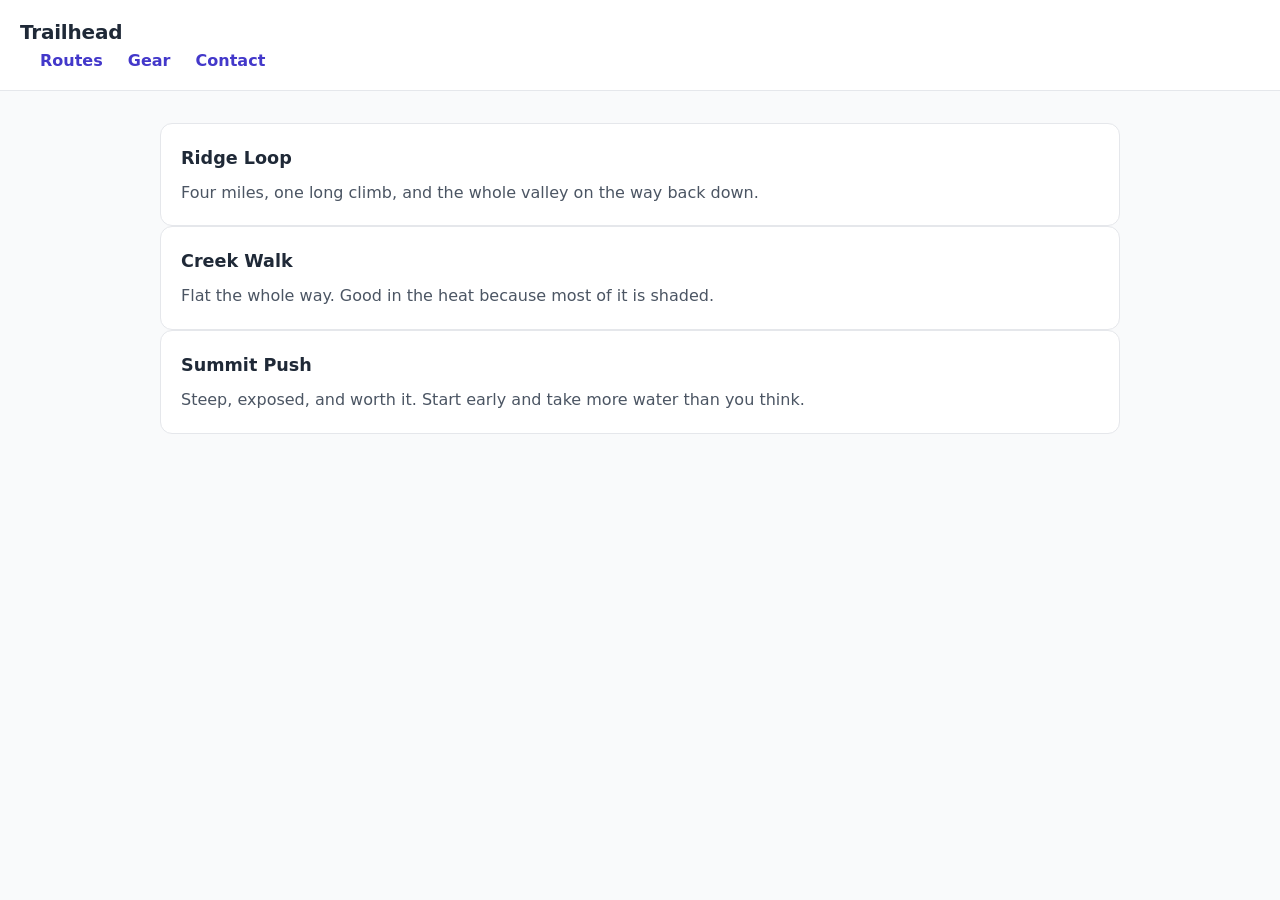
<file: day-24/starter.html>
<!doctype html>
<html lang="en">
<head>
  <meta charset="utf-8">
  <meta name="viewport" content="width=device-width,initial-scale=1">
  <title>Trailhead — starter</title>
  <link rel="stylesheet" href="styles.css">
</head>
<body>

  <!-- Do not change this HTML. Everything you need to do happens in styles.css. -->

  <header class="site-header">
    <div class="logo">Trailhead</div>
    <nav class="nav">
      <a href="#">Routes</a>
      <a href="#">Gear</a>
      <a href="#">Contact</a>
    </nav>
  </header>

  <main>
    <section class="cards">
      <article class="card">
        <h2>Ridge Loop</h2>
        <p>Four miles, one long climb, and the whole valley on the way back down.</p>
      </article>
      <article class="card">
        <h2>Creek Walk</h2>
        <p>Flat the whole way. Good in the heat because most of it is shaded.</p>
      </article>
      <article class="card">
        <h2>Summit Push</h2>
        <p>Steep, exposed, and worth it. Start early and take more water than you think.</p>
      </article>
    </section>
  </main>

</body>
</html>
</file>
<file: styles.css>
/* ============================================================
   styles.css — this is YOURS to change. That is the point.
   Every value below is a decision somebody made. Change one,
   commit, and look at what happened.
   ============================================================ */

/* The custom properties. Change a colour ONCE here and it
   changes everywhere it is used further down. */
:root {
  --ink: #ffffff;
  /* body text */
  --muted: #d0d0d0;
  /* quieter text */
  --accent: #19a34a;
  /* links and rules — make this yours */
  --paper: #333333;
  --line: #777777;
  --measure: 34rem;
  /* how wide a line of text gets before it wraps */
}

/* A sensible reset. Without border-box, padding makes boxes
   wider than you asked for, and nothing lines up. */
*,
*::before,
*::after {
  box-sizing: border-box;
}

body {
  margin: 0 auto;
  padding: 3rem 1.25rem 4rem;
  max-width: var(--measure);
  background: var(--paper);
  color: var(--ink);
  font: 1rem/1.65 "Times New Roman", Times, serif;
}

h1 {
  margin: 0;
  font-size: 2.15rem;
  line-height: 1.15;
  letter-spacing: -0.02em;
}

.tagline {
  margin: 0.5rem 0 0;
  color: var(--muted);
  font-size: 1.05rem;
}

h2 {
  margin: 2.75rem 0 0.75rem;
  padding-bottom: 0.4rem;
  border-bottom: 1px solid var(--line);
  font-size: 0.82rem;
  font-weight: 700;
  letter-spacing: 0.12em;
  text-transform: uppercase;
  color: var(--accent);
}

ul {
  margin: 0;
  padding-left: 1.1rem;
}

li {
  margin-bottom: 0.6rem;
}

a {
  color: var(--accent);
  text-underline-offset: 3px;
}

a:hover {
  text-decoration: none;
}

.square-viewport {
  overflow-x: auto;
  padding: 0.5rem 0;
}

.square {
  display: flex;
  align-items: flex-end;
  width: 500px;
  height: 500px;
  border: 2px solid var(--ink);
  background: var(--paper);
}

.square-fill {
  width: 100%;
  height: 100%;
  background: #ffff00;
  transition: height 200ms ease;
}

.fill-controls {
  display: flex;
  flex-wrap: wrap;
  gap: 0.5rem;
  margin-top: 0.75rem;
}

.fill-button {
  border: 1px solid var(--accent);
  border-radius: 0.25rem;
  padding: 0.5rem 0.75rem;
  background: var(--accent);
  color: var(--paper);
  cursor: pointer;
  font: inherit;
  font-weight: 700;
}

.fill-button[aria-pressed="true"] {
  background: var(--accent);
  border-color: var(--accent);
}

.fill-button:focus-visible {
  outline: 3px solid var(--line);
  outline-offset: 3px;
}

.fill-status {
  margin: 0.75rem 0 0;
  color: var(--muted);
}

.response-form {
  margin-top: 1.5rem;
}

.response-form label,
.answer-label {
  display: block;
  margin-bottom: 0.4rem;
  font-weight: 700;
}

.response-row {
  display: flex;
  gap: 0.5rem;
}

.response-row input,
textarea {
  border: 1px solid var(--line);
  border-radius: 0.25rem;
  padding: 0.6rem 0.7rem;
  background: var(--paper);
  color: var(--ink);
  font: inherit;
}

.response-row input {
  min-width: 0;
  flex: 1;
}

.response-row button {
  border: 1px solid var(--accent);
  border-radius: 0.25rem;
  padding: 0.5rem 0.75rem;
  background: var(--accent);
  color: var(--paper);
  cursor: pointer;
  font: inherit;
  font-weight: 700;
}

.response-row input:focus-visible,
.response-row button:focus-visible,
textarea:focus-visible {
  outline: 3px solid var(--line);
  outline-offset: 3px;
}

.response-status {
  min-height: 1.65em;
  margin: 0.5rem 0 0;
  color: var(--muted);
}

.answer-label {
  margin-top: 1rem;
}

textarea {
  display: block;
  width: 100%;
  resize: vertical;
}

.good-stuff {
  margin-top: 1rem;
}

.good-stuff-button,
.watch-choice {
  border: 1px solid var(--accent);
  border-radius: 0.25rem;
  padding: 0.5rem 0.75rem;
  background: var(--accent);
  color: var(--paper);
  cursor: pointer;
  font: inherit;
  font-weight: 700;
}

.watch-confirmation p {
  margin: 0 0 0.5rem;
  font-weight: 700;
}

.watch-choice+.watch-choice {
  margin-left: 0.5rem;
}

.good-stuff-button:focus-visible,
.watch-choice:focus-visible {
  outline: 3px solid var(--line);
  outline-offset: 3px;
}

.vehicle-arena {
  position: relative;
  height: 220px;
  overflow: hidden;
  border: 2px solid var(--line);
  background: #1a1a1a;
  outline: none;
}

.vehicle-arena:focus-visible {
  outline: 3px solid var(--accent);
  outline-offset: 3px;
}

.vehicle {
  position: absolute;
  top: 0;
  left: 0;
  width: 76px;
  height: 38px;
  display: grid;
  place-items: center;
  border: 2px solid var(--ink);
  color: #111111;
  font: 700 0.68rem/1 sans-serif;
  transition: transform 90ms linear;
}

.vehicle-wasd {
  background: #52d273;
}

.vehicle-arrows {
  background: #f2a65a;
}

.game-viewport {
  max-width: 100%;
  overflow: auto;
  padding: 0.5rem 0;
}

.game-board {
  position: relative;
  box-sizing: content-box;
  width: 1000px;
  height: 1000px;
  overflow: hidden;
  border: 2px solid #a6a69a;
  background-color: #f5f3ec;
  background-image:
    linear-gradient(to right, #d8d7ce 1px, transparent 1px),
    linear-gradient(to bottom, #d8d7ce 1px, transparent 1px);
  background-size: 50px 50px;
  outline: none;
}

.game-board:focus-visible {
  outline: 3px solid var(--accent);
  outline-offset: 3px;
}

.game-block {
  position: absolute;
  top: 40px;
  left: 40px;
  width: 50px;
  height: 80px;
  border: 2px solid #172b35;
  background: #e76f51;
  transition: left 70ms linear, top 70ms linear;
}

footer {
  margin-top: 3.5rem;
  padding-top: 1rem;
  border-top: 1px solid var(--line);
  color: var(--muted);
  font-size: 0.85rem;
}

/* Someone reading this on a phone is the common case, not the
   edge case. Test it there before you call the page done. */
@media (max-width: 30rem) {
  body {
    padding-top: 2rem;
  }

  h1 {
    font-size: 1.8rem;
  }
}
</file>
<file: Example-websites/styles.css>
:root {
  --paper: #f3f0e8;
  --ink: #171614;
  --line: rgba(23, 22, 20, .2);
  --orange: #ff6338;
  --yellow: #f5dc4d;
  --cobalt: #3458e9;
  --coral: #f28d78;
  --lilac: #c9b9f3;
  --green: #a7c878;
  --serif: "Fraunces", Georgia, serif;
  --sans: "Space Grotesk", sans-serif;
  --mono: "DM Mono", monospace;
}

* {
  box-sizing: border-box;
}

html {
  scroll-behavior: smooth;
}

body {
  margin: 0;
  background: var(--paper);
  color: var(--ink);
  font-family: var(--sans);
  overflow-x: hidden;
}

button,
a {
  font: inherit;
  color: inherit;
}

button {
  border: 0;
  cursor: pointer;
}

.page-noise {
  position: fixed;
  inset: 0;
  opacity: .07;
  pointer-events: none;
  z-index: 10;
  background-image: url("data:image/svg+xml,%3Csvg viewBox='0 0 140 140' xmlns='http://www.w3.org/2000/svg'%3E%3Cfilter id='n'%3E%3CfeTurbulence type='fractalNoise' baseFrequency='.8' numOctaves='3' stitchTiles='stitch'/%3E%3C/filter%3E%3Crect width='100%25' height='100%25' filter='url(%23n)' opacity='.5'/%3E%3C/svg%3E");
}

.masthead,
.footer {
  display: flex;
  justify-content: space-between;
  align-items: center;
  padding: 26px 4.5vw;
  font: 500 11px var(--mono);
  text-transform: uppercase;
  letter-spacing: .08em;
}

.masthead {
  border-bottom: 1px solid var(--line);
}

.wordmark {
  text-decoration: none;
  font: 600 14px var(--sans);
  text-transform: lowercase;
  letter-spacing: -.03em;
}

.wordmark-mark {
  color: var(--orange);
  font-size: 23px;
  margin-right: 5px;
}

.masthead-meta {
  color: #66625b;
}

.status-dot {
  display: inline-block;
  width: 7px;
  height: 7px;
  border-radius: 50%;
  background: #5d9b4d;
  margin-right: 8px;
  animation: pulse 2s infinite;
}

.meta-slash {
  color: var(--orange);
  padding: 0 12px;
}

main {
  max-width: 1400px;
  margin: auto;
  padding: 0 4.5vw 100px;
}

.intro {
  min-height: 68vh;
  padding: 12vh 0 10vh;
  position: relative;
}

.intro-kicker,
.study-heading {
  display: flex;
  justify-content: space-between;
  gap: 20px;
  font: 500 10px var(--mono);
  text-transform: uppercase;
  letter-spacing: .08em;
}

.intro-kicker {
  max-width: 430px;
  color: #6d6960;
}

.intro-kicker span:first-child {
  color: var(--orange);
}

h1 {
  max-width: 900px;
  margin: 42px 0 30px;
  font: 600 clamp(60px, 11vw, 168px)/.82 var(--serif);
  letter-spacing: -.075em;
}

h1 em {
  color: var(--orange);
  font-style: normal;
}

.intro-copy {
  width: min(310px, 80vw);
  margin: 0;
  font-size: 15px;
  line-height: 1.45;
}

.scroll-cue {
  position: absolute;
  right: 0;
  bottom: 10vh;
  display: flex;
  align-items: center;
  gap: 11px;
  font: 10px var(--mono);
  text-decoration: none;
  text-transform: uppercase;
  letter-spacing: .08em;
}

.scroll-line {
  width: 48px;
  height: 1px;
  background: var(--ink);
}

.experiment-grid {
  display: grid;
  grid-template-columns: repeat(12, 1fr);
  gap: 16px;
}

.study {
  min-height: 340px;
  padding: 18px;
  position: relative;
  overflow: hidden;
  grid-column: span 4;
}

.study-wide {
  grid-column: span 8;
}

.study-heading {
  color: rgba(23, 22, 20, .66);
}

.study-dark,
.study-black {
  color: var(--paper);
  background: #1a1917;
}

.study-black {
  background: #101010;
}

.study-cobalt {
  background: var(--cobalt);
  color: white;
}

.study-coral {
  background: var(--coral);
}

.study-yellow {
  background: var(--yellow);
}

.study-lilac {
  background: var(--lilac);
}

.study-green {
  background: var(--green);
}

.study-caption {
  position: absolute;
  bottom: 18px;
  left: 18px;
  margin: 0;
  font: 600 18px var(--serif);
}

.cursor-stage {
  height: 280px;
  display: grid;
  place-items: center;
  position: relative;
  overflow: hidden;
  background: #dfdbcf;
  --cursor-x: 50%;
  --cursor-y: 50%;
}

.cursor-stage::before {
  content: "";
  position: absolute;
  inset: -20%;
  background: radial-gradient(circle 130px at var(--cursor-x) var(--cursor-y), #ff6338 0%, #ff6338 12%, transparent 60%);
  mix-blend-mode: multiply;
}

.cursor-copy {
  display: flex;
  flex-direction: column;
  z-index: 1;
  font: 500 12px var(--mono);
  text-align: center;
  text-transform: uppercase;
  line-height: 1.2;
}

.cursor-copy strong {
  font: 600 clamp(32px, 5vw, 66px) var(--serif);
  text-transform: lowercase;
}

.cursor-crosshair {
  position: absolute;
  left: var(--cursor-x);
  top: var(--cursor-y);
  width: 15px;
  height: 15px;
  border: 1px solid var(--ink);
  border-radius: 50%;
  transform: translate(-50%, -50%);
}

.tilt-wrap,
.spring-stage,
.drag-stage,
.dial {
  height: 270px;
  display: grid;
  place-items: center;
}

.tilt-card {
  width: 190px;
  height: 210px;
  padding: 18px;
  display: flex;
  flex-direction: column;
  justify-content: space-between;
  background: var(--orange);
  color: var(--paper);
  transform-style: preserve-3d;
  transition: transform .12s ease-out;
  box-shadow: 10px 10px 0 rgba(23, 22, 20, .13);
}

.tilt-card strong {
  font: 600 31px/.86 var(--serif);
  letter-spacing: -.05em;
}

.tilt-orbit,
.tilt-foot {
  font: 10px var(--mono);
}

.tilt-orbit {
  align-self: end;
}

.tilt-foot {
  opacity: .8;
}

.spring-button {
  padding: 19px 25px;
  display: flex;
  align-items: center;
  gap: 12px;
  background: var(--paper);
  color: var(--ink);
  font-weight: 600;
  border-radius: 100px;
  box-shadow: 0 8px 0 rgba(0, 0, 0, .14);
  transition: transform .15s cubic-bezier(.2, 1.8, .4, 1), box-shadow .15s;
}

.spring-button:active,
.spring-button.is-pressed {
  transform: translateY(7px) scale(.96);
  box-shadow: 0 1px 0 rgba(0, 0, 0, .14);
}

.spring-icon {
  font-size: 24px;
  line-height: 0;
}

.spring-ring {
  position: absolute;
  width: 210px;
  height: 210px;
  border: 1px solid rgba(255, 255, 255, .5);
  border-radius: 50%;
  pointer-events: none;
}

.spring-ring.is-rippling {
  animation: ripple .7s ease-out;
}

.marquee-stage {
  height: 270px;
  display: flex;
  align-items: center;
  width: calc(100% + 36px);
  margin-left: -18px;
  overflow: hidden;
  transform: rotate(-5deg);
}

.marquee-track {
  display: flex;
  align-items: center;
  gap: 25px;
  white-space: nowrap;
  font: 600 clamp(50px, 7vw, 100px)/1 var(--serif);
  letter-spacing: -.07em;
  animation: marquee 12s linear infinite;
}

.marquee-track span:nth-child(2n) {
  color: var(--orange);
  font-family: var(--sans);
  font-size: .45em;
}

.study-type {
  background: var(--orange);
}

.kinetic-word {
  position: relative;
  margin: 80px 0 0 8%;
  background: none;
  font: 600 clamp(60px, 10vw, 145px)/.8 var(--serif);
  letter-spacing: -.08em;
}

.kinetic-word:hover {
  font-style: italic;
  transform: skewX(-12deg);
}

.kinetic-underline {
  position: absolute;
  left: 2%;
  right: -3%;
  bottom: -10px;
  height: 9px;
  background: var(--ink);
  transform: scaleX(.15);
  transform-origin: left;
  transition: transform .5s cubic-bezier(.2, 1.4, .3, 1);
}

.kinetic-word:hover .kinetic-underline,
.kinetic-word.is-open .kinetic-underline {
  transform: scaleX(1);
}

.drag-stage {
  position: relative;
  height: 270px;
}

.drag-orb {
  width: 115px;
  height: 115px;
  display: grid;
  place-items: center;
  position: absolute;
  left: calc(50% - 57px);
  top: calc(50% - 57px);
  border: 2px solid var(--ink);
  border-radius: 50%;
  background: var(--yellow);
  font: 11px var(--mono);
  text-transform: uppercase;
  cursor: grab;
  user-select: none;
}

.drag-orb:active {
  cursor: grabbing;
}

.drag-label {
  position: absolute;
  right: 0;
  bottom: 0;
  font: 10px var(--mono);
}

.reveal-door {
  width: 80%;
  height: 175px;
  margin: 46px auto 0;
  display: flex;
  flex-direction: column;
  justify-content: center;
  align-items: center;
  position: relative;
  background: var(--ink);
  color: var(--paper);
  overflow: hidden;
}

.door-top,
.door-bottom {
  transition: transform .5s cubic-bezier(.2, 1.5, .3, 1);
  font: 600 28px var(--serif);
}

.door-bottom {
  color: var(--orange);
  transform: translateY(55px);
}

.door-label {
  position: absolute;
  top: 12px;
  right: 12px;
  font: 9px var(--mono);
  text-transform: uppercase;
}

.reveal-door.is-open .door-top {
  transform: translateY(-55px);
}

.reveal-door.is-open .door-bottom {
  transform: translateY(0);
}

.study-grid {
  background: #dfdbcf;
}

.dot-field {
  height: 270px;
  display: grid;
  grid-template-columns: repeat(12, 1fr);
  grid-template-rows: repeat(5, 1fr);
  align-items: center;
  gap: 10px;
  padding: 40px 20px;
}

.grid-dot {
  width: 9px;
  aspect-ratio: 1;
  justify-self: center;
  border-radius: 50%;
  background: var(--ink);
  transition: transform .5s cubic-bezier(.2, 1.8, .4, 1), background .3s;
}

.study-grid:hover .grid-dot {
  transform: scale(2.8);
  background: var(--orange);
  transition-delay: calc(var(--i) * 20ms);
}

.dial {
  height: 270px;
  width: 100%;
  background: none;
  position: relative;
}

.dial::before {
  content: "";
  width: 145px;
  height: 145px;
  border: 1px dashed var(--ink);
  border-radius: 50%;
}

.dial-knob {
  position: absolute;
  width: 100px;
  height: 100px;
  border-radius: 50%;
  background: var(--orange);
  box-shadow: 7px 7px 0 rgba(23, 22, 20, .15);
  transition: filter .3s, transform .3s;
}

.dial:hover .dial-knob {
  filter: hue-rotate(35deg);
  transform: scale(1.07);
}

.dial-number {
  position: absolute;
  font: 600 22px var(--mono);
}

.observer-stage {
  height: 270px;
  display: grid;
  place-items: center;
  position: relative;
}

.observer-shape {
  width: 150px;
  height: 150px;
  display: grid;
  place-items: center;
  border: 1px solid var(--orange);
  color: var(--orange);
  transform: rotate(-45deg) scale(.4);
  opacity: 0;
  transition: transform 1s cubic-bezier(.16, 1, .3, 1), opacity .7s;
}

.observer-shape span {
  transform: rotate(45deg);
  font: 600 48px var(--serif);
}

.observer-shape.is-visible {
  transform: rotate(0) scale(1);
  opacity: 1;
}

.observer-line {
  position: absolute;
  bottom: 35px;
  left: 15%;
  right: 15%;
  border-bottom: 1px solid rgba(243, 240, 232, .3);
}

.footer {
  border-top: 1px solid var(--line);
  color: #6d6960;
}

.footer span:last-child {
  color: var(--orange);
}

@keyframes pulse {
  50% {
    opacity: .35;
  }
}

@keyframes ripple {
  0% {
    transform: scale(.5);
    opacity: 1;
  }

  100% {
    transform: scale(1.3);
    opacity: 0;
  }
}

@keyframes marquee {
  to {
    transform: translateX(-50%);
  }
}

@media (max-width: 800px) {
  .masthead-meta {
    display: none;
  }

  .intro {
    min-height: 72vh;
    padding-top: 10vh;
  }

  .scroll-cue {
    bottom: 7vh;
  }

  .study,
  .study-wide {
    grid-column: span 12;
  }

  .study {
    min-height: 350px;
  }

  .cursor-stage,
  .tilt-wrap,
  .spring-stage,
  .drag-stage,
  .dial,
  .marquee-stage,
  .dot-field,
  .observer-stage {
    height: 285px;
  }
}

@media (max-width: 480px) {

  .masthead,
  .footer {
    padding-left: 20px;
    padding-right: 20px;
  }

  main {
    padding: 0 20px 70px;
  }

  h1 {
    font-size: 19vw;
  }

  .intro {
    min-height: 74vh;
  }

  .intro-copy {
    font-size: 14px;
  }

  .footer {
    font-size: 9px;
  }
}
</file>
<file: assignments/01-this-is-me/styles.css>
/* ═══════════════════════════════════════════════════════════════════════════
   styles.css — how the page LOOKS.
   This is the file you will spend the most time in.

   Everything below is grouped and labelled. You can change any value.
   If you break something badly, delete what you changed and save again.
   ═══════════════════════════════════════════════════════════════════════ */


/* ── THE THEMES ────────────────────────────────────────────────────────────
   Six colour schemes. The buttons at the top switch between them by changing
   data-theme on the <html> tag, and each block below fills in the same six
   names with different colours.

   TODO 11 — Pick your favourite theme, then change ITS colours to yours.
   Use https://coolors.co if you want help choosing.                        */

[data-theme="midnight"] {
  --bg:        #0f1420;   /* page background      */
  --surface:   #1a2131;   /* cards and boxes      */
  --text:      #e9edf5;   /* main writing         */
  --muted:     #94a2bd;   /* quieter writing      */
  --accent:    #4dd4ff;   /* buttons, highlights  */
  --accent-2:  #ffd166;   /* a second highlight   */
  --line:      #2a3348;   /* borders              */
}
[data-theme="paper"] {
  --bg: #f6f5f1; --surface: #ffffff; --text: #16181d; --muted: #5d6470;
  --accent: #2f6df6; --accent-2: #e0562f; --line: #dcd9d2;
}
[data-theme="sunset"] {
  --bg: #1b1020; --surface: #2a1730; --text: #ffeaf3; --muted: #c79bb4;
  --accent: #ff6b9d; --accent-2: #ffb86b; --line: #45264f;
}
[data-theme="forest"] {
  --bg: #0d1a14; --surface: #14261d; --text: #e6f4ea; --muted: #8fb5a0;
  --accent: #4ade80; --accent-2: #fbbf24; --line: #21382b;
}
[data-theme="candy"] {
  --bg: #fff5fb; --surface: #ffffff; --text: #2b1b2b; --muted: #7c6280;
  --accent: #d946ef; --accent-2: #22d3ee; --line: #f2dcec;
}
[data-theme="mono"] {
  --bg: #ffffff; --surface: #fafafa; --text: #111111; --muted: #666666;
  --accent: #111111; --accent-2: #666666; --line: #e2e2e2;
}


/* ── THE TYPEFACES ─────────────────────────────────────────────────────────
   The Type buttons swap data-font on <html>. These are system fonts, so they
   load instantly and work offline.                                          */

[data-font="sans"]  { --face: system-ui, -apple-system, "Segoe UI", Roboto, sans-serif; }
[data-font="serif"] { --face: Georgia, "Iowan Old Style", "Times New Roman", serif; }
[data-font="mono"]  { --face: ui-monospace, "Cascadia Code", Consolas, monospace; }


/* ── THE BASICS ────────────────────────────────────────────────────────────
   TODO 12 — Try changing --radius to 0 for sharp corners, or 24px for round. */

:root { --radius: 14px; --pad: 20px; --max: 860px; }

* { box-sizing: border-box; }

body {
  margin: 0;
  background: var(--bg);
  color: var(--text);
  font-family: var(--face);
  font-size: 17px;
  line-height: 1.65;
  /* transition makes the theme change fade instead of snap */
  transition: background .25s ease, color .25s ease;
}

main { max-width: var(--max); margin: 0 auto; padding: 0 var(--pad); }

section { padding: 48px 0; border-bottom: 1px solid var(--line); }
section:last-of-type { border-bottom: 0; }


/* ── HEADINGS AND TEXT ─────────────────────────────────────────────────────
   TODO 13 — Make the h1 bigger or smaller. clamp() means: never below the
   first number, never above the last, and it scales in between.             */

h1 { font-size: clamp(38px, 8vw, 68px); line-height: 1.05; margin: 8px 0 14px; }
h2 { font-size: clamp(22px, 4vw, 30px); margin: 0 0 6px; }
h3 { font-size: 18px; margin: 10px 0 6px; }

.eyebrow {
  font-size: 13px; letter-spacing: .14em; text-transform: uppercase;
  color: var(--accent); margin: 0;
}
.lede { font-size: 19px; color: var(--muted); max-width: 52ch; }
.section-note { color: var(--muted); font-size: 15px; margin: 0 0 18px; }


/* ── THE HERO ──────────────────────────────────────────────────────────── */

.hero { padding: 64px 0 48px; }
.hero-actions { display: flex; gap: 10px; flex-wrap: wrap; margin-top: 22px; }

.btn {
  display: inline-block; padding: 11px 20px; border-radius: 999px;
  text-decoration: none; font-size: 15px; font-weight: 600;
  transition: transform .15s ease;
}
.btn:hover { transform: translateY(-2px); }
.btn-solid { background: var(--accent); color: var(--bg); }
.btn-ghost { border: 1px solid var(--line); color: var(--text); }


/* ── THE CARDS ─────────────────────────────────────────────────────────────
   The Layout buttons change data-layout, and the three rules below decide
   how the cards arrange themselves.                                         */

.grid { display: grid; gap: 14px; }
[data-layout="stack"] .grid { grid-template-columns: 1fr; }
[data-layout="split"] .grid { grid-template-columns: repeat(auto-fit, minmax(240px, 1fr)); }
[data-layout="cards"] .grid { grid-template-columns: repeat(auto-fit, minmax(170px, 1fr)); }

.card {
  background: var(--surface); border: 1px solid var(--line);
  border-radius: var(--radius); padding: 18px;
  /* these two lines are the fade-in — app.js adds .is-in when you scroll */
  opacity: 0; transform: translateY(10px);
  transition: opacity .5s ease, transform .5s ease, border-color .2s;
}
.card.is-in { opacity: 1; transform: none; }
.card:hover { border-color: var(--accent); }
.card-icon { font-size: 26px; }
.card p { color: var(--muted); font-size: 15.5px; margin-bottom: 0; }


/* ── THE NOW LIST ──────────────────────────────────────────────────────── */

.nowlist { list-style: none; padding: 0; margin: 0;
  display: flex; flex-direction: column; gap: 2px; }
.nowlist li {
  display: flex; gap: 14px; align-items: baseline;
  padding: 11px 0; border-bottom: 1px dashed var(--line);
}
.now-k { color: var(--muted); font-size: 14px; min-width: 110px; }
.now-v { font-weight: 600; }


/* ── THE PICKERS ───────────────────────────────────────────────────────── */

.picker { display: flex; align-items: center; gap: 10px; flex-wrap: wrap;
  padding: 12px 0; }
.picker-q { min-width: 200px; color: var(--muted); }
.picker button {
  font: inherit; font-size: 15px; padding: 8px 16px; cursor: pointer;
  background: var(--surface); color: var(--text);
  border: 1px solid var(--line); border-radius: 999px;
  transition: border-color .15s, background .15s;
}
.picker button:hover { border-color: var(--accent); }
.picker button.is-picked { background: var(--accent); color: var(--bg);
  border-color: var(--accent); }


/* ── THE QUOTE ─────────────────────────────────────────────────────────── */

blockquote {
  margin: 0; padding: 20px 24px; background: var(--surface);
  border-left: 4px solid var(--accent-2); border-radius: 0 var(--radius) var(--radius) 0;
}
blockquote p { font-size: 21px; margin: 0 0 8px; }
cite { color: var(--muted); font-style: normal; font-size: 15px; }


/* ── THE CONTROL BAR ───────────────────────────────────────────────────────
   You can restyle this, but do not delete it — the buttons are how the
   page changes.                                                             */

.controls {
  position: sticky; top: 0; z-index: 10;
  display: flex; gap: 22px; align-items: center; flex-wrap: wrap;
  padding: 12px var(--pad);
  background: var(--surface); border-bottom: 1px solid var(--line);
}
.controls-label { font-size: 12px; letter-spacing: .14em; text-transform: uppercase;
  color: var(--muted); }
.control { display: flex; align-items: center; gap: 8px; }
.control-name { font-size: 12px; color: var(--muted); }

.swatches { display: flex; gap: 6px; }
.sw { width: 22px; height: 22px; border-radius: 6px; cursor: pointer;
  border: 2px solid transparent; }
.sw.is-on { border-color: var(--text); }
.sw-midnight { background: #0f1420; } .sw-paper { background: #f6f5f1; }
.sw-sunset   { background: #ff6b9d; } .sw-forest { background: #4ade80; }
.sw-candy    { background: #d946ef; } .sw-mono   { background: #ffffff;
  box-shadow: inset 0 0 0 1px #ccc; }

.pills { display: flex; gap: 5px; }
.pills button {
  font: inherit; font-size: 13px; padding: 5px 12px; cursor: pointer;
  background: transparent; color: var(--muted);
  border: 1px solid var(--line); border-radius: 999px;
}
.pills button.is-on { background: var(--accent); color: var(--bg);
  border-color: var(--accent); }


/* ── THE FOOTER ────────────────────────────────────────────────────────── */

footer { max-width: var(--max); margin: 0 auto; padding: 32px var(--pad) 56px;
  color: var(--muted); font-size: 14px; }


/* ── PHONES ────────────────────────────────────────────────────────────────
   Anything inside this block only applies on screens under 600px wide.
   TODO 14 — Open your page on your phone and see if anything looks wrong.  */

@media (max-width: 600px) {
  body { font-size: 16px; }
  section { padding: 34px 0; }
  .hero { padding: 40px 0 30px; }
  .now-k { min-width: 90px; }
  .controls { gap: 14px; }
}


/* ── ACCESSIBILITY ─────────────────────────────────────────────────────────
   Some people set their device to reduce motion. This turns the animations
   off for them. Leave it in.                                               */

/* Printing: no animation runs, so force everything visible. A printed page with
   three empty boxes is the worst possible version of this assignment. */
@media print {
  .card { opacity: 1 !important; transform: none !important; }
  .controls { display: none; }
  body { background: #fff; color: #000; }
}

@media (prefers-reduced-motion: reduce) {
  * { transition: none !important; animation: none !important; }
  .card { opacity: 1; transform: none; }
}
</file>
<file: week-08/my-site/styles.css>
/* styles.css — the look of your Week 8 project.
   Last week's CSS is all here: variables, flexbox, a spacing scale, and states. */

/* ── DAY 1 · TODO 5: your colours ─────────────────────────────────────────
   Change these two to colours YOU picked. Everything on the page uses them. */
:root {
  --main: #1d3160;     /* the background of the header and the button */
  --accent: #f5c842;   /* the colour that pops */
  --text: #13182a;
  --paper: #f7f8fb;

  /* the spacing scale: use only these three */
  --space-s: 8px;
  --space-m: 16px;
  --space-l: 32px;
}

/* ── the page ───────────────────────────────────────────────────────────── */
* { box-sizing: border-box; }

body {
  margin: 0;
  font-family: system-ui, -apple-system, "Segoe UI", sans-serif;
  line-height: 1.6;
  color: var(--text);
  background: var(--paper);
}

.top {
  background: var(--main);
  color: white;
  padding: var(--space-l) var(--space-m);
  text-align: center;
}

.kicker {
  margin: 0;
  color: var(--accent);
  font-weight: 700;
  letter-spacing: 0.1em;
  text-transform: uppercase;
  font-size: 0.8rem;
}

.top h1 { margin: var(--space-s) 0; font-size: clamp(2rem, 6vw, 3.2rem); line-height: 1.1; }
.tagline { margin: 0; opacity: 0.85; }

/* ── the cards: flexbox from Week 7 ─────────────────────────────────────── */
.cards {
  display: flex;
  flex-wrap: wrap;
  gap: var(--space-m);
  padding: var(--space-l) var(--space-m);
  max-width: 1000px;
  margin: 0 auto;
}

.card {
  flex: 1 1 260px;
  background: white;
  border-radius: 14px;
  padding: var(--space-m);
  box-shadow: 0 2px 10px rgba(0, 0, 0, 0.08);
}

.card h2 { margin-top: 0; }

.feature { border-top: 6px solid var(--accent); }

/* ── the button, with its states ────────────────────────────────────────── */
#action {
  font: inherit;
  font-weight: 700;
  color: white;
  background: var(--main);
  border: 0;
  border-radius: 10px;
  padding: var(--space-s) var(--space-m);
  cursor: pointer;
}

/* DAY 4: give your button a hover state and a focus state here */

#output {
  font-size: 1.2rem;
  font-weight: 700;
}

.bottom {
  text-align: center;
  padding: var(--space-m);
  opacity: 0.7;
}
</file>
<file: day-24/styles.css>
/* ============================================================
   Trailhead — styles.css
   Everything you write today goes in this file.
   The base styling is already done. You are doing the LAYOUT.
   ============================================================ */

body{
  margin: 0;
  font-family: system-ui, -apple-system, "Segoe UI", sans-serif;
  color: #1f2937;
  background: #f9fafb;
  line-height: 1.6;
}

main{ max-width: 60rem; margin: 0 auto; padding: 2rem 1.25rem; }


/* ------------------------------------------------------------
   1. THE HEADER ROW
   Right now the logo and the nav are stacked on top of each other,
   because a div and a nav are both block elements.

   Make them sit on ONE row, with the logo hard left, the nav hard
   right, and both lined up through the middle.

   Ask yourself in this order:
     - which element is the CONTAINER? that is what gets display:flex
     - which axis is the main axis right now?
     - which property spaces things ALONG that axis?
     - which property lines things up ACROSS it?
   ------------------------------------------------------------ */

.site-header{
  background: #ffffff;
  border-bottom: 1px solid #e5e7eb;
  padding: 1rem 1.25rem;

  /* YOUR CODE HERE */

}

.logo{ font-weight: 800; font-size: 1.25rem; letter-spacing: -0.01em; }

.nav a{
  color: #4338ca;
  text-decoration: none;
  font-weight: 600;
  margin-left: 1.25rem;
}


/* ------------------------------------------------------------
   2. THE CARD ROW
   The three cards are stacked. Put them side by side, sharing the
   width evenly, with a real gap between them — not a margin.

   Two of these go on the CONTAINER and one goes on the CARDS.
   Work out which is which before you type anything.
   ------------------------------------------------------------ */

.cards{

  /* YOUR CODE HERE */

}

.card{
  background: #ffffff;
  border: 1px solid #e5e7eb;
  border-radius: 12px;
  padding: 1.25rem;

  /* YOUR CODE HERE — how does a card take an equal share? */

}

.card h2{ margin: 0 0 .5rem; font-size: 1.1rem; }
.card p{ margin: 0; color: #4b5563; }


/* ------------------------------------------------------------
   3. IF YOU FINISH EARLY
   Change .cards to flex-direction: column and look at what happens
   to the property you used to space them out. Then change it back.
   That one change is the whole lesson.
   ------------------------------------------------------------ */
</file>
